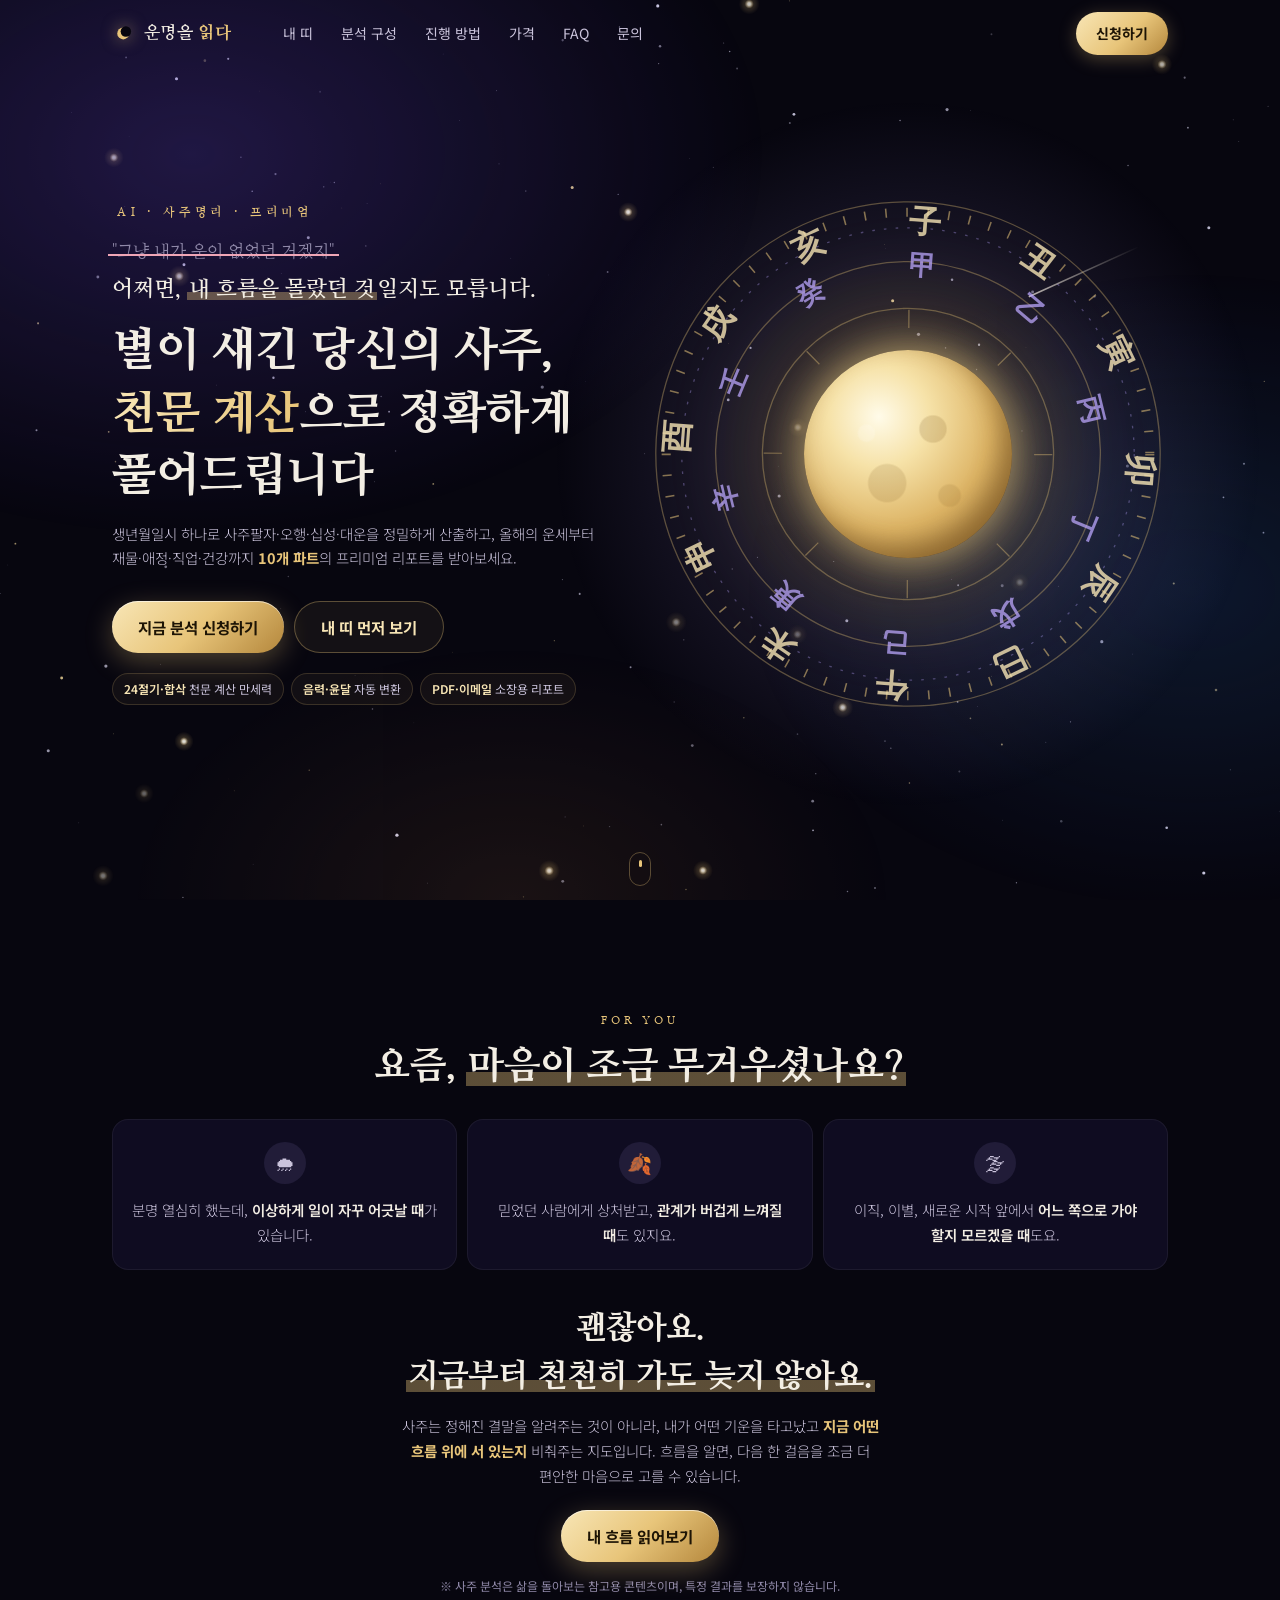
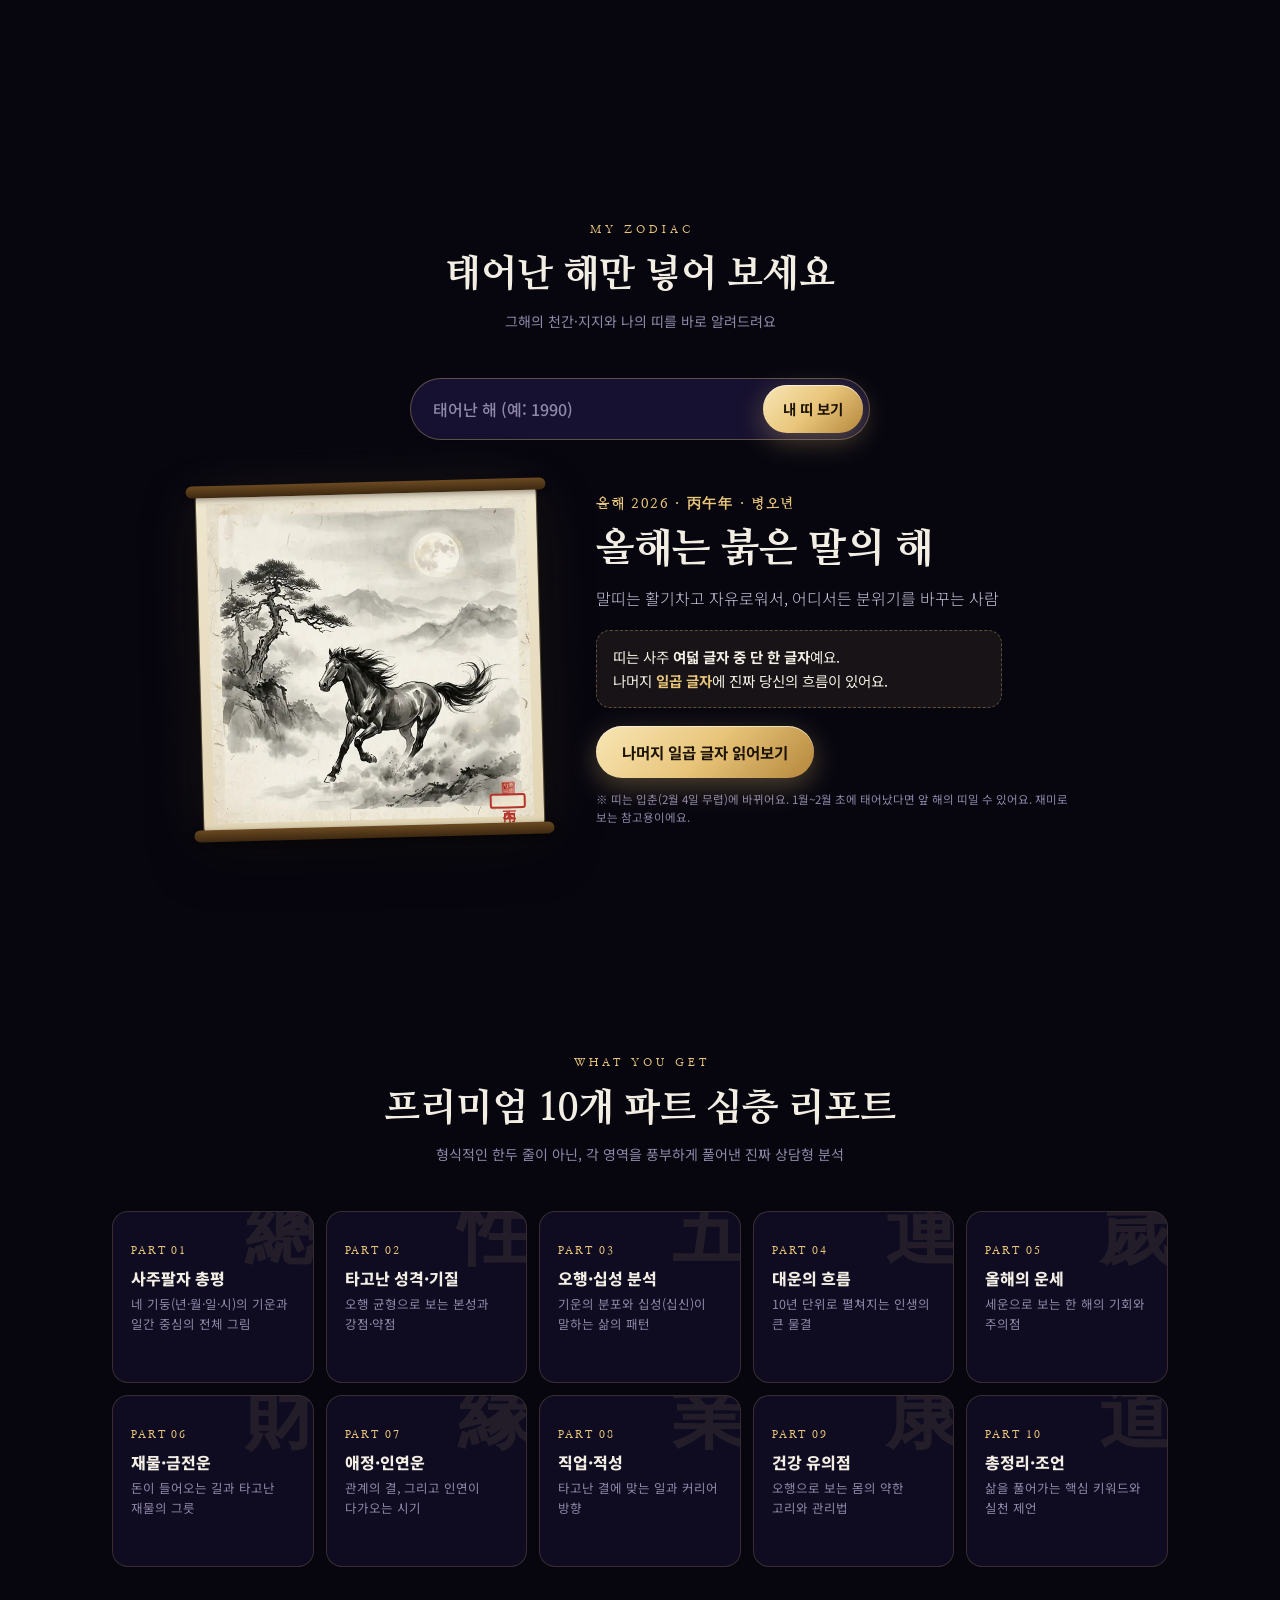
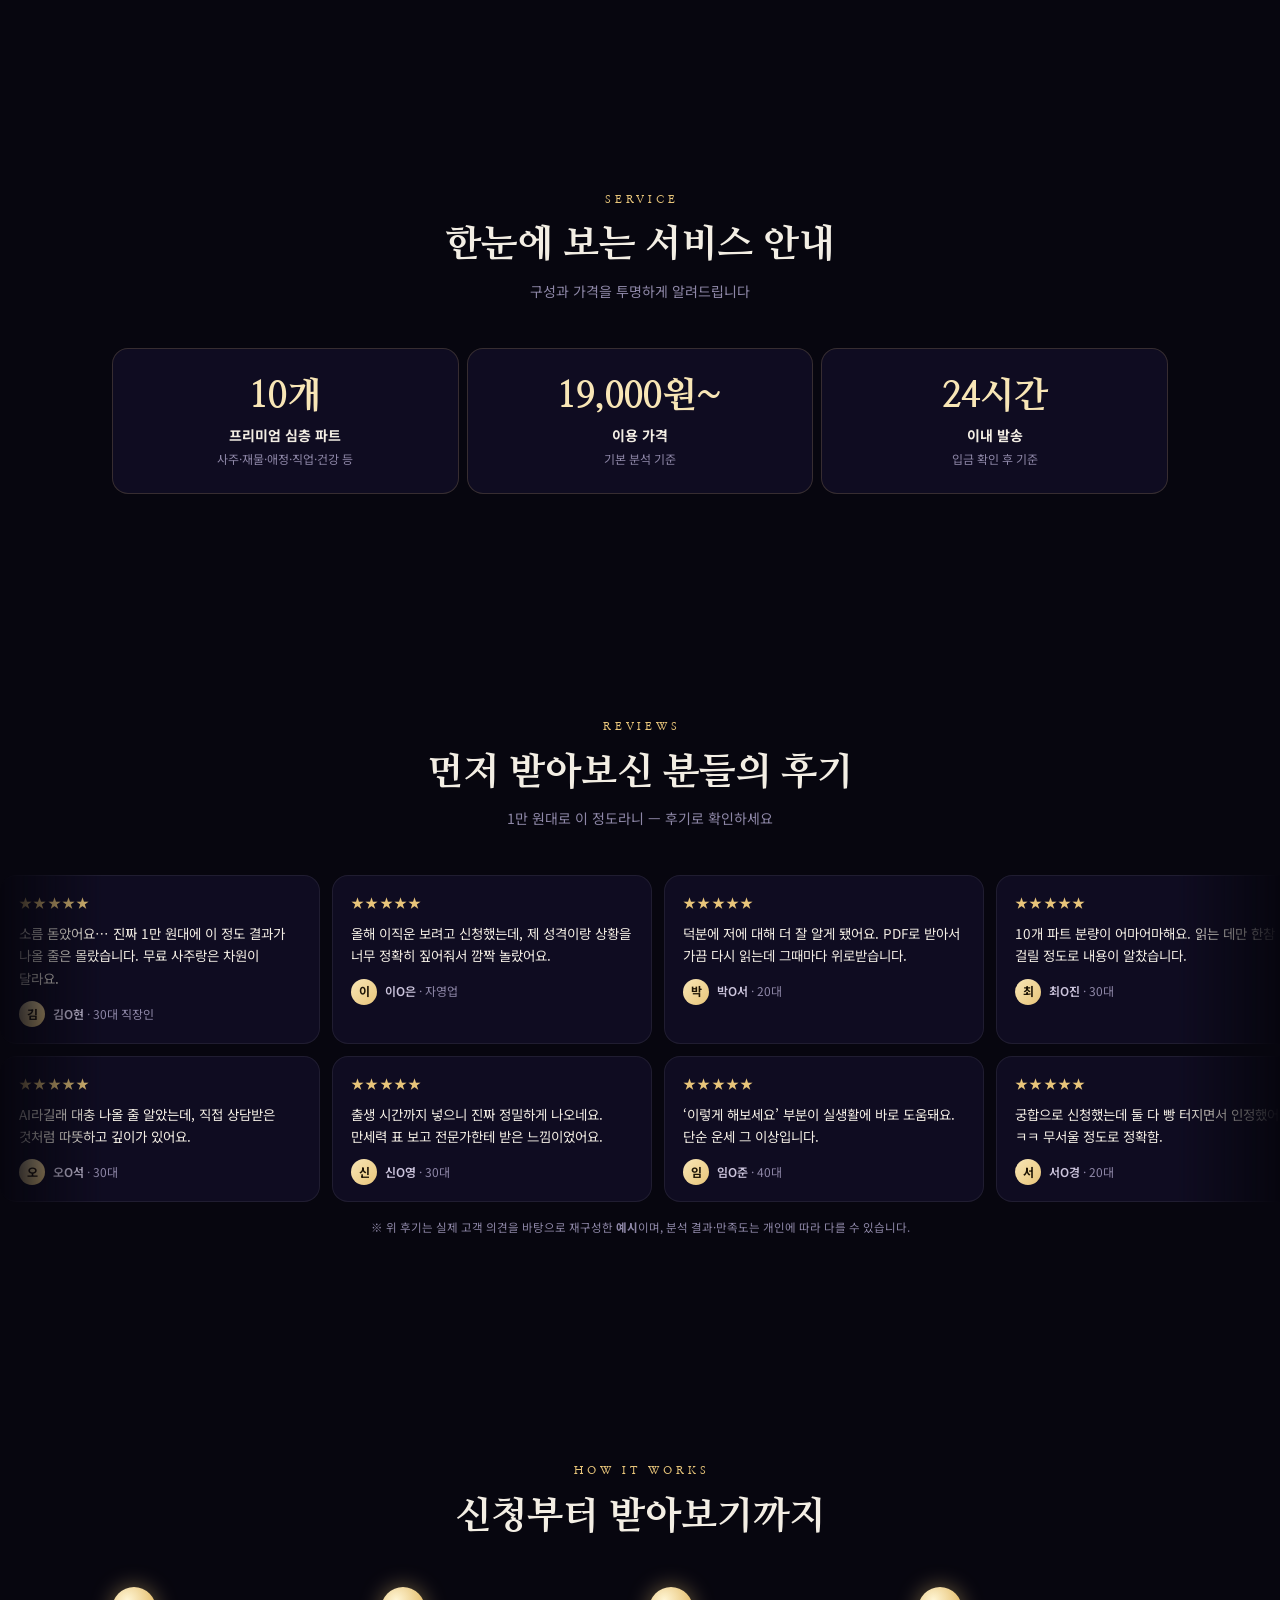
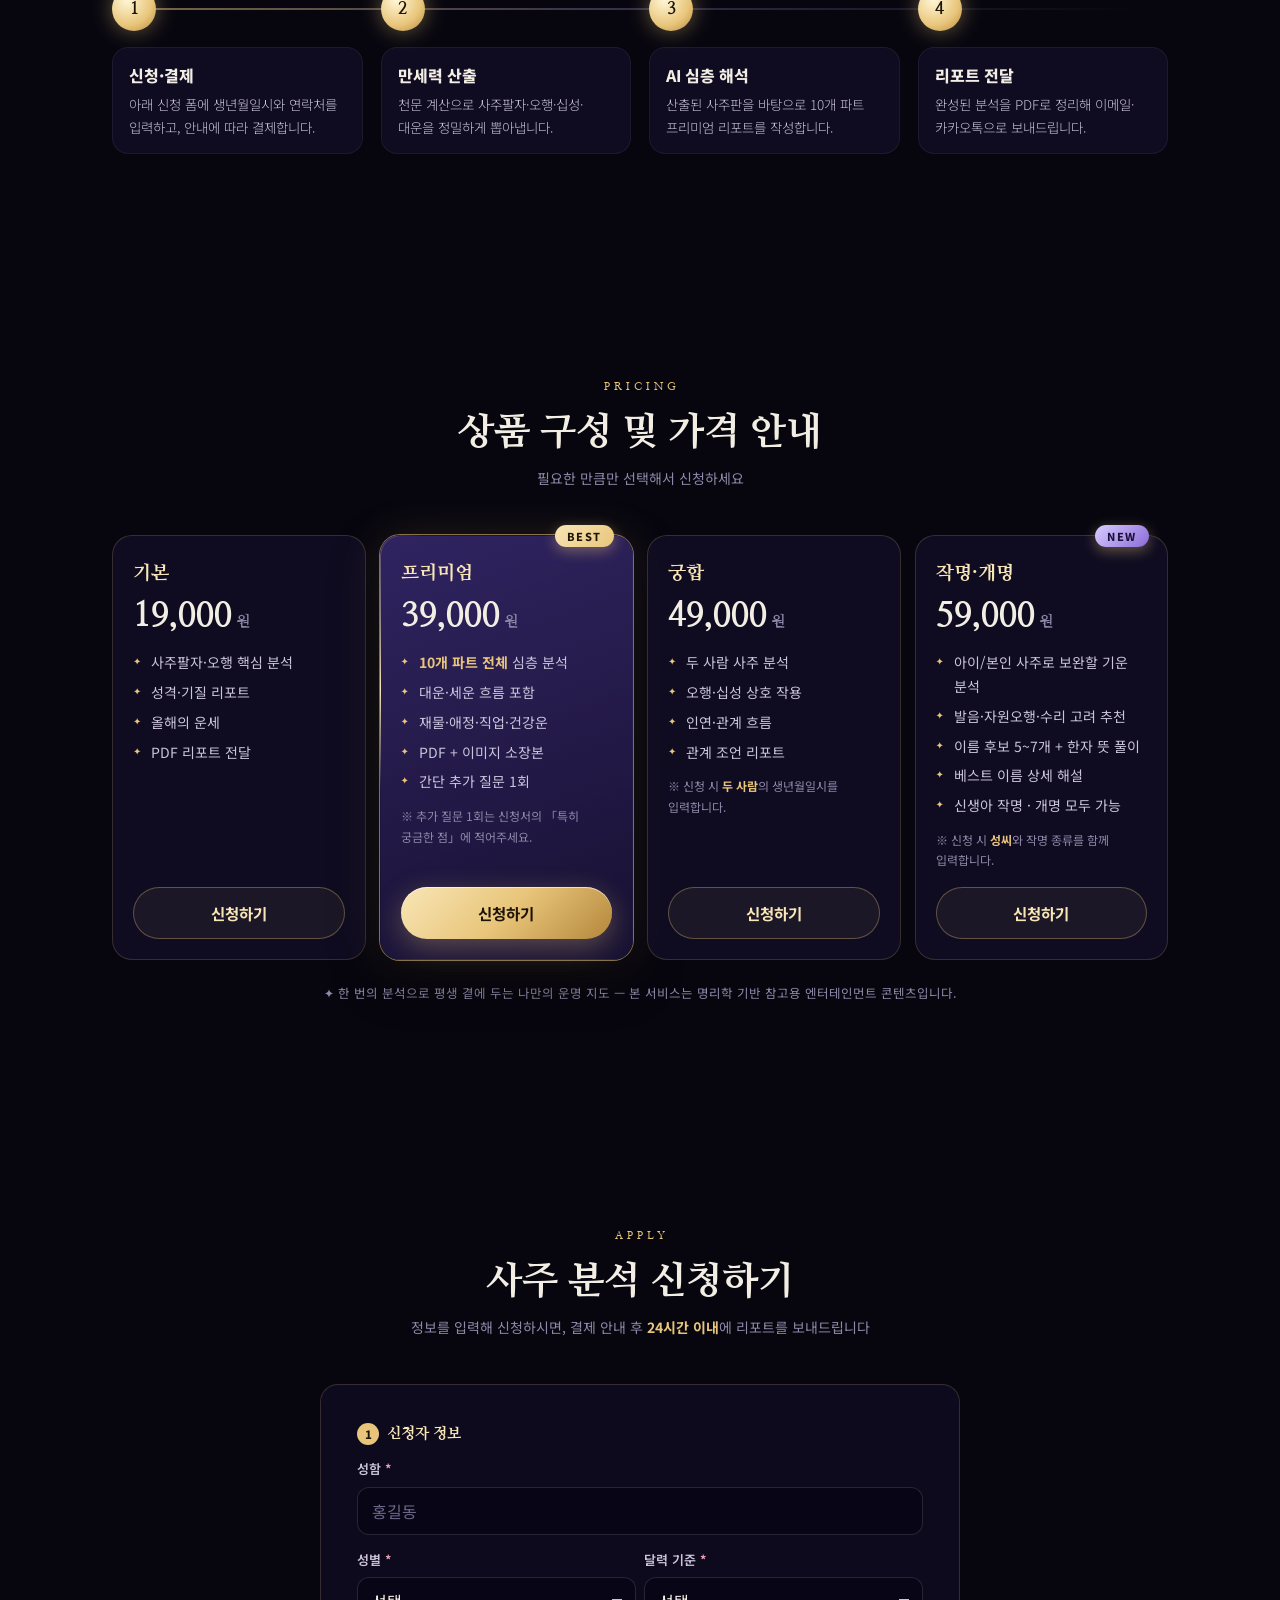
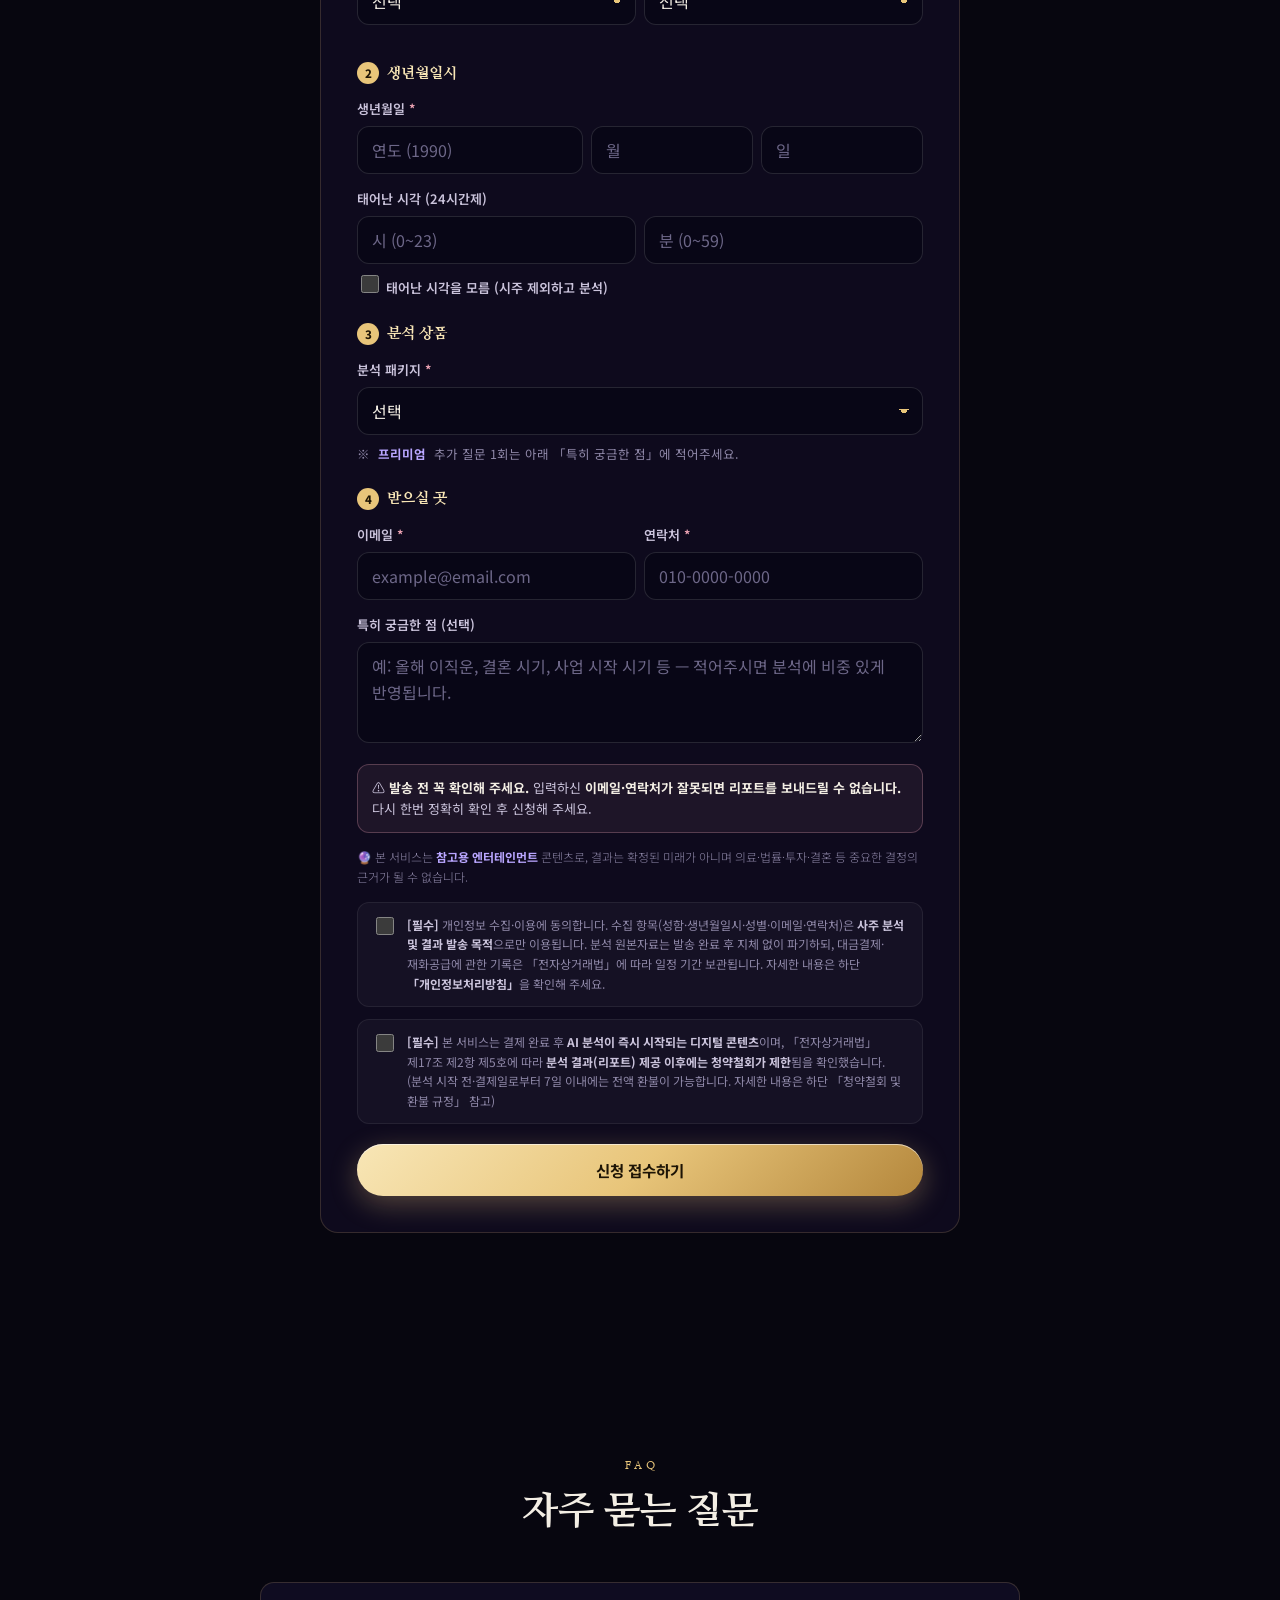
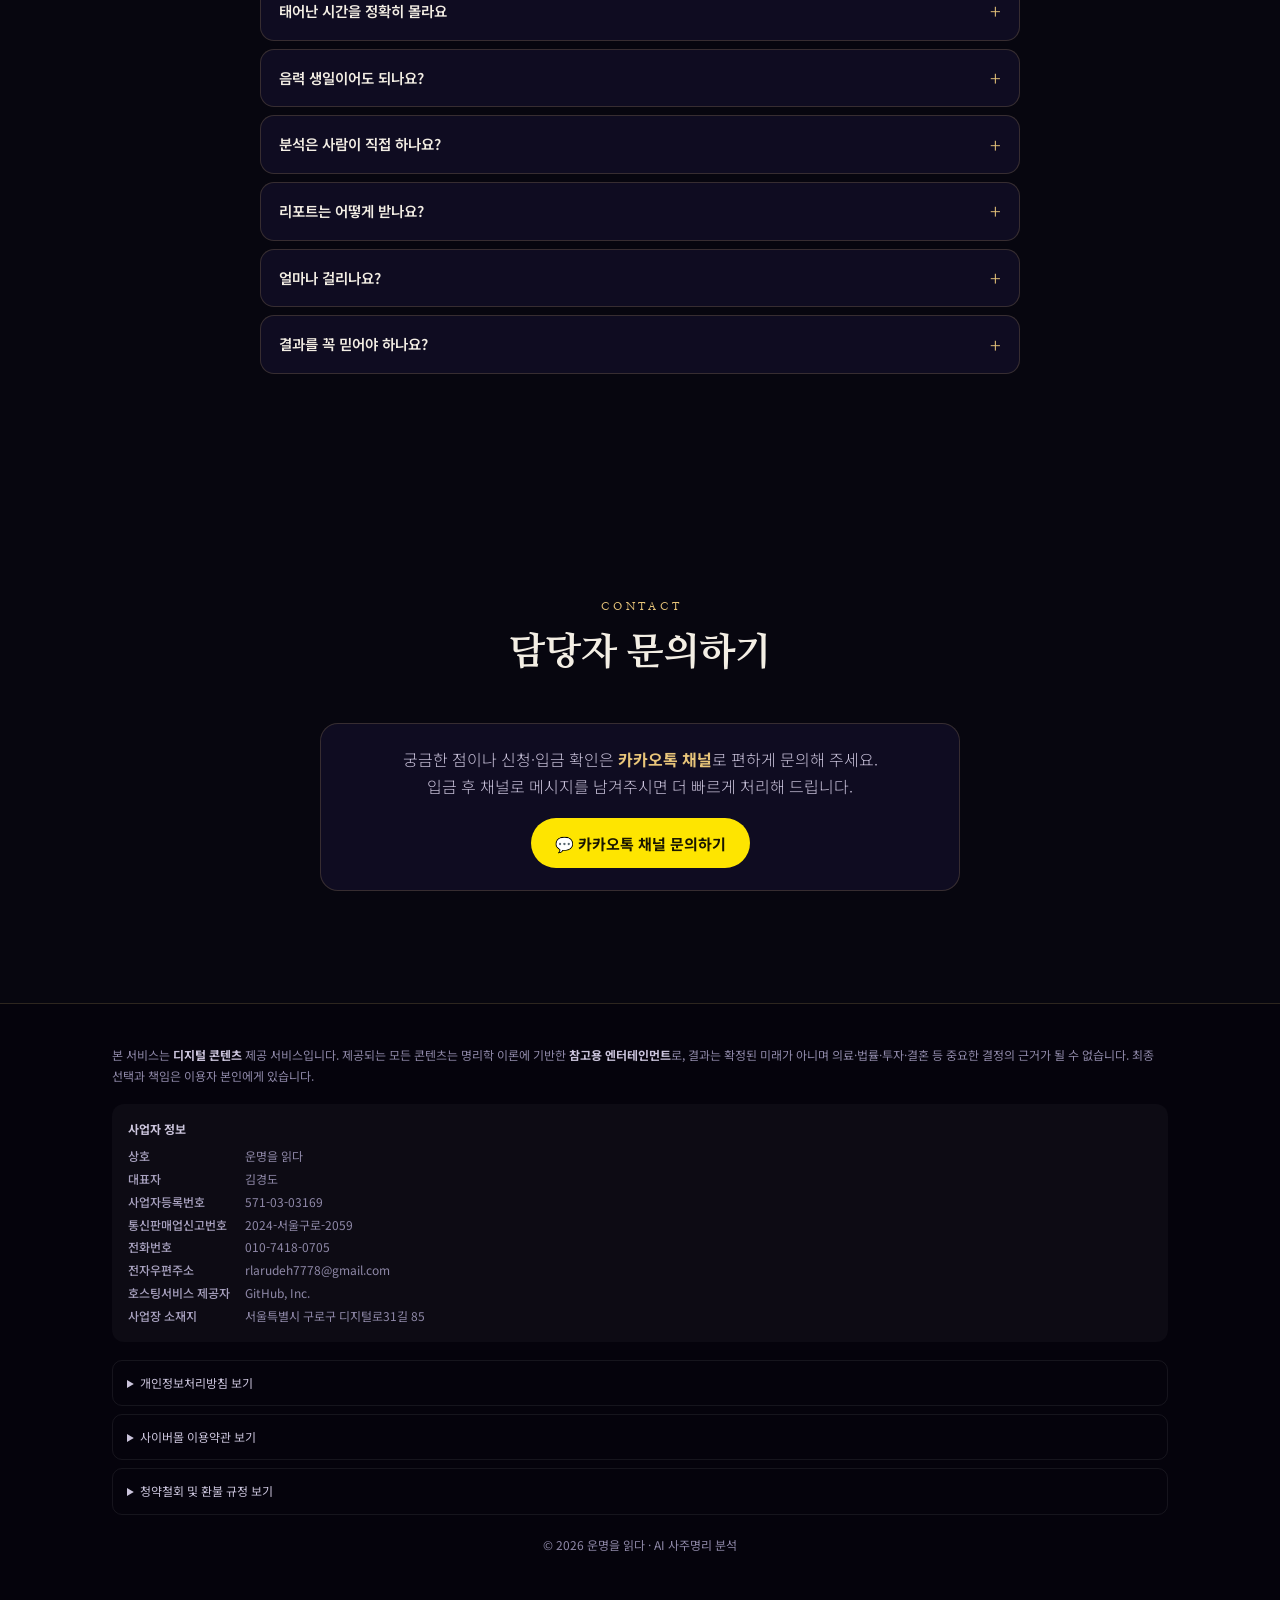
<file: index.html>
<!DOCTYPE html>
<html lang="ko">
<head>
<meta charset="UTF-8">
<meta name="viewport" content="width=device-width,initial-scale=1,viewport-fit=cover">
<title>운명을 읽다 · AI 사주명리 프리미엄 분석 | 사주팔자 리포트 19,000원부터</title>
<meta name="description" content="생년월일시 하나로 받아보는 나만의 프리미엄 사주 리포트. 천문 만세력 + AI 심층 해석으로 연애·재물·직업·건강운까지. 입금 확인 후 24시간 이내 발송, 19,000원부터.">
<link rel="canonical" href="https://ruf.co.kr/">
<meta name="theme-color" content="#07060f">
<meta name="color-scheme" content="dark">
<link rel="icon" href="/favicon.svg" type="image/svg+xml">
<link rel="apple-touch-icon" href="/apple-touch-icon.png">

<!-- 링크 미리보기(Open Graph / Twitter) -->
<meta property="og:type" content="website">
<meta property="og:locale" content="ko_KR">
<meta property="og:site_name" content="운명을 읽다">
<meta property="og:title" content="🌙 당신의 운명, 별이 알려드립니다">
<meta property="og:description" content="생년월일시 하나로 받아보는 프리미엄 사주 리포트 — 연애·재물·직업·건강운까지 · 19,000원부터">
<meta property="og:image" content="https://ruf.co.kr/og-image.png">
<meta property="og:image:width" content="1200">
<meta property="og:image:height" content="630">
<meta property="og:url" content="https://ruf.co.kr/">
<meta name="twitter:card" content="summary_large_image">
<meta name="twitter:title" content="🌙 당신의 운명, 별이 알려드립니다">
<meta name="twitter:description" content="생년월일시 하나로 받아보는 프리미엄 사주 리포트 — 19,000원부터">
<meta name="twitter:image" content="https://ruf.co.kr/og-image.png">

<link rel="preconnect" href="https://fonts.googleapis.com">
<link rel="preconnect" href="https://fonts.gstatic.com" crossorigin>
<link href="https://fonts.googleapis.com/css2?family=Nanum+Myeongjo:wght@400;700;800&family=Noto+Sans+KR:wght@300;400;500;700;900&display=swap" rel="stylesheet">
<script>
/* 처음 들어온 사람에게만 인트로(같은 창에서 다시 오면·주소에 #… 이 있으면·움직임 줄이기면 건너뜀) */
(function(h){h.className+=' js';try{if(!matchMedia('(prefers-reduced-motion: reduce)').matches&&!location.hash&&!sessionStorage.getItem('rufIntro'))h.className+=' is-intro';}catch(e){}})(document.documentElement);
</script>
<link rel="stylesheet" href="/assets/site.css?v=d9610079">
<script src="/assets/site.js?v=1f3062b8" defer></script>
<script type="application/ld+json">
{"@context":"https://schema.org","@graph":[
{"@type":"Organization","@id":"https://ruf.co.kr/#org","name":"운명을 읽다","url":"https://ruf.co.kr/","logo":"https://ruf.co.kr/icon-512.png","email":"rlarudeh7778@gmail.com","telephone":"+82-10-7418-0705","sameAs":["http://pf.kakao.com/_gdCGX"]},
{"@type":"Service","name":"AI 사주명리 프리미엄 분석","serviceType":"사주팔자 분석 리포트","provider":{"@id":"https://ruf.co.kr/#org"},"areaServed":"KR","url":"https://ruf.co.kr/",
 "description":"천문 계산 만세력으로 사주팔자·오행·십성·대운을 산출하고 AI 심층 해석으로 10개 파트 리포트를 PDF로 보내드립니다.",
 "offers":[
  {"@type":"Offer","name":"기본","price":"19000","priceCurrency":"KRW","url":"https://ruf.co.kr/#price"},
  {"@type":"Offer","name":"프리미엄 10파트","price":"39000","priceCurrency":"KRW","url":"https://ruf.co.kr/#price"},
  {"@type":"Offer","name":"궁합","price":"49000","priceCurrency":"KRW","url":"https://ruf.co.kr/#price"},
  {"@type":"Offer","name":"작명·개명","price":"59000","priceCurrency":"KRW","url":"https://ruf.co.kr/#price"}]},
{"@type":"FAQPage","mainEntity":[
  {"@type":"Question","name":"태어난 시간을 정확히 몰라요","acceptedAnswer":{"@type":"Answer","text":"시간 없이도 년·월·일 기둥 기반으로 분석은 가능합니다. 다만 시주(時柱)와 일부 해석의 정밀도가 낮아지니, 가능하면 출생 시각을 함께 알려주세요."}},
  {"@type":"Question","name":"음력 생일이어도 되나요?","acceptedAnswer":{"@type":"Answer","text":"네. 양력·음력(윤달 포함) 모두 신청 시 구분만 알려주시면 자동으로 변환해 정확히 계산합니다."}},
  {"@type":"Question","name":"분석은 사람이 직접 하나요?","acceptedAnswer":{"@type":"Answer","text":"천문 계산으로 사주판을 산출한 뒤 AI가 심층 해석을 작성하고, 운영자가 검토해 전달하는 방식입니다."}},
  {"@type":"Question","name":"리포트는 어떻게 받나요?","acceptedAnswer":{"@type":"Answer","text":"완성된 분석을 PDF로 정리해 이메일 또는 카카오톡으로 보내드립니다."}},
  {"@type":"Question","name":"얼마나 걸리나요?","acceptedAnswer":{"@type":"Answer","text":"결제가 확인되면 24시간 이내에 보내드립니다. 정확한 안내는 신청 후 연락 채널에서 다시 드립니다."}},
  {"@type":"Question","name":"결과를 꼭 믿어야 하나요?","acceptedAnswer":{"@type":"Answer","text":"본 서비스는 명리학 이론에 기반한 참고용 엔터테인먼트 콘텐츠입니다. 결과는 확정된 미래가 아니라 삶의 참고 자료이며, 의료·법률·투자·결혼 등 중요한 결정의 근거로 삼지 마세요."}}]}
]}
</script>
</head>
<body>
<canvas id="sky" aria-hidden="true"></canvas>
<div class="nebula" aria-hidden="true"><i></i><i></i><i></i></div>

<!-- 인트로: 별이 떠다니다 달 자리에서 빛이 번지며 메인이 드러남 (시간표는 site.js 의 INTRO 한 곳) -->
<div id="intro" aria-hidden="true">
  <div class="intro-veil"></div>
  <div class="intro-copy">
    <svg class="intro-mark" viewBox="0 0 64 64" aria-hidden="true"><circle cx="30" cy="33" r="16" fill="currentColor"/><circle cx="37" cy="28" r="14" fill="#07060f"/></svg>
    <p class="intro-k">運命 · 운명을 읽다</p>
    <p class="intro-t"><span>오늘 밤,</span> <span>당신의 별이</span> <span>말을 걸어옵니다</span></p>
  </div>
  <div class="bloom"><i class="bloom-core"></i><i class="bloom-ring"></i><i class="bloom-wave"></i></div>
  <button class="intro-skip" type="button">건너뛰기</button>
</div>

<div class="page">
<nav class="nav" id="nav"><div class="wrap nav-in">
  <a class="brand" href="#top" aria-label="운명을 읽다 처음으로">
    <svg class="brand-mark" viewBox="0 0 64 64" aria-hidden="true"><circle cx="30" cy="33" r="16" fill="currentColor"/><circle cx="37" cy="28" r="14" fill="#07060f"/></svg>
    <span>운명을 <b>읽다</b></span>
  </a>
  <div class="nlinks">
    <a href="#ddi">내 띠</a>
    <a href="#what">분석 구성</a>
    <a href="#how">진행 방법</a>
    <a href="#price">가격</a>
    <a href="#faq">FAQ</a>
    <a href="#contact">문의</a>
  </div>
  <a href="#apply" class="nav-cta">신청하기</a>
</div></nav>

<main id="top">
<header class="hero" id="hero">
  <div class="wrap hero-in">
    <div class="hero-art" aria-hidden="true">
      <div class="halo"></div>
      <svg class="ring ring-out" viewBox="0 0 400 400">
        <defs><path id="rp-out" d="M200,30 a170,170 0 1,1 -0.01,0"/></defs>
        <circle cx="200" cy="200" r="194" class="r-line"/>
        <circle cx="200" cy="200" r="186" class="r-tick"/>
        <circle cx="200" cy="200" r="148" class="r-line"/>
        <text class="r-han"><textPath href="#rp-out" textLength="1004" lengthAdjust="spacing">子丑寅卯辰巳午未申酉戌亥</textPath></text>
      </svg>
      <svg class="ring ring-in" viewBox="0 0 400 400">
        <defs><path id="rp-in" d="M200,62 a138,138 0 1,1 -0.01,0"/></defs>
        <circle cx="200" cy="200" r="174" class="r-dash"/>
        <text class="r-han r-han-s"><textPath href="#rp-in" textLength="801" lengthAdjust="spacing">甲乙丙丁戊己庚辛壬癸</textPath></text>
        <circle cx="200" cy="200" r="112" class="r-line"/>
        <circle cx="200" cy="200" r="104" class="r-spoke"/>
      </svg>
      <div class="moon"><i></i></div>
    </div>

    <div class="hero-copy">
      <p class="eyebrow">AI · 사주명리 · 프리미엄</p>
      <div class="hook">
        <p class="h-old">"그냥 내가 운이 없었던 거겠지"</p>
        <p class="h-new">어쩌면, <span class="mk">내 흐름을 몰랐던 것</span>일지도 모릅니다.</p>
      </div>
      <h1><span class="pc-only">별이 새긴 당신의 사주,<br><span class="gold-t">천문 계산</span>으로 정확하게 풀어드립니다</span><span class="m-only">별이 새긴 내 사주,<br><span class="gold-t">정확하게</span> 읽어드려요</span></h1>
      <p class="sub pc-only">생년월일시 하나로 사주팔자·오행·십성·대운을 정밀하게 산출하고, 올해의 운세부터 재물·애정·직업·건강까지 <b class="gold">10개 파트</b>의 프리미엄 리포트를 받아보세요.</p>
      <div class="cta-row">
        <a href="#apply" class="btn btn-gold">지금 분석 신청하기</a>
        <a href="#ddi" class="btn btn-ghost">내 띠 먼저 보기</a>
      </div>
      <div class="trust">
        <span class="chip"><span class="pc-only"><b>24절기·합삭</b> 천문 계산 만세력</span><span class="m-only"><b>천문</b> 만세력</span></span>
        <span class="chip"><span class="pc-only"><b>음력·윤달</b> 자동 변환</span><span class="m-only"><b>음력·윤달</b> OK</span></span>
        <span class="chip"><span class="pc-only"><b>PDF·이메일</b> 소장용 리포트</span><span class="m-only"><b>PDF</b> 소장</span></span>
      </div>
    </div>
  </div>
  <a class="scroll-cue" href="#comfort" aria-label="아래로"><i></i></a>
</header>

<section class="sec comfort" id="comfort"><div class="wrap">
  <div class="cf-head" data-rv><small><span class="pc-only">FOR YOU</span><span class="m-only ch">01 · 요즘 당신</span></small><h2>요즘, <span class="mk">마음이 조금 무거우셨나요?</span></h2></div>
  <div class="cf-list">
    <div class="cf-card" data-rv><span class="cf-ic">🌧</span><b class="cf-key m-only">자꾸<br>어긋나는 일</b><p class="pc-only">분명 열심히 했는데, <b>이상하게 일이 자꾸 어긋날 때</b>가 있습니다.</p></div>
    <div class="cf-card" data-rv><span class="cf-ic">🍂</span><b class="cf-key m-only">버거운<br>관계</b><p class="pc-only">믿었던 사람에게 상처받고, <b>관계가 버겁게 느껴질 때</b>도 있지요.</p></div>
    <div class="cf-card" data-rv><span class="cf-ic">🌫</span><b class="cf-key m-only">어디로 갈지<br>모를 때</b><p class="pc-only">이직, 이별, 새로운 시작 앞에서 <b>어느 쪽으로 가야 할지 모르겠을 때</b>도요.</p></div>
  </div>
  <div class="cf-close" data-rv>
    <p class="big">괜찮아요.<br><span class="mk">지금부터 천천히 가도 늦지 않아요.</span></p>
    <p class="cf-m m-only">사주는 정해진 결말이 아니라<br><b class="gold">지금 내 흐름</b>을 비추는 지도예요.</p>
    <p class="cf-p pc-only">사주는 정해진 결말을 알려주는 것이 아니라, 내가 어떤 기운을 타고났고 <b class="gold">지금 어떤 흐름 위에 서 있는지</b> 비춰주는 지도입니다. 흐름을 알면, 다음 한 걸음을 조금 더 편안한 마음으로 고를 수 있습니다.</p>
    <a href="#apply" class="btn btn-gold pc-only">내 흐름 읽어보기</a>
    <a href="#ddi" class="btn btn-gold m-only">먼저, 내 띠부터 보기</a>
    <p class="fine pc-only">※ 사주 분석은 삶을 돌아보는 참고용 콘텐츠이며, 특정 결과를 보장하지 않습니다.</p>
  </div>
</div></section>

<section class="sec ddi" id="ddi"><div class="wrap">
  <div class="stitle" data-rv>
    <p class="k"><span class="pc-only">MY ZODIAC</span><span class="m-only ch">02 · 내 띠</span></p>
    <h2>태어난 해만 넣어 보세요</h2>
    <p class="pc-only">그해의 천간·지지와 나의 띠를 바로 알려드려요</p>
  </div>
  <div class="ddi-box" data-rv>
    <form class="ddi-form" id="ddiForm" novalidate>
      <label for="ddiYear" class="sr">태어난 해</label>
      <input id="ddiYear" type="number" inputmode="numeric" min="1900" max="2100" placeholder="태어난 해 (예: 1990)" autocomplete="bday-year">
      <button class="btn btn-gold" type="submit">내 띠 보기</button>
    </form>
    <p class="ddi-err" id="ddiErr" role="alert"></p>
    <div class="ddi-card" id="ddiCard" aria-live="polite">
      <figure class="ddi-pic"><img id="ddiImg" alt="" width="560" height="560" decoding="async"><figcaption class="ddi-seal" id="ddiSeal"></figcaption></figure>
      <div class="ddi-info">
        <p class="ddi-gz" id="ddiGz"></p>
        <h3 class="ddi-name" id="ddiName"></h3>
        <p class="ddi-trait" id="ddiTrait"></p>
        <p class="ddi-hook"><span class="pc-only">띠는 사주 <b>여덟 글자 중 단 한 글자</b>예요.<br>나머지 <b class="gold">일곱 글자</b>에 진짜 당신의 흐름이 있어요.</span><span class="m-only">띠는 사주 <b>8글자 중 1글자</b>.<br>나머지 <b class="gold">7글자</b>가 진짜 나예요.</span></p>
        <a class="btn btn-gold" href="#apply" id="ddiGo">나머지 일곱 글자 읽어보기</a>
        <p class="ddi-note m-only">※ 입춘(2/4) 전 생일은 앞 해 띠 · 재미로 보는 참고용</p>
        <p class="ddi-note pc-only">※ 띠는 입춘(2월 4일 무렵)에 바뀌어요. 1월~2월 초에 태어났다면 앞 해의 띠일 수 있어요. 재미로 보는 참고용이에요.</p>
      </div>
    </div>
  </div>
</div></section>

<section class="sec what" id="what"><div class="wrap">
  <div class="stitle" data-rv>
    <p class="k"><span class="pc-only">WHAT YOU GET</span><span class="m-only ch">03 · 내 리포트</span></p>
    <h2><span class="pc-only">프리미엄 10개 파트 심층 리포트</span><span class="m-only">그 일곱 글자를<br><span class="gold-t">10가지 이야기</span>로 풀어요</span></h2>
    <p class="pc-only">형식적인 한두 줄이 아닌, 각 영역을 풍부하게 풀어낸 진짜 상담형 분석</p>
  </div>
  <div class="parts">
    <div class="part" data-rv><span class="p-han">總</span><b class="p-key m-only">총평</b><span class="p-no">PART 01</span><h3>사주팔자 총평</h3><p>네 기둥(년·월·일·시)의 기운과 일간 중심의 전체 그림</p></div>
    <div class="part" data-rv><span class="p-han">性</span><b class="p-key m-only">성격</b><span class="p-no">PART 02</span><h3>타고난 성격·기질</h3><p>오행 균형으로 보는 본성과 강점·약점</p></div>
    <div class="part" data-rv><span class="p-han">五</span><b class="p-key m-only">오행</b><span class="p-no">PART 03</span><h3>오행·십성 분석</h3><p>기운의 분포와 십성(십신)이 말하는 삶의 패턴</p></div>
    <div class="part" data-rv><span class="p-han">運</span><b class="p-key m-only">대운</b><span class="p-no">PART 04</span><h3>대운의 흐름</h3><p>10년 단위로 펼쳐지는 인생의 큰 물결</p></div>
    <div class="part" data-rv><span class="p-han">歲</span><b class="p-key m-only">올해</b><span class="p-no">PART 05</span><h3>올해의 운세</h3><p>세운으로 보는 한 해의 기회와 주의점</p></div>
    <div class="part" data-rv><span class="p-han">財</span><b class="p-key m-only">재물</b><span class="p-no">PART 06</span><h3>재물·금전운</h3><p>돈이 들어오는 길과 타고난 재물의 그릇</p></div>
    <div class="part" data-rv><span class="p-han">緣</span><b class="p-key m-only">인연</b><span class="p-no">PART 07</span><h3>애정·인연운</h3><p>관계의 결, 그리고 인연이 다가오는 시기</p></div>
    <div class="part" data-rv><span class="p-han">業</span><b class="p-key m-only">직업</b><span class="p-no">PART 08</span><h3>직업·적성</h3><p>타고난 결에 맞는 일과 커리어 방향</p></div>
    <div class="part" data-rv><span class="p-han">康</span><b class="p-key m-only">건강</b><span class="p-no">PART 09</span><h3>건강 유의점</h3><p>오행으로 보는 몸의 약한 고리와 관리법</p></div>
    <div class="part" data-rv><span class="p-han">道</span><b class="p-key m-only">조언</b><span class="p-no">PART 10</span><h3>총정리·조언</h3><p>삶을 풀어가는 핵심 키워드와 실천 제언</p></div>
  </div>
  <div class="part-say m-only" id="partSay" aria-live="polite"><b id="partSayT"></b><p id="partSayP"></p></div>
</div></section>

<section class="sec stats" id="stats"><div class="wrap">
  <div class="stitle pc-only" data-rv>
    <p class="k">SERVICE</p>
    <h2>한눈에 보는 서비스 안내</h2>
    <p>구성과 가격을 투명하게 알려드립니다</p>
  </div>
  <div class="stats-grid">
    <div class="stat" data-rv><div class="snum" data-target="10" data-suffix="개">10개</div><div class="slab">프리미엄 심층 파트</div><div class="ssub">사주·재물·애정·직업·건강 등</div></div>
    <div class="stat" data-rv><div class="snum" data-target="19000" data-suffix="원~">19,000원~</div><div class="slab">이용 가격</div><div class="ssub">기본 분석 기준</div></div>
    <div class="stat" data-rv><div class="snum" data-target="24" data-suffix="시간">24시간</div><div class="slab">이내 발송</div><div class="ssub">입금 확인 후 기준</div></div>
  </div>
</div></section>

<section class="sec reviews" id="reviews">
  <div class="wrap">
    <div class="stitle" data-rv>
      <p class="k"><span class="pc-only">REVIEWS</span><span class="m-only ch">04 · 후기</span></p>
      <h2><span class="pc-only">먼저 받아보신 분들의 후기</span><span class="m-only">1만 원대인데<br><span class="gold-t">이런 반응</span>이에요</span></h2>
      <p class="pc-only">1만 원대로 이 정도라니 — 후기로 확인하세요</p>
    </div>
  </div>
  <div class="rev-rows">
    <div class="rev-row r1">
      <div class="rev"><div class="stars">★★★★★</div><p class="rtext">소름 돋았어요… 진짜 1만 원대에 이 정도 결과가 나올 줄은 몰랐습니다. 무료 사주랑은 차원이 달라요.</p><div class="rmeta"><div class="rav">김</div><div class="rname"><b>김O현</b> · 30대 직장인</div></div></div>
      <div class="rev"><div class="stars">★★★★★</div><p class="rtext">올해 이직운 보려고 신청했는데, 제 성격이랑 상황을 너무 정확히 짚어줘서 깜짝 놀랐어요.</p><div class="rmeta"><div class="rav">이</div><div class="rname"><b>이O은</b> · 자영업</div></div></div>
      <div class="rev"><div class="stars">★★★★★</div><p class="rtext">덕분에 저에 대해 더 잘 알게 됐어요. PDF로 받아서 가끔 다시 읽는데 그때마다 위로받습니다.</p><div class="rmeta"><div class="rav">박</div><div class="rname"><b>박O서</b> · 20대</div></div></div>
      <div class="rev"><div class="stars">★★★★★</div><p class="rtext">10개 파트 분량이 어마어마해요. 읽는 데만 한참 걸릴 정도로 내용이 알찼습니다.</p><div class="rmeta"><div class="rav">최</div><div class="rname"><b>최O진</b> · 30대</div></div></div>
      <div class="rev"><div class="stars">★★★★★</div><p class="rtext">반신반의하며 결제했는데… 읽다가 눈물 났어요. 그동안 힘들었던 이유가 사주에 다 있더라고요.</p><div class="rmeta"><div class="rav">정</div><div class="rname"><b>정O아</b> · 40대</div></div></div>
      <div class="rev"><div class="stars">★★★★★</div><p class="rtext">어려운 한자도 쉽게 풀어줘서 술술 읽혀요. 만족스러워서 부모님 것도 바로 신청했습니다.</p><div class="rmeta"><div class="rav">한</div><div class="rname"><b>한O우</b> · 40대</div></div></div>
      <div class="rev"><div class="stars">★★★★★</div><p class="rtext">재물운 시기 알려준 게 신기하게 맞아떨어져서 소름. 친구들한테 전부 추천했어요.</p><div class="rmeta"><div class="rav">윤</div><div class="rname"><b>윤O림</b> · 30대</div></div></div>
      <div class="rev"><div class="stars">★★★★★</div><p class="rtext">결혼 시기랑 배우자 특징이 너무 디테일해서 놀랐어요. 돈이 하나도 안 아까운 리포트.</p><div class="rmeta"><div class="rav">강</div><div class="rname"><b>강O비</b> · 20대</div></div></div>
    </div>
    <div class="rev-row r2">
      <div class="rev"><div class="stars">★★★★★</div><p class="rtext">AI라길래 대충 나올 줄 알았는데, 직접 상담받은 것처럼 따뜻하고 깊이가 있어요.</p><div class="rmeta"><div class="rav">오</div><div class="rname"><b>오O석</b> · 30대</div></div></div>
      <div class="rev"><div class="stars">★★★★★</div><p class="rtext">출생 시간까지 넣으니 진짜 정밀하게 나오네요. 만세력 표 보고 전문가한테 받은 느낌이었어요.</p><div class="rmeta"><div class="rav">신</div><div class="rname"><b>신O영</b> · 30대</div></div></div>
      <div class="rev"><div class="stars">★★★★★</div><p class="rtext">‘이렇게 해보세요’ 부분이 실생활에 바로 도움돼요. 단순 운세 그 이상입니다.</p><div class="rmeta"><div class="rav">임</div><div class="rname"><b>임O준</b> · 40대</div></div></div>
      <div class="rev"><div class="stars">★★★★★</div><p class="rtext">궁합으로 신청했는데 둘 다 빵 터지면서 인정했어요 ㅋㅋ 무서울 정도로 정확함.</p><div class="rmeta"><div class="rav">서</div><div class="rname"><b>서O경</b> · 20대</div></div></div>
      <div class="rev"><div class="stars">★★★★★</div><p class="rtext">친구 선물용으로 사주 신청했더니 감동이라고 난리났어요. 센스 있는 선물로 강추!</p><div class="rmeta"><div class="rav">문</div><div class="rname"><b>문O희</b> · 30대</div></div></div>
      <div class="rev"><div class="stars">★★★★★</div><p class="rtext">건강 유의점에서 평소 약한 부분을 정확히 짚어줘서 깜짝 놀랐어요. 관리 시작했습니다.</p><div class="rmeta"><div class="rav">조</div><div class="rname"><b>조O민</b> · 50대</div></div></div>
      <div class="rev"><div class="stars">★★★★★</div><p class="rtext">아이 작명도 사주 보고 추천해줘서 너무 만족해요. 이름 후보 풀이까지 완벽했습니다.</p><div class="rmeta"><div class="rav">배</div><div class="rname"><b>배O맘</b> · 30대</div></div></div>
      <div class="rev"><div class="stars">★★★★★</div><p class="rtext">1만 원대가 미안할 정도의 퀄리티예요. 결과 받자마자 후기 남기러 달려왔습니다.</p><div class="rmeta"><div class="rav">노</div><div class="rname"><b>노O찬</b> · 20대</div></div></div>
    </div>
  </div>
  <div class="wrap"><p class="rev-disc">※ 위 후기는 실제 고객 의견을 바탕으로 재구성한 <b>예시</b>이며, 분석 결과·만족도는 개인에 따라 다를 수 있습니다.</p></div>
</section>


<section class="sec how" id="how"><div class="wrap">
  <div class="stitle" data-rv>
    <p class="k"><span class="pc-only">HOW IT WORKS</span><span class="m-only ch">05 · 받는 법</span></p>
    <h2><span class="pc-only">신청부터 받아보기까지</span><span class="m-only">받는 건,<br><span class="gold-t">4단계</span>면 끝</span></h2>
  </div>
  <ol class="steps">
    <li class="step" data-rv><span class="s-no">1</span><div><h3>신청·결제</h3><p>아래 신청 폼에 생년월일시와 연락처를 입력하고, 안내에 따라 결제합니다.</p></div></li>
    <li class="step" data-rv><span class="s-no">2</span><div><h3>만세력 산출</h3><p>천문 계산으로 사주팔자·오행·십성·대운을 정밀하게 뽑아냅니다.</p></div></li>
    <li class="step" data-rv><span class="s-no">3</span><div><h3>AI 심층 해석</h3><p>산출된 사주판을 바탕으로 10개 파트 프리미엄 리포트를 작성합니다.</p></div></li>
    <li class="step" data-rv><span class="s-no">4</span><div><h3>리포트 전달</h3><p>완성된 분석을 PDF로 정리해 이메일·카카오톡으로 보내드립니다.</p></div></li>
  </ol>
</div></section>

<section class="sec price" id="price"><div class="wrap">
  <div class="stitle" data-rv>
    <p class="k"><span class="pc-only">PRICING</span><span class="m-only ch">06 · 가격</span></p>
    <h2><span class="pc-only">상품 구성 및 가격 안내</span><span class="m-only">나에게 맞는 걸로<br><span class="gold-t">골라요</span></span></h2>
    <p class="pc-only">필요한 만큼만 선택해서 신청하세요</p>
  </div>
  <div class="plans">
    <div class="plan" data-rv>
      <h3>기본</h3>
      <div class="pr">19,000<small> 원</small></div>
      <p class="p-one m-only">핵심 분석 + 올해 운세</p>
      <ul>
        <li>사주팔자·오행 핵심 분석</li>
        <li>성격·기질 리포트</li>
        <li>올해의 운세</li>
        <li>PDF 리포트 전달</li>
      </ul>
      <a href="#apply" class="btn btn-ghost" onclick="pickPkg('기본')">신청하기</a>
    </div>
    <div class="plan feat" data-rv>
      <span class="tag">BEST</span>
      <h3>프리미엄</h3>
      <div class="pr">39,000<small> 원</small></div>
      <p class="p-chips m-only"><span>10개 파트 전체</span><span>대운·세운</span><span>재물·애정·직업·건강</span><span>추가 질문 1회</span></p>
      <ul>
        <li><b class="gold">10개 파트 전체</b> 심층 분석</li>
        <li>대운·세운 흐름 포함</li>
        <li>재물·애정·직업·건강운</li>
        <li>PDF + 이미지 소장본</li>
        <li>간단 추가 질문 1회</li>
      </ul>
      <p class="pnote">※ 추가 질문 1회는 신청서의 「특히 궁금한 점」에 적어주세요.</p>
      <a href="#apply" class="btn btn-gold" onclick="pickPkg('프리미엄')">신청하기</a>
    </div>
    <div class="plan" data-rv>
      <h3>궁합</h3>
      <div class="pr">49,000<small> 원</small></div>
      <p class="p-one m-only">두 사람의 인연 흐름</p>
      <ul>
        <li>두 사람 사주 분석</li>
        <li>오행·십성 상호 작용</li>
        <li>인연·관계 흐름</li>
        <li>관계 조언 리포트</li>
      </ul>
      <p class="pnote">※ 신청 시 <b class="gold">두 사람</b>의 생년월일시를 입력합니다.</p>
      <a href="#apply" class="btn btn-ghost" onclick="pickPkg('궁합')">신청하기</a>
    </div>
    <div class="plan" data-rv>
      <span class="tag tag-new">NEW</span>
      <h3>작명·개명</h3>
      <div class="pr">59,000<small> 원</small></div>
      <p class="p-one m-only">이름 후보 5~7개 + 한자 풀이</p>
      <ul>
        <li>아이/본인 사주로 보완할 기운 분석</li>
        <li>발음·자원오행·수리 고려 추천</li>
        <li>이름 후보 5~7개 + 한자 뜻 풀이</li>
        <li>베스트 이름 상세 해설</li>
        <li>신생아 작명 · 개명 모두 가능</li>
      </ul>
      <p class="pnote">※ 신청 시 <b class="gold">성씨</b>와 작명 종류를 함께 입력합니다.</p>
      <a href="#apply" class="btn btn-ghost" onclick="pickPkg('작명')">신청하기</a>
    </div>
  </div>
  <p class="note center pc-only">✦ 한 번의 분석으로 평생 곁에 두는 나만의 운명 지도 — 본 서비스는 명리학 기반 참고용 엔터테인먼트 콘텐츠입니다.</p>
</div></section>

<section class="sec apply" id="apply"><div class="wrap">
  <div class="stitle" data-rv>
    <p class="k"><span class="pc-only">APPLY</span><span class="m-only ch">07 · 신청</span></p>
    <h2><span class="pc-only">사주 분석 신청하기</span><span class="m-only">이제, 내 흐름을<br><span class="gold-t">읽어볼 차례</span>예요</span></h2>
    <p class="m-only">입금 확인 후 <b class="gold">24시간</b> 안에 보내드려요</p>
    <p class="pc-only">정보를 입력해 신청하시면, 결제 안내 후 <b class="gold">24시간 이내</b>에 리포트를 보내드립니다</p>
  </div>

  <div class="card formwrap" id="formCard">
    <form id="sajuForm" autocomplete="on">
      <input type="checkbox" name="botcheck" class="hp" tabindex="-1" aria-hidden="true">

      <p class="fgroup"><span>1</span>신청자 정보</p>
      <div class="form-field">
        <label id="nameLabel" for="nameInput">성함 <i>*</i></label>
        <input name="성함" id="nameInput" required placeholder="홍길동">
        <div class="inline-chk hint-gold" id="nameHint" style="display:none">✦ 아직 이름이 정해지지 않은 <b>신생아 작명</b>은 이 칸을 <b>비우고</b> 제출해 주세요.</div>
      </div>

      <div class="form-row2">
        <div class="form-field">
          <label>성별 <i>*</i></label>
          <select name="성별" required>
            <option value="">선택</option>
            <option>남성</option><option>여성</option>
          </select>
        </div>
        <div class="form-field">
          <label>달력 기준 <i>*</i></label>
          <select name="달력" required>
            <option value="">선택</option>
            <option>양력</option><option>음력(평달)</option><option>음력(윤달)</option>
          </select>
        </div>
      </div>

      <p class="fgroup"><span>2</span>생년월일시</p>
      <div class="form-field">
        <label>생년월일 <i>*</i></label>
        <div class="form-row">
          <input name="출생연도" type="number" inputmode="numeric" required placeholder="연도 (1990)">
          <input name="출생월" type="number" inputmode="numeric" required min="1" max="12" placeholder="월">
          <input name="출생일" type="number" inputmode="numeric" required min="1" max="31" placeholder="일">
        </div>
      </div>

      <div class="form-field">
        <label>태어난 시각 (24시간제)</label>
        <div class="form-row2">
          <input name="출생시" id="bH" type="number" inputmode="numeric" min="0" max="23" placeholder="시 (0~23)">
          <input name="출생분" id="bMin" type="number" inputmode="numeric" min="0" max="59" placeholder="분 (0~59)">
        </div>
        <label class="inline-chk"><input type="checkbox" id="noTime" name="시각모름" value="예"> 태어난 시각을 모름 (시주 제외하고 분석)</label>
      </div>

      <p class="fgroup"><span>3</span>분석 상품</p>
      <div class="form-field">
        <label for="pkgSel">분석 패키지 <i>*</i></label>
        <select name="패키지" id="pkgSel" required onchange="onPkgChange()">
          <option value="">선택</option>
          <option value="기본">기본 (19,000원)</option>
          <option value="프리미엄">프리미엄 10파트 (39,000원)</option>
          <option value="궁합">궁합 (49,000원)</option>
          <option value="작명">작명·개명 (59,000원)</option>
        </select>
        <div class="inline-chk hint-mist">※ <b class="lav">프리미엄</b> 추가 질문 1회는 아래 「특히 궁금한 점」에 적어주세요.</div>
        <div class="pricebox" id="priceBox" style="display:none">선택하신 상품 <b id="priceName"></b> · 결제 금액 <b class="amt" id="priceAmt"></b></div>
      </div>

      <!-- 상대방 (궁합 전용) -->
      <div id="partner" style="display:none">
        <div class="notice">💞 <b>궁합</b>은 두 사람의 정보가 필요합니다. 아래에 <b>상대방 정보</b>도 입력해 주세요.</div>
        <div class="form-field">
          <label>상대방 성함 <i>*</i></label>
          <input name="상대방_성함" placeholder="상대방 이름">
        </div>
        <div class="form-row2">
          <div class="form-field">
            <label>상대방 성별 <i>*</i></label>
            <select name="상대방_성별">
              <option value="">선택</option>
              <option>남성</option><option>여성</option>
            </select>
          </div>
          <div class="form-field">
            <label>상대방 달력 기준 <i>*</i></label>
            <select name="상대방_달력">
              <option value="">선택</option>
              <option>양력</option><option>음력(평달)</option><option>음력(윤달)</option>
            </select>
          </div>
        </div>
        <div class="form-field">
          <label>상대방 생년월일 <i>*</i></label>
          <div class="form-row">
            <input name="상대방_출생연도" type="number" inputmode="numeric" placeholder="연도 (1992)">
            <input name="상대방_출생월" type="number" inputmode="numeric" min="1" max="12" placeholder="월">
            <input name="상대방_출생일" type="number" inputmode="numeric" min="1" max="31" placeholder="일">
          </div>
        </div>
        <div class="form-field">
          <label>상대방 태어난 시각 (24시간제)</label>
          <div class="form-row2">
            <input name="상대방_출생시" id="bH2" type="number" inputmode="numeric" min="0" max="23" placeholder="시 (0~23)">
            <input name="상대방_출생분" id="bMin2" type="number" inputmode="numeric" min="0" max="59" placeholder="분 (0~59)">
          </div>
          <label class="inline-chk"><input type="checkbox" id="noTime2" name="상대방_시각모름" value="예"> 상대방 시각을 모름 (시주 제외)</label>
        </div>
      </div>

      <!-- 작명·개명 전용 -->
      <div id="namingbox" style="display:none">
        <div class="notice">✒️ <b>작명·개명</b>은 위 <b>생년월일·시각·성별</b>을 <b>이름의 주인공(아이 또는 본인)</b> 기준으로 입력해 주세요. 사주를 보고 이름에 보완할 기운을 찾습니다. (신생아는 성함을 비워두셔도 됩니다.)</div>
        <div class="form-row2">
          <div class="form-field">
            <label>작명 종류 <i>*</i></label>
            <select name="작명종류" id="nameType" onchange="onNameType()">
              <option value="작명">신생아 작명</option>
              <option value="개명">개명 (이름 변경)</option>
            </select>
          </div>
          <div class="form-field">
            <label>성씨(姓) <i>*</i></label>
            <input name="성씨" id="surname" placeholder="예: 김 (金) / 이 / 박">
          </div>
        </div>
        <div class="form-field" id="curNameBox" style="display:none">
          <label>현재 이름 <i>*</i></label>
          <input name="현재이름" placeholder="바꾸고 싶은 현재 이름 (예: 김철수)">
        </div>
        <div class="form-row2">
          <div class="form-field">
            <label>이름 글자 수</label>
            <select name="이름글자수">
              <option value="2">두 글자 (권장)</option>
              <option value="1">외자 (한 글자)</option>
              <option value="3">세 글자</option>
            </select>
          </div>
          <div class="form-field">
            <label>표기 선호</label>
            <select name="표기선호">
              <option value="한자">한자 이름 (권장)</option>
              <option value="한글">순우리말 (한글)</option>
            </select>
          </div>
        </div>
        <div class="form-field">
          <label>돌림자(항렬) · 원하는 느낌 (선택)</label>
          <textarea name="작명요청" rows="2" placeholder="예: 가운데 '준'자 돌림 / '자'로 끝나는 이름 제외 / 부르기 쉽고 밝은 느낌 등"></textarea>
        </div>
      </div>

      <p class="fgroup"><span>4</span>받으실 곳</p>
      <div class="form-row2">
        <div class="form-field">
          <label>이메일 <i>*</i></label>
          <input name="이메일" type="email" required placeholder="example@email.com" autocomplete="email">
        </div>
        <div class="form-field">
          <label>연락처 <i>*</i></label>
          <input name="연락처" type="tel" required placeholder="010-0000-0000" autocomplete="tel">
        </div>
      </div>

      <div class="form-field">
        <label>특히 궁금한 점 (선택)</label>
        <textarea name="궁금한점" rows="3" placeholder="예: 올해 이직운, 결혼 시기, 사업 시작 시기 등 — 적어주시면 분석에 비중 있게 반영됩니다."></textarea>
      </div>

      <div class="notice m-only">⚠️ <b>이메일·연락처</b>를 한 번 더 확인해 주세요. 틀리면 보내드릴 수 없어요.</div>
      <div class="notice pc-only">⚠️ <b>발송 전 꼭 확인해 주세요.</b> 입력하신 <b>이메일·연락처가 잘못되면 리포트를 보내드릴 수 없습니다.</b> 다시 한번 정확히 확인 후 신청해 주세요.</div>
      <p class="ent m-only">🔮 <b class="lav">참고용 엔터테인먼트</b> 콘텐츠예요.</p>
      <p class="ent pc-only">🔮 본 서비스는 <b class="lav">참고용 엔터테인먼트</b> 콘텐츠로, 결과는 확정된 미래가 아니며 의료·법률·투자·결혼 등 중요한 결정의 근거가 될 수 없습니다.</p>

      <label class="agree">
        <input type="checkbox" id="agree" required>
        <span><b class="gold">[필수]</b> <span class="ag-t m-only">개인정보 수집·이용 동의</span><span class="ag-full">개인정보 수집·이용에 동의합니다. 수집 항목(성함·생년월일시·성별·이메일·연락처)은 <b>사주 분석 및 결과 발송 목적</b>으로만 이용됩니다. 분석 원본자료는 발송 완료 후 지체 없이 파기하되, 대금결제·재화공급에 관한 기록은 「전자상거래법」에 따라 일정 기간 보관됩니다. 자세한 내용은 하단 <b>「개인정보처리방침」</b>을 확인해 주세요.</span></span>
        <button type="button" class="ag-more m-only" aria-expanded="false">내용</button>
      </label>

      <label class="agree">
        <input type="checkbox" id="agreeWithdraw" required>
        <span><b class="gold">[필수]</b> <span class="ag-t m-only">결제 후 청약철회 제한 확인</span><span class="ag-full">본 서비스는 결제 완료 후 <b>AI 분석이 즉시 시작되는 디지털 콘텐츠</b>이며, 「전자상거래법」 제17조 제2항 제5호에 따라 <b>분석 결과(리포트) 제공 이후에는 청약철회가 제한</b>됨을 확인했습니다. (분석 시작 전·결제일로부터 7일 이내에는 전액 환불이 가능합니다. 자세한 내용은 하단 「청약철회 및 환불 규정」 참고)</span></span>
        <button type="button" class="ag-more m-only" aria-expanded="false">내용</button>
      </label>

      <label class="agree" id="agreePartnerBox" style="display:none">
        <input type="checkbox" id="agreePartner">
        <span><b class="gold">[필수]</b> <span class="ag-t m-only">제3자(상대방·자녀) 정보 입력 동의 확인</span><span class="ag-full"><b>본인이 아닌 제3자(상대방·자녀 등)의 개인정보</b>를 입력함에 있어, 해당 정보주체 본인(또는 법정대리인)의 <b>동의를 받았음을 확인</b>합니다. 입력된 제3자 정보는 이 분석 목적 외로 이용되지 않습니다.</span></span>
        <button type="button" class="ag-more m-only" aria-expanded="false">내용</button>
      </label>

      <button type="submit" class="btn btn-gold btn-block">신청 접수하기</button>
    </form>
  </div>

  <div class="card formwrap success" id="successCard" style="display:none">
    <div class="succ-moon">🌙</div>
    <h2 class="succ-h">신청이 접수되었습니다</h2>
    <p class="succ-p">입력하신 이메일 <b class="gold" id="successEmail"></b> 로 리포트를 보내드립니다.</p>
    <div class="notice left">⚠️ 이메일·연락처가 <b>잘못 입력된 경우 발송이 불가</b>합니다. 오기입하셨다면 안내된 연락처로 바로 알려주세요.</div>
    <div class="band">
      <h3 class="band-h">입금 확인 후 24시간 이내 발송</h3>
      <p>현재는 <b class="gold">계좌이체</b>로만 결제를 받고 있습니다. 아래 계좌로 입금해 주시면, 확인 후 <b class="gold">24시간 이내</b>에 적어주신 이메일로 리포트를 보내드립니다.<br><span class="small-mut">💳 카드 결제가 필요하신 분은 카카오톡 채널로 문의해 주세요.</span></p>
      <div class="paysum" id="paySum">
        <div class="ps-row"><span>선택하신 상품</span><b id="paySumName">-</b></div>
        <div class="ps-row ps-total"><span>입금하실 금액</span><b class="amt" id="paySumAmt">-</b></div>
      </div>
      <button type="button" class="acct" id="acctBtn" onclick="copyAccount()" aria-label="계좌번호 복사">
        <span class="acct-bank">국민은행 816901-04-308126</span>
        <span class="acct-owner">예금주 : 김경도</span>
        <span class="acct-copy" id="acctCopy">📋 한 번 클릭하면 복사됩니다</span>
      </button>
      <p class="band-p">입금 후 <b class="gold">카카오톡 채널</b>로 확인 메시지 하나 남겨주시면 좀 더 빠르게 받아보실 수 있어요.</p>
      <a href="http://pf.kakao.com/_gdCGX" target="_blank" rel="noopener" class="kakao-btn">💬 카카오톡 채널로 문의·확인</a>
      <div class="prepay">
        🔒 <b>입금 전 확인</b> · 제공되는 분석은 <b class="lav">참고용 엔터테인먼트</b> 콘텐츠로, 결과는 확정된 미래가 아니며 의료·법률·투자·결혼 등 중요한 결정의 근거가 될 수 없습니다. 청약철회·환불에 관한 사항은 페이지 하단의 <b>「청약철회 및 환불 규정」</b>을 확인해 주세요.
      </div>
    </div>
  </div>
</div></section>

<section class="sec faq-sec" id="faq"><div class="wrap">
  <div class="stitle" data-rv>
    <p class="k"><span class="pc-only">FAQ</span><span class="m-only ch">궁금한 점</span></p>
    <h2>자주 묻는 질문</h2>
  </div>
  <div class="faq">
    <details data-rv><summary>태어난 시간을 정확히 몰라요</summary><p>시간 없이도 년·월·일 기둥 기반으로 분석은 가능합니다. 다만 시주(時柱)와 일부 해석의 정밀도가 낮아지니, 가능하면 출생 시각을 함께 알려주세요.</p></details>
    <details data-rv><summary>음력 생일이어도 되나요?</summary><p>네. 양력·음력(윤달 포함) 모두 신청 시 구분만 알려주시면 자동으로 변환해 정확히 계산합니다.</p></details>
    <details data-rv><summary>분석은 사람이 직접 하나요?</summary><p>천문 계산으로 사주판을 산출한 뒤 AI가 심층 해석을 작성하고, 운영자가 검토해 전달하는 방식입니다.</p></details>
    <details data-rv><summary>리포트는 어떻게 받나요?</summary><p>완성된 분석을 PDF로 정리해 이메일 또는 카카오톡으로 보내드립니다.</p></details>
    <details data-rv><summary>얼마나 걸리나요?</summary><p>결제가 확인되면 24시간 이내에 보내드립니다. 정확한 안내는 신청 후 연락 채널에서 다시 드립니다.</p></details>
    <details data-rv><summary>결과를 꼭 믿어야 하나요?</summary><p>본 서비스는 명리학 이론에 기반한 <b>참고용 엔터테인먼트 콘텐츠</b>입니다. 결과는 확정된 미래가 아니라 삶의 참고 자료이며, 의료·법률·투자·결혼 등 중요한 결정의 근거로 삼지 마세요. 운명은 정해진 것이 아니라 노력으로 만들어 갑니다. 😊</p></details>
  </div>
</div></section>

<section class="sec contact" id="contact"><div class="wrap">
  <div class="stitle" data-rv>
    <p class="k"><span class="pc-only">CONTACT</span><span class="m-only ch">문의</span></p>
    <h2>담당자 문의하기</h2>
  </div>
  <div class="card contact-card" data-rv>
    <p class="m-only">궁금한 건 <b class="gold">카톡</b>으로 편하게 물어보세요.</p>
    <p class="pc-only">궁금한 점이나 신청·입금 확인은 <b class="gold">카카오톡 채널</b>로 편하게 문의해 주세요.<br>입금 후 채널로 메시지를 남겨주시면 더 빠르게 처리해 드립니다.</p>
    <a href="http://pf.kakao.com/_gdCGX" target="_blank" rel="noopener" class="kakao-btn">💬 카카오톡 채널 문의하기</a>
  </div>
</div></section>
</main>

<footer class="foot"><div class="wrap">
  <p class="dis">본 서비스는 <b>디지털 콘텐츠</b> 제공 서비스입니다. 제공되는 모든 콘텐츠는 명리학 이론에 기반한 <b>참고용 엔터테인먼트</b>로, 결과는 확정된 미래가 아니며
    의료·법률·투자·결혼 등 중요한 결정의 근거가 될 수 없습니다. 최종 선택과 책임은 이용자 본인에게 있습니다.</p>
  <div class="biz">
    <span class="bt">사업자 정보</span>
    <b>상호</b> 운명을 읽다<br>
    <b>대표자</b> 김경도<br>
    <b>사업자등록번호</b> 571-03-03169<br>
    <b>통신판매업신고번호</b> 2024-서울구로-2059<br>
    <b>전화번호</b> 010-7418-0705<br>
    <b>전자우편주소</b> rlarudeh7778@gmail.com<br>
    <b>호스팅서비스 제공자</b> GitHub, Inc.<br>
    <b>사업장 소재지</b> 서울특별시 구로구 디지털로31길 85
  </div>
  <details class="refund-toggle">
    <summary>개인정보처리방침 보기</summary>
    <div class="rf-body">
      <p><b>개인정보처리방침</b></p>
      <p>운명을 읽다(이하 "회사")는 「개인정보 보호법」 등 관련 법령을 준수하며, 이용자의 개인정보를 아래와 같이 처리합니다.</p>
      <p><b>1. 수집하는 개인정보 항목 및 수집방법</b><br>
      회사는 서비스 신청 시 다음 정보를 신청자가 직접 입력하는 방식으로 수집합니다.<br>
      · 필수항목 : 성명(작명 대상은 생략 가능), 성별, 생년월일, 출생시각(선택), 이메일, 연락처<br>
      · 궁합·작명/개명 상품의 경우 추가로 : 상대방 또는 이름의 주인공(자녀 등)의 성명(작명 대상은 생략 가능)·성별·생년월일·출생시각 — 신청자가 대리 입력<br>
      · 자동 수집 항목 : 없음(별도의 접속기록·쿠키 수집 프로그램을 운영하지 않습니다)</p>
      <p><b>2. 개인정보의 수집 및 이용목적</b><br>
      입력된 정보는 사주 분석(만세력 산출·AI 해석) 및 완성된 리포트를 이메일·카카오톡 등으로 발송하기 위한 목적으로만 이용되며, 그 외의 목적으로 이용하지 않습니다.</p>
      <p><b>3. 개인정보의 보유 및 이용기간</b><br>
      분석에 사용된 생년월일·출생시각 등 원본 자료는 리포트 발송이 완료되면 지체 없이 파기합니다. 다만 「전자상거래 등에서의 소비자보호에 관한 법률」에 따라 아래 정보는 해당 기간 동안 보관 후 파기합니다.<br>
      · 계약 또는 청약철회, 대금결제, 재화 등의 공급에 관한 기록 : 5년<br>
      · 소비자의 불만 또는 분쟁처리에 관한 기록 : 3년</p>
      <p><b>4. 개인정보의 제3자 제공</b><br>
      회사는 이용자의 개인정보를 원칙적으로 외부에 제공하지 않습니다. 궁합·작명/개명 상품 신청 시 신청자가 입력하는 상대방·자녀 등 제3자의 정보는 신청자가 해당 정보주체 본인(또는 법정대리인)의 동의를 받아 입력하는 것을 전제로 하며, 회사는 이를 분석 목적으로만 이용하고 별도로 저장·활용하지 않습니다.</p>
      <p><b>5. 개인정보처리의 위탁</b><br>
      회사는 신청서 접수 및 담당자 이메일 전달을 위해 양식 전송 서비스인 <b>Web3Forms</b>를 이용하고 있으며, 이 과정에서 입력 정보가 해당 서비스(해외 소재 서버 이용 가능)를 경유하여 전달될 수 있습니다.</p>
      <p><b>6. 정보주체의 권리·의무 및 행사방법</b><br>
      이용자는 언제든지 자신의 개인정보에 대한 열람·정정·삭제·처리정지를 요청할 수 있습니다. 아래 개인정보 보호책임자에게 이메일 또는 전화로 요청해 주시면 지체 없이 조치합니다.</p>
      <p><b>7. 개인정보의 파기절차 및 방법</b><br>
      보유기간이 경과하거나 처리목적이 달성된 개인정보는 전자적 파일 형태의 경우 복구 불가능한 방법으로 영구 삭제합니다.</p>
      <p><b>8. 개인정보의 안전성 확보조치</b><br>
      회사는 개인정보에 대한 접근을 담당자로 제한하고, 비밀번호 등 접근 통제 조치를 통해 개인정보가 분실·도난·유출·변조되지 않도록 관리합니다.</p>
      <p><b>9. 개인정보 보호책임자</b><br>
      성명 : 김경도(대표)<br>
      연락처 : rlarudeh7778@gmail.com · 010-7418-0705<br>
      이용자는 서비스 이용 중 발생한 개인정보 관련 문의·불만처리·피해구제 등을 위 보호책임자에게 문의할 수 있습니다.</p>
      <p><b>10. 권익침해 구제방법</b><br>
      기타 개인정보 침해에 대한 신고나 상담이 필요하신 경우 아래 기관에 문의하실 수 있습니다.<br>
      · 개인정보분쟁조정위원회 (국번없이 1833-6972)<br>
      · 개인정보침해신고센터 (국번없이 118)<br>
      · 한국소비자원 (국번없이 1372)</p>
      <p><b>11. 고지의 의무</b><br>
      이 방침은 법령·정책 변경에 따라 내용의 추가·삭제 및 수정이 있을 시 개정 최소 7일 전부터 사이버몰을 통해 공지합니다.</p>
      <p>시행일 : 2026년 8월 12일</p>
    </div>
  </details>
  <details class="refund-toggle">
    <summary>사이버몰 이용약관 보기</summary>
    <div class="rf-body">
      <p><b>사이버몰 이용약관</b></p>
      <p><b>제1조 (목적)</b> 이 약관은 운명을 읽다(이하 "회사")가 운영하는 사이버몰(www.ruf.co.kr)에서 제공하는 디지털 콘텐츠 서비스(이하 "서비스")의 이용과 관련하여 회사와 이용자의 권리·의무 및 책임사항을 규정함을 목적으로 합니다.</p>
      <p><b>제2조 (정의)</b> "사이버몰"이란 회사가 재화·용역(디지털 콘텐츠 포함)을 이용자에게 제공하기 위하여 설정한 가상의 영업장을 말하며, "이용자"란 사이버몰에 접속하여 이 약관에 따라 서비스를 이용하는 자를 말합니다.</p>
      <p><b>제3조 (약관의 명시와 개정)</b> 회사는 이 약관의 내용과 상호, 대표자 성명, 영업소 소재지, 사업자등록번호, 통신판매업 신고번호, 연락처 등을 이용자가 쉽게 알 수 있도록 사이버몰 하단에 게시합니다. 회사는 관련 법령을 위배하지 않는 범위에서 이 약관을 개정할 수 있으며, 개정 시 적용일자와 개정사유를 명시하여 적용일 7일 전부터 공지합니다.</p>
      <p><b>제4조 (서비스의 내용)</b> 회사는 이용자가 제공한 생년월일시 등 정보를 바탕으로 명리학 이론과 AI 분석을 결합한 운세 분석 리포트(디지털 콘텐츠)를 제작하여 이메일 등으로 제공합니다. 서비스는 <b>참고용 엔터테인먼트 콘텐츠</b>이며, 그 결과는 확정된 사실이나 미래를 보장하지 않습니다.</p>
      <p><b>제5조 (이용계약의 성립)</b> 이용계약은 이용자가 약관에 동의하고 신청서를 제출한 후 대금 결제(입금)가 확인된 때에 성립합니다.</p>
      <p><b>제6조 (대금 결제)</b> 서비스 대금은 사이버몰에 표시된 가격에 따르며, 계좌이체 등 회사가 정한 방법으로 결제할 수 있습니다.</p>
      <p><b>제7조 (콘텐츠의 제공)</b> 회사는 특별한 사정이 없는 한 입금 확인 후 24시간 이내에 콘텐츠를 제공합니다. 이용자가 이메일·연락처를 잘못 기재하여 제공이 지연되거나 불가한 경우 회사는 책임을 지지 않으며, 정정 요청 시 재발송합니다.</p>
      <p><b>제8조 (청약철회 및 환불)</b> 청약철회 및 환불에 관한 사항은 사이버몰 하단에 게시된 「청약철회 및 환불 규정」에 따릅니다.</p>
      <p><b>제9조 (회사의 의무)</b> 회사는 관련 법령과 이 약관에 따라 지속적이고 안정적으로 서비스를 제공하기 위하여 노력합니다.</p>
      <p><b>제10조 (이용자의 의무)</b> 이용자는 신청 시 정확한 정보를 기재하여야 하며, 타인의 정보를 무단으로 사용할 수 없습니다. 제공받은 콘텐츠를 회사의 동의 없이 복제·배포·판매할 수 없습니다.</p>
      <p><b>제11조 (개인정보보호)</b> 회사는 서비스 제공에 필요한 최소한의 개인정보만 수집하며, 자세한 수집 항목·목적·보유기간·이용자 권리 등은 사이버몰 하단에 게시된 「개인정보처리방침」에 따릅니다.</p>
      <p><b>제12조 (면책)</b> 회사가 제공하는 콘텐츠는 참고용이며, 이용자가 이를 근거로 한 의사결정의 결과에 대하여 회사는 책임을 지지 않습니다. 천재지변·통신장애 등 불가항력으로 인한 서비스 지연·중단의 경우에도 같습니다.</p>
      <p><b>제13조 (분쟁해결)</b> 서비스 이용과 관련하여 분쟁이 발생한 경우 회사와 이용자는 성실히 협의하며, 협의가 이루어지지 않는 경우 한국소비자원(국번없이 1372) 등에 분쟁조정을 신청하거나 관련 법령에 따른 관할 법원에 소를 제기할 수 있습니다.</p>
      <p><b>부칙</b> 이 약관은 2026년 8월 11일부터 적용됩니다.</p>
    </div>
  </details>
  <details class="refund-toggle">
    <summary>청약철회 및 환불 규정 보기</summary>
    <div class="rf-body">
      <p><b>청약철회 및 환불 규정</b></p>
      <p>결제일로부터 <b>7일 이내</b>, AI 분석이 시작되기 전까지 <b>전액 환불</b> 가능합니다.</p>
      <p>본 서비스는 결제 완료 즉시 AI 분석이 시작되는 디지털 콘텐츠로, 「전자상거래법」 제17조 제2항 제5호에 따라 분석 결과(보고서) 제공 이후에는 청약철회가 제한됩니다.
      결제 오류·중복 결제 등 분석이 시작되지 않은 경우는 요청 시 전액 환불됩니다.</p>
      <p>제공된 내용이 사전 안내와 현저히 다른 경우, 공급일로부터 <b>3개월 이내</b> 철회 요청이 가능합니다.
      환불은 접수일로부터 <b>3영업일 이내</b> 결제수단과 동일하게 환급되며, 지연 시 지연배상금이 지급됩니다.</p>
      <p>청약철회는 이메일·전화 또는 카카오톡 채널을 통해 신청하실 수 있습니다.</p>
      <p>문의 및 분쟁조정 : 이메일 <b>rlarudeh7778@gmail.com</b> · 전화 <b>010-7418-0705</b> · 한국소비자원 <b>1372</b></p>
    </div>
  </details>
  <p class="copy">© <span id="yr">2026</span> 운명을 읽다 · AI 사주명리 분석</p>
</div></footer>

<!-- 휴대폰 아래 고정 신청 바: 첫 화면을 지나면 보이고, 신청서가 보이면 숨음 -->
<div class="mbar" id="mbar">
  <a class="mbar-kakao" href="http://pf.kakao.com/_gdCGX" target="_blank" rel="noopener" aria-label="카카오톡 채널 문의">💬</a>
  <a class="mbar-go" href="#apply"><small>19,000원부터 · 24시간 이내 발송</small><b>지금 사주 분석 신청하기</b></a>
</div>
</div>
<!-- MR Script Ver 2.0 -->
<script async="true" src="//log1.toup.net/mirae_log_chat_common.js?adkey=tlshj" charset="UTF-8"></script>
<!-- MR Script END Ver 2.0 -->
</body>
</html>
</file>
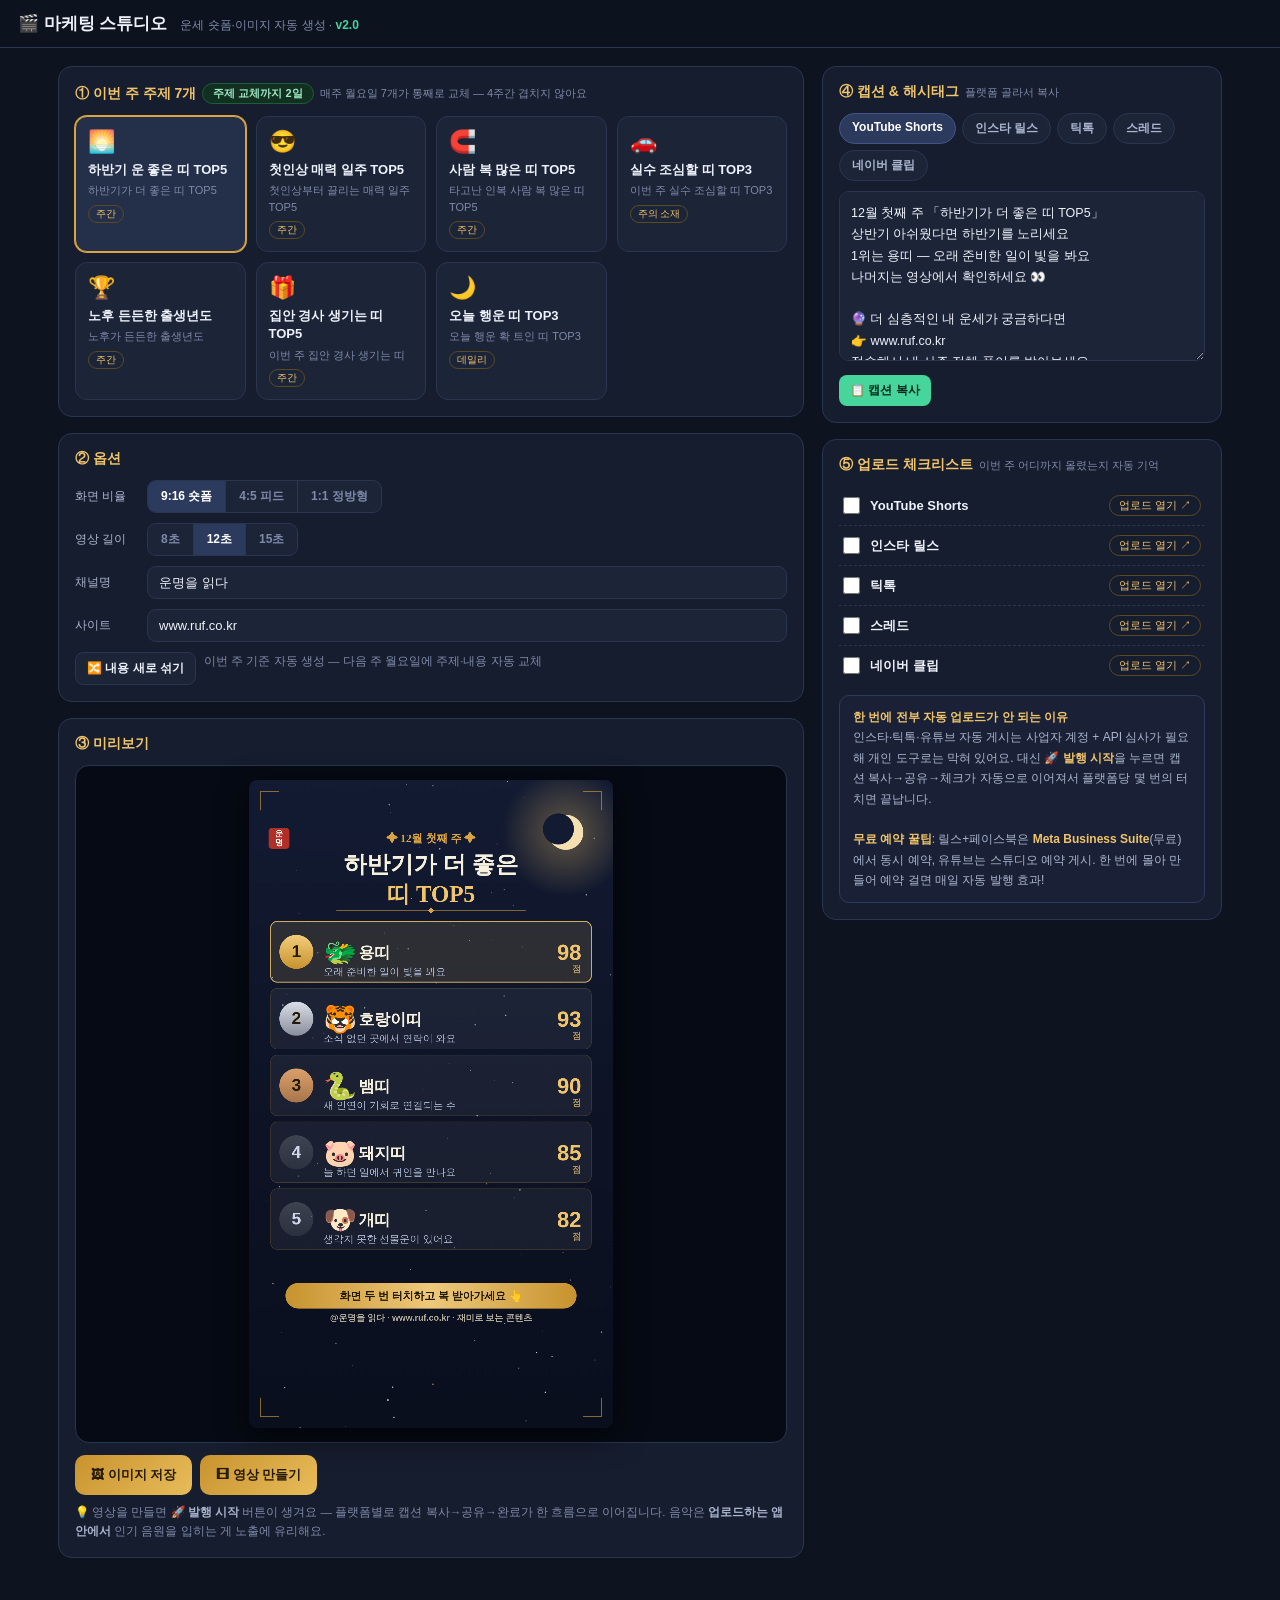
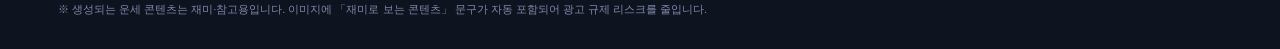
<file: marketing.html>
<!doctype html>
<html lang="ko">
<head>
<meta charset="utf-8">
<meta name="viewport" content="width=device-width,initial-scale=1">
<meta name="robots" content="noindex,nofollow">
<title>마케팅 스튜디오 · 운명을 읽다</title>
<link rel="icon" href="[data-uri]">
<style>
:root{--bg:#0e1320;--card:#161d2e;--card2:#1c2438;--line:#2a3550;--t1:#eef2fa;--t2:#aab6cf;--t3:#7e8aa8;--gold:#d9a441;--gold2:#f0c46a;--green:#46d59a;--red:#e06060;--navy:#2c3a5e}
*{margin:0;padding:0;box-sizing:border-box}
body{background:var(--bg);color:var(--t1);font-family:'Pretendard','Apple SD Gothic Neo','Noto Sans KR',sans-serif;min-height:100vh}
header{position:sticky;top:0;z-index:20;background:rgba(14,19,32,.92);backdrop-filter:blur(8px);border-bottom:1px solid var(--line);padding:12px 18px;display:flex;align-items:center;gap:10px;flex-wrap:wrap}
.logo{font-size:17px;font-weight:800}.logo span{font-size:12px;color:var(--t3);font-weight:500;margin-left:8px}
.wrap{max-width:1200px;margin:0 auto;padding:18px;display:grid;grid-template-columns:minmax(0,1fr) 400px;gap:18px}
@media(max-width:960px){.wrap{grid-template-columns:1fr}}
.card{background:var(--card);border:1px solid var(--line);border-radius:14px;padding:16px;margin-bottom:16px}
.card h2{font-size:14px;color:var(--gold2);margin-bottom:12px;display:flex;align-items:center;gap:6px;flex-wrap:wrap}
.card h2 small{color:var(--t3);font-weight:400;font-size:11px}
.wkbadge{font-size:11px;color:#9fe8c8;background:#12301f;border:1px solid #1f5c3c;border-radius:20px;padding:2px 10px;font-weight:600}
.tgrid{display:grid;grid-template-columns:repeat(auto-fill,minmax(160px,1fr));gap:10px}
.tpl{background:var(--card2);border:1.5px solid var(--line);border-radius:12px;padding:12px;cursor:pointer;transition:.15s}
.tpl:hover{border-color:var(--gold)}
.tpl.on{border-color:var(--gold);background:#242f4a;box-shadow:0 0 0 1px var(--gold)}
.tpl .te{font-size:22px}.tpl .tt{font-size:13px;font-weight:700;margin:6px 0 3px;line-height:1.4}.tpl .td{font-size:11px;color:var(--t3);line-height:1.5}
.tpl .tag{display:inline-block;font-size:10px;color:var(--gold2);border:1px solid #5a4a22;border-radius:20px;padding:1px 7px;margin-top:6px}
.row{display:flex;gap:8px;flex-wrap:wrap;align-items:center;margin-bottom:10px}
.row label{font-size:12px;color:var(--t2);min-width:64px}
.seg{display:flex;background:var(--card2);border:1px solid var(--line);border-radius:9px;overflow:hidden}
.seg b{padding:7px 13px;font-size:12px;font-weight:600;color:var(--t3);cursor:pointer;border-right:1px solid var(--line)}
.seg b:last-child{border-right:0}.seg b.on{background:var(--navy);color:#fff}
input[type=text]{background:var(--card2);border:1px solid var(--line);border-radius:9px;color:var(--t1);padding:8px 11px;font-size:13px;flex:1;min-width:140px}
input[type=text]:focus{outline:none;border-color:var(--gold)}
.btn{border:none;border-radius:10px;padding:11px 16px;font-size:13px;font-weight:700;cursor:pointer;display:inline-flex;align-items:center;gap:6px;transition:.15s}
.btn:disabled{opacity:.45;cursor:not-allowed}
.btn.gold{background:linear-gradient(135deg,#c8932f,#e8bc5a);color:#241a06}
.btn.green{background:var(--green);color:#06281c}
.btn.ghost{background:var(--card2);color:var(--t1);border:1px solid var(--line)}
.btn.sm{padding:7px 11px;font-size:12px;border-radius:8px}
.btns{display:flex;gap:8px;flex-wrap:wrap}
#prevBox{background:#060a14;border:1px solid var(--line);border-radius:14px;padding:14px;display:flex;justify-content:center}
#prev{max-width:100%;max-height:72vh;border-radius:8px;box-shadow:0 8px 30px rgba(0,0,0,.6)}
.prog{height:8px;background:var(--card2);border-radius:6px;overflow:hidden;margin:10px 0;display:none}
.prog i{display:block;height:100%;width:0;background:linear-gradient(90deg,#c8932f,#f0c46a);transition:width .2s}
.hint{font-size:11.5px;color:var(--t3);line-height:1.65;margin-top:8px}
.hint b{color:var(--t2)}
.ptabs{display:flex;gap:6px;flex-wrap:wrap;margin-bottom:10px}
.ptab{font-size:12px;padding:6px 12px;border-radius:20px;border:1px solid var(--line);background:var(--card2);color:var(--t2);cursor:pointer;font-weight:600}
.ptab.on{background:var(--navy);color:#fff;border-color:#44548a}
textarea{width:100%;min-height:170px;background:var(--card2);border:1px solid var(--line);border-radius:10px;color:var(--t1);padding:11px;font-size:12.5px;line-height:1.7;resize:vertical;font-family:inherit}
.chk{display:flex;align-items:center;gap:10px;padding:9px 4px;border-bottom:1px dashed var(--line);font-size:13px}
.chk:last-child{border-bottom:0}
.chk input{width:17px;height:17px;accent-color:var(--green)}
.chk .pn{flex:1;font-weight:600}.chk a{font-size:11px;color:var(--gold2);text-decoration:none;border:1px solid #5a4a22;border-radius:16px;padding:2px 9px}
.chk.done .pn{color:var(--t3);text-decoration:line-through}
.note{background:#1a2136;border:1px solid #2c3a5e;border-radius:10px;padding:11px 13px;font-size:12px;line-height:1.7;color:var(--t2);margin-top:10px}
.note b{color:var(--gold2)}
.toast{position:fixed;left:50%;bottom:26px;transform:translateX(-50%);background:#223;border:1px solid var(--line);color:#fff;padding:11px 18px;border-radius:12px;font-size:13px;z-index:99;display:none;box-shadow:0 6px 24px rgba(0,0,0,.5)}
/* 발행 마법사 */
#pub{position:fixed;inset:0;background:rgba(6,10,20,.82);backdrop-filter:blur(4px);z-index:50;display:none;align-items:center;justify-content:center;padding:20px}
.pubCard{background:var(--card);border:1px solid #3a4a72;border-radius:18px;padding:24px;max-width:420px;width:100%;box-shadow:0 20px 60px rgba(0,0,0,.6)}
.pubCard .step{font-size:12px;color:var(--t3);margin-bottom:6px}
.pubCard .pfn{font-size:20px;font-weight:800;margin-bottom:4px}
.pubCard .copied{font-size:12px;color:var(--green);margin-bottom:14px}
.pubCard .btn{width:100%;justify-content:center;margin-bottom:8px}
.pubCard .mini{display:flex;gap:8px}
.pubCard .mini .btn{flex:1}
footer{max-width:1200px;margin:0 auto;padding:8px 18px 30px;font-size:11px;color:var(--t3);line-height:1.7}
</style>
</head>
<body>
<header>
  <div class="logo">🎬 마케팅 스튜디오 <span>운세 숏폼·이미지 자동 생성 · <b style="color:var(--green)">v2.0</b></span></div>
</header>

<div class="wrap">
<div>
  <div class="card">
    <h2>① 이번 주 주제 7개 <span class="wkbadge" id="wkInfo"></span> <small>매주 월요일 7개가 통째로 교체 — 4주간 겹치지 않아요</small></h2>
    <div class="tgrid" id="tplGrid"></div>
  </div>

  <div class="card">
    <h2>② 옵션</h2>
    <div class="row"><label>화면 비율</label>
      <div class="seg" id="segRatio"><b data-v="916" class="on">9:16 숏폼</b><b data-v="45">4:5 피드</b><b data-v="11">1:1 정방형</b></div>
    </div>
    <div class="row"><label>영상 길이</label>
      <div class="seg" id="segDur"><b data-v="8">8초</b><b data-v="12" class="on">12초</b><b data-v="15">15초</b></div>
    </div>
    <div class="row"><label>채널명</label><input type="text" id="iBrand" placeholder="워터마크로 들어갈 채널명" value="운명을 읽다"></div>
    <div class="row"><label>사이트</label><input type="text" id="iSite" placeholder="캡션·영상에 들어갈 주소" value="www.ruf.co.kr"></div>
    <div class="btns">
      <button class="btn ghost sm" onclick="reshuffle()">🔀 내용 새로 섞기</button>
      <span class="hint" id="seedInfo" style="margin:0"></span>
    </div>
  </div>

  <div class="card">
    <h2>③ 미리보기</h2>
    <div id="prevBox"><canvas id="prev"></canvas></div>
    <div class="prog" id="prog"><i id="progBar"></i></div>
    <div class="btns" style="margin-top:12px">
      <button class="btn gold" onclick="savePng()">🖼 이미지 저장</button>
      <button class="btn gold" id="btnVid" onclick="makeVideo()">🎞 영상 만들기</button>
      <button class="btn green" id="btnVidSave" onclick="saveVideo()" style="display:none">⬇ 영상 저장</button>
      <button class="btn green" id="btnPub" onclick="startPublish()" style="display:none">🚀 발행 시작</button>
    </div>
    <div class="hint" id="vidInfo"></div>
    <div class="hint">💡 영상을 만들면 <b>🚀 발행 시작</b> 버튼이 생겨요 — 플랫폼별로 캡션 복사→공유→완료가 한 흐름으로 이어집니다. 음악은 <b>업로드하는 앱 안에서</b> 인기 음원을 입히는 게 노출에 유리해요.</div>
  </div>
</div>

<div>
  <div class="card">
    <h2>④ 캡션 &amp; 해시태그 <small>플랫폼 골라서 복사</small></h2>
    <div class="ptabs" id="ptabs"></div>
    <textarea id="caption" readonly></textarea>
    <div class="btns" style="margin-top:10px">
      <button class="btn green sm" onclick="copyCaption()">📋 캡션 복사</button>
    </div>
  </div>

  <div class="card">
    <h2>⑤ 업로드 체크리스트 <small>이번 주 어디까지 올렸는지 자동 기억</small></h2>
    <div id="chkList"></div>
    <div class="note">
      <b>한 번에 전부 자동 업로드가 안 되는 이유</b><br>
      인스타·틱톡·유튜브 자동 게시는 사업자 계정 + API 심사가 필요해 개인 도구로는 막혀 있어요. 대신 <b>🚀 발행 시작</b>을 누르면 캡션 복사→공유→체크가 자동으로 이어져서 플랫폼당 몇 번의 터치면 끝납니다.<br><br>
      <b>무료 예약 꿀팁</b>: 릴스+페이스북은 <b>Meta Business Suite</b>(무료)에서 동시 예약, 유튜브는 스튜디오 예약 게시. 한 번에 몰아 만들어 예약 걸면 매일 자동 발행 효과!
    </div>
  </div>
</div>
</div>

<footer>※ 생성되는 운세 콘텐츠는 재미·참고용입니다. 이미지에 「재미로 보는 콘텐츠」 문구가 자동 포함되어 광고 규제 리스크를 줄입니다.</footer>
<div class="toast" id="toast"></div>

<div id="pub"><div class="pubCard">
  <div class="step" id="pubStep"></div>
  <div class="pfn" id="pubName"></div>
  <div class="copied" id="pubCopied"></div>
  <button class="btn gold" id="pubShare" onclick="pubShare()">📤 영상+캡션 공유하기 (모바일)</button>
  <button class="btn ghost" id="pubOpen" onclick="pubOpen()">↗ 업로드 페이지 열기 (PC)</button>
  <button class="btn ghost" onclick="pubCopy()">📋 캡션 다시 복사</button>
  <button class="btn green" onclick="pubNext(true)">✅ 올렸어요 — 다음 플랫폼</button>
  <div class="mini">
    <button class="btn ghost sm" onclick="pubNext(false)">건너뛰기</button>
    <button class="btn ghost sm" onclick="pubClose()">닫기</button>
  </div>
</div></div>

<script>
'use strict';
/* ================== 유틸 ================== */
const $=id=>document.getElementById(id);
function toast(m){const t=$('toast');t.textContent=m;t.style.display='block';clearTimeout(t._t);t._t=setTimeout(()=>t.style.display='none',2400);}
function xmur3(str){let h=1779033703^str.length;for(let i=0;i<str.length;i++){h=Math.imul(h^str.charCodeAt(i),3432918353);h=h<<13|h>>>19;}return()=>{h=Math.imul(h^(h>>>16),2246822507);h=Math.imul(h^(h>>>13),3266489909);return(h^=h>>>16)>>>0;};}
function mulberry32(a){return()=>{a|=0;a=a+0x6D2B79F5|0;let t=Math.imul(a^a>>>15,1|a);t=t+Math.imul(t^t>>>7,61|t)^t;return((t^t>>>14)>>>0)/4294967296;};}
function rng(seedStr){return mulberry32(xmur3(seedStr)());}
function shuffled(arr,r){const a=arr.slice();for(let i=a.length-1;i>0;i--){const j=Math.floor(r()*(i+1));[a[i],a[j]]=[a[j],a[i]];}return a;}
function pad(n){return n<10?'0'+n:''+n;}

/* ================== 기초 데이터 ================== */
const ZODIAC=[['쥐','🐭'],['소','🐮'],['호랑이','🐯'],['토끼','🐰'],['용','🐲'],['뱀','🐍'],['말','🐴'],['양','🐑'],['원숭이','🐵'],['닭','🐔'],['개','🐶'],['돼지','🐷']];
const GAN=['갑','을','병','정','무','기','경','신','임','계'],GAN_H=['甲','乙','丙','丁','戊','己','庚','辛','壬','癸'];
const JI=['자','축','인','묘','진','사','오','미','신','유','술','해'],JI_H=['子','丑','寅','卯','辰','巳','午','未','申','酉','戌','亥'];
const SAMHAP=[[0,4,8],[1,5,9],[2,6,10],[3,7,11]]; /* 삼합 그룹 */
function yearAnimal(y){return ZODIAC[((y-4)%12+12)%12];}

const CM={
money:['막혔던 돈길이 뚫리는 흐름','뜻밖의 환급·보너스 소식','귀인이 재물 기회를 물어다 줘요','투자보다 저축이 크게 유리한 주','묵은 돈 문제가 정리되는 시기','부업 아이디어가 수익으로 연결','기다리던 입금 소식이 닿아요','씀씀이만 조이면 목돈이 보여요','계약·거래에서 유리한 고지','작게 시작한 일이 크게 불어나요','주변 추천이 돈복으로 이어져요','손해 봤던 자리를 회복하는 운'],
luck:['미뤄둔 도전에 청신호','오래 준비한 일이 빛을 봐요','새 인연이 기회로 연결되는 주','윗사람 덕을 크게 보는 흐름','이동·변화가 행운을 부릅니다','막힌 관계가 스르르 풀려요','직감이 유난히 잘 맞는 시기','작은 친절이 큰 복으로 돌아와요','건강·활력이 차오르는 주','소식 없던 곳에서 연락이 와요','늘 하던 일에서 귀인을 만나요','생각지 못한 선물운이 있어요'],
love:['설레는 인연이 스치는 주','고백·재회에 유리한 흐름','솔직함이 매력이 되는 시기','주변 소개가 진짜 인연으로','오래된 관계가 깊어져요','첫인상 운이 최고조','밀당보다 직진이 통해요','다툼도 화해로 바뀌는 운','자연스러운 만남에 복이 있어요','옛 인연의 소식이 닿을 수 있어요','관계의 답답함이 풀리는 주','내 매력이 유난히 빛나는 때'],
warn:['충동구매 조심 — 지갑이 얇아져요','말 한마디가 오해를 부를 수 있어요','서두르면 놓치는 게 생기는 주','계약서는 두 번 읽어보세요','빌려주는 돈은 신중하게','SNS 말실수 조심하세요','피곤할 땐 운전 특히 조심','중요한 결정은 하루 미루세요'],
health:['수면 리듬부터 챙기세요','과로 신호를 무시하지 마세요','허리·목 관리에 신경 쓸 때','찬 음식·과음은 줄이는 게 좋아요','스트레칭이 큰 병을 막아줘요','미뤄둔 검진 다녀오기 좋은 때'],
exam:['집중력이 최고조에 달해요','벼락치기도 통하는 주','면접관 눈에 드는 시기','서류운이 특히 강해요','실수만 줄이면 합격권','경쟁자보다 반 발 앞서요'],
career:['승진 소식이 가까워졌어요','이직 제안이 들어올 수 있어요','상사가 내 편이 되는 주','미뤄둔 연봉 얘기 꺼내볼 때','새 프로젝트가 기회가 돼요','평판이 조용히 올라가는 중'],
ilju:['귀인이 돈길을 열어주는 일주','묵은 투자금이 회수되는 흐름','아이디어가 바로 수익이 되는 주','계약·협상에서 크게 유리해요','기다리던 결과가 돈으로 돌아와요','재물 창고가 채워지기 시작하는 때','손대는 일마다 흐름이 좋아요','주변 도움으로 재물문이 열려요','작은 기회를 크게 키우는 일주','명예와 재물이 함께 따라와요']
};
const TRAITS=['통장 쪼개기를 이미 하고 있다','한 번 산 물건을 오래 쓴다','메모하는 습관이 있다','밥값은 먼저 내는 편이다','물건 값을 꼭 비교하고 산다','아침형 인간에 가깝다','사람 이름·얼굴을 잘 기억한다','부탁을 잘 거절 못 한다'];
const ENGAGE=['화면 두 번 터치하고 복 받아가세요 👆','저장해두고 이번 주 내내 확인하세요 📌','댓글에 내 띠 남기면 복이 두 배 💬','가족·친구 띠도 꼭 확인해보세요 👀','내 띠가 없다면 다음 주를 기대하세요 🔮'];

/* ================== 주제 풀 (28개 = 7개 × 4주 순환) ================== */
const POOL=[
 /* ── A주 ── */
 {e:'💰',name:'돈복 터지는 띠 TOP5',t:['이번 주','돈복 터지는 띠 TOP5'],kind:'rank',src:'zodiac',n:5,pool:'money',hook:'이번 주 지갑이 두둑해지는 띠 공개!'},
 {e:'🔥',name:'재물운 폭발 일주 TOP5',t:['이번 주','재물운 폭발 일주 TOP5'],kind:'rank',src:'ilju',n:5,pool:'ilju',foot:'내 일주는 만세력 앱에서 확인',hook:'내 일주가 있다면 이번 주를 놓치지 마세요'},
 {e:'⚠️',name:'조심해야 할 띠 TOP3',t:['이번 주','조심해야 할 띠 TOP3'],kind:'rank',src:'zodiac',n:3,pool:'warn',warn:true,hook:'내 띠가 있다면 이번 주는 신중하게!'},
 {e:'💵',name:'돈복 부르는 출생년도',t:['우리 집에 있으면','돈복 부르는 출생년도'],kind:'chips',groups:[{label:'💰 돈복 출생년도',type:'years',n:8}],foot:'한 명만 있어도 온 집에 재물 기운',hook:'우리 가족 출생년도가 있는지 확인해보세요'},
 {e:'💞',name:'인연운 폭발 띠 TOP5',t:['이번 주','인연운 폭발 띠 TOP5'],kind:'rank',src:'zodiac',n:5,pool:'love',hook:'설레는 소식이 찾아오는 띠는?'},
 {e:'🤝',name:'귀인 만나는 띠 TOP5',t:['이번 주','귀인 만나는 띠 TOP5'],kind:'rank',src:'zodiac',n:5,pool:'luck',hook:'인생 귀인이 나타나는 주간!'},
 {e:'🍀',name:'복운 남다른 출생일',t:['타고나길','복운 남다른 출생일'],kind:'chips',groups:[{label:'🍀 행운의 출생일',type:'days',n:10},{label:'🗓 행운의 출생년도',type:'years',n:6}],foot:'하나만 겹쳐도 좋은 기운이 함께해요',hook:'내 출생일이 있는지 끝까지 보세요'},
 /* ── B주 ── */
 {e:'👑',name:'돈 그릇 큰 일주 TOP5',t:['사장님 기질','돈 그릇 큰 일주 TOP5'],kind:'rank',src:'ilju',n:5,pool:'ilju',foot:'내 일주는 만세력 앱에서 확인',hook:'타고난 사업가 일주, 나도 있을까?'},
 {e:'📈',name:'이직·승진운 띠 TOP5',t:['이번 주','이직·승진운 트인 띠'],kind:'rank',src:'zodiac',n:5,pool:'career',hook:'커리어 기회가 열리는 띠 공개!'},
 {e:'💍',name:'결혼운 트이는 출생년도',t:['올해','결혼운 확 트이는 출생년도'],kind:'chips',groups:[{label:'💍 결혼운 출생년도',type:'years',n:8}],foot:'솔로라면 올해를 주목하세요',hook:'내 출생년도가 있다면 올해가 기회!'},
 {e:'🧧',name:'지출 조심할 띠 TOP3',t:['이번 주','지출 조심할 띠 TOP3'],kind:'rank',src:'zodiac',n:3,pool:'warn',warn:true,hook:'이 띠는 이번 주 지갑 단속 필수!'},
 {e:'💘',name:'궁합 최강 띠 조합 TOP5',t:['천생연분','궁합 최강 띠 조합 TOP5'],kind:'rank',src:'pair',n:5,pool:'love',hook:'우리 커플 조합이 있는지 확인해보세요'},
 {e:'📚',name:'시험·합격운 띠 TOP5',t:['이번 주','시험·합격운 강한 띠'],kind:'rank',src:'zodiac',n:5,pool:'exam',hook:'수험생·취준생이라면 꼭 확인!'},
 {e:'🏡',name:'말년 부자 출생년도',t:['말년에','부자 되는 출생년도'],kind:'chips',groups:[{label:'🏡 말년 부자 출생년도',type:'years',n:8}],foot:'늦게 피는 꽃이 더 오래갑니다',hook:'대기만성형 출생년도 공개!'},
 /* ── C주 ── */
 {e:'⚡',name:'인생 역전 띠 TOP5',t:['하반기','인생 역전하는 띠 TOP5'],kind:'rank',src:'zodiac',n:5,pool:'luck',hook:'흐름이 뒤집히는 띠, 나일까?'},
 {e:'💎',name:'손대면 돈 되는 일주 TOP5',t:['손대는 것마다','돈 되는 일주 TOP5'],kind:'rank',src:'ilju',n:5,pool:'ilju',foot:'내 일주는 만세력 앱에서 확인',hook:'미다스의 손 일주 공개!'},
 {e:'🩺',name:'건강 챙길 띠 TOP3',t:['이번 주','건강 챙겨야 할 띠 TOP3'],kind:'rank',src:'zodiac',n:3,pool:'health',warn:true,hook:'내 띠가 있다면 무리하지 마세요'},
 {e:'👶',name:'자식 복 많은 출생일',t:['타고나길','자식 복 많은 출생일'],kind:'chips',groups:[{label:'👶 자식 복 출생일',type:'days',n:10}],foot:'부모 자식은 하늘이 맺어준 인연',hook:'내 출생일이 있는지 확인해보세요'},
 {e:'🔄',name:'재회 가능성 높은 띠 TOP5',t:['이번 주','옛 인연 재회하는 띠'],kind:'rank',src:'zodiac',n:5,pool:'love',hook:'그 사람 소식이 올 수도 있어요'},
 {e:'📝',name:'계약·거래 대박 띠 TOP5',t:['이번 주','계약·거래운 대박 띠'],kind:'rank',src:'zodiac',n:5,pool:'money',hook:'부동산·계약 앞두고 있다면 확인!'},
 {e:'🪙',name:'목돈 들어오는 사주 특징',t:['갑자기 목돈 들어오는','사주 특징 5가지'],kind:'rank',src:'trait',n:5,pool:'money',hook:'3개 이상 해당되면 재물 그릇 큰 사주'},
 /* ── D주 ── */
 {e:'🌅',name:'하반기 운 좋은 띠 TOP5',t:['하반기가 더 좋은','띠 TOP5'],kind:'rank',src:'zodiac',n:5,pool:'luck',hook:'상반기 아쉬웠다면 하반기를 노리세요'},
 {e:'😎',name:'첫인상 매력 일주 TOP5',t:['첫인상부터 끌리는','매력 일주 TOP5'],kind:'rank',src:'ilju',n:5,pool:'love',foot:'내 일주는 만세력 앱에서 확인',hook:'소개팅 전에 확인하면 좋은 일주'},
 {e:'🧲',name:'사람 복 많은 띠 TOP5',t:['타고난 인복','사람 복 많은 띠 TOP5'],kind:'rank',src:'zodiac',n:5,pool:'luck',hook:'주변에 이 띠가 있다면 잘해주세요'},
 {e:'🚗',name:'실수 조심할 띠 TOP3',t:['이번 주','실수 조심할 띠 TOP3'],kind:'rank',src:'zodiac',n:3,pool:'warn',warn:true,hook:'중요한 일 앞두고 있다면 필독'},
 {e:'🏆',name:'노후 든든한 출생년도',t:['노후가','든든한 출생년도'],kind:'chips',groups:[{label:'🏆 노후 복 출생년도',type:'years',n:8}],foot:'지금의 성실함이 복으로 돌아옵니다',hook:'부모님 출생년도도 확인해보세요'},
 {e:'🎁',name:'집안 경사 생기는 띠 TOP5',t:['이번 주','집안 경사 생기는 띠'],kind:'rank',src:'zodiac',n:5,pool:'luck',hook:'좋은 소식이 찾아오는 집은?'},
 {e:'🌙',name:'오늘 행운 띠 TOP3',t:['오늘','행운 확 트인 띠 TOP3'],kind:'rank',src:'zodiac',n:3,pool:'luck',daily:true,hook:'오늘 하루 이 띠는 자신있게!'}
];

/* 이번 주 7개: 매주 월요일 교체, 4주 순환(연속 4주간 안 겹침) */
function mondayOf(d){const m=new Date(d);m.setHours(0,0,0,0);m.setDate(m.getDate()-((m.getDay()+6)%7));return m;}
function weekIdx(){const ref=new Date(2026,0,5);/* 2026-01-05(월) 기준 */return Math.round((mondayOf(new Date())-ref)/(7*864e5));}
function weekTopics(){const gi=((weekIdx()%4)+4)%4;return POOL.slice(gi*7,gi*7+7);}
function daysToNextMonday(){const now=new Date(),nm=mondayOf(now);nm.setDate(nm.getDate()+7);return Math.ceil((nm-now)/864e5);}

let TOPICS=weekTopics(), curIdx=0, ratio='916', dur=12, shuffleN=0;

/* ================== 콘텐츠 생성 ================== */
function weekLabel(d){const w=Math.ceil(d.getDate()/7);return (d.getMonth()+1)+'월 '+['첫째','둘째','셋째','넷째','다섯째'][w-1]+' 주';}
function seedKey(){const d=new Date(),tp=TOPICS[curIdx];
  const base=tp.daily? d.getFullYear()+'-'+(d.getMonth()+1)+'-'+d.getDate() : d.getFullYear()+'-w'+weekIdx();
  return base+'|'+tp.name+'|'+shuffleN;}
function buildContent(){
  const tp=TOPICS[curIdx], d=new Date(), r=rng(seedKey());
  const label=tp.daily?(d.getMonth()+1)+'월 '+d.getDate()+'일 오늘':weekLabel(d);
  const engage=ENGAGE[Math.floor(r()*ENGAGE.length)];
  const score=(i,n)=>Math.max(80,99-Math.round(i*(16/Math.max(1,n-1))+r()*2));
  const base={label,title:tp.t,engage,foot:tp.foot,warn:!!tp.warn,hook:tp.hook};
  if(tp.kind==='chips'){
    base.kind='chips';
    base.groups=tp.groups.map(g=>{
      if(g.type==='years'){const ys=shuffled(Array.from({length:56},(_,i)=>1958+i),r).slice(0,g.n).sort((a,b)=>a-b);
        return {label:g.label,chips:ys.map(y=>{const a=yearAnimal(y);return String(y).slice(2)+'년생 '+a[0]+' '+a[1];})};}
      const days=shuffled(Array.from({length:31},(_,i)=>i+1),r).slice(0,g.n).sort((a,b)=>a-b);
      return {label:g.label,chips:days.map(x=>x+'일')};
    });
    return base;
  }
  base.kind='rank';
  const cm=shuffled(CM[tp.pool],r);
  if(tp.src==='ilju'){
    const idx=shuffled(Array.from({length:60},(_,i)=>i),r).slice(0,tp.n);
    base.rows=idx.map((k,i)=>({rank:i+1,emoji:'',hj:GAN_H[k%10]+JI_H[k%12],name:GAN[k%10]+JI[k%12]+'일주',sub:cm[i%cm.length],score:score(i,tp.n)}));
  }else if(tp.src==='pair'){
    const pairs=[];SAMHAP.forEach(g=>{pairs.push([g[0],g[1]],[g[1],g[2]],[g[0],g[2]]);});
    const pk=shuffled(pairs,r).slice(0,tp.n);
    base.rows=pk.map((p,i)=>({rank:i+1,emoji:ZODIAC[p[0]][1],name:ZODIAC[p[0]][0]+'띠 ♥ '+ZODIAC[p[1]][0]+'띠',emoji2:ZODIAC[p[1]][1],sub:cm[i%cm.length],score:score(i,tp.n)}));
  }else if(tp.src==='trait'){
    const tr=shuffled(TRAITS,r).slice(0,tp.n);
    base.rows=tr.map((t,i)=>({rank:i+1,emoji:'',name:t,small:true,sub:cm[i%cm.length],score:score(i,tp.n)}));
  }else{
    const z=shuffled(ZODIAC.map(x=>x),r).slice(0,tp.n);
    base.rows=z.map((x,i)=>({rank:i+1,emoji:x[1],name:x[0]+'띠',sub:cm[i%cm.length],score:score(i,tp.n)}));
  }
  return base;
}

/* ================== 캔버스 렌더러 (코스믹 네이비) ================== */
const SIZES={916:[1080,1920],45:[1080,1350],11:[1080,1080]};
const SAFE={916:{top:150,bot:310},45:{top:90,bot:150},11:{top:80,bot:130}}; /* 플랫폼 UI에 가리지 않는 안전영역 */
function rr(c,x,y,w,h,r){c.beginPath();c.moveTo(x+r,y);c.arcTo(x+w,y,x+w,y+h,r);c.arcTo(x+w,y+h,x,y+h,r);c.arcTo(x,y+h,x,y,r);c.arcTo(x,y,x+w,y,r);c.closePath();}
function drawBg(c,W,H,p){
  const g=c.createLinearGradient(0,0,0,H);
  g.addColorStop(0,'#131b33');g.addColorStop(.5,'#0e1426');g.addColorStop(1,'#0a0f1e');
  c.fillStyle=g;c.fillRect(0,0,W,H);
  /* 별 (시드 고정) — 영상에선 은은하게 깜빡임 */
  const r=rng('stars|'+seedKey());
  for(let i=0;i<110;i++){
    const x=r()*W,y=r()*H,s=r()*2+0.6,base=r()*0.5+0.25;
    const tw=p===undefined?0:0.18*Math.sin(p*24+i*1.7);
    c.globalAlpha=Math.max(0.08,Math.min(1,base+tw));
    c.fillStyle=i%7===0?'#f0c46a':'#dfe8ff';
    c.beginPath();c.arc(x,y,s,0,7);c.fill();
  }
  c.globalAlpha=1;
  /* 달 + 광채 (우상단) */
  const mx=W-140,my=155;
  const glow=c.createRadialGradient(mx,my,10,mx,my,190);
  glow.addColorStop(0,'rgba(240,196,106,.34)');glow.addColorStop(1,'rgba(240,196,106,0)');
  c.fillStyle=glow;c.beginPath();c.arc(mx,my,190,0,7);c.fill();
  c.fillStyle='#f4e0b0';c.beginPath();c.arc(mx,my,52,0,7);c.fill();
  c.fillStyle='#131b33';c.beginPath();c.arc(mx-22,my-10,46,0,7);c.fill();
  /* 얇은 골드 코너 장식 (액자 대신 — 답답하지 않게) */
  c.strokeStyle='rgba(217,164,65,.6)';c.lineWidth=3;
  const L=56,o=34;
  [[o,o,1,1],[W-o,o,-1,1],[o,H-o,1,-1],[W-o,H-o,-1,-1]].forEach(([x,y,dx,dy])=>{
    c.beginPath();c.moveTo(x,y+L*dy);c.lineTo(x,y);c.lineTo(x+L*dx,y);c.stroke();
  });
}
function drawSeal(c,x,y,txt){
  c.save();rr(c,x,y,62,62,10);c.fillStyle='#b03028';c.fill();
  c.fillStyle='#fff';c.font='700 24px serif';c.textAlign='center';c.textBaseline='middle';
  const t=txt.slice(0,2);c.fillText(t[0]||'福',x+31,y+(t.length>1?19:31));if(t.length>1)c.fillText(t[1],x+31,y+45);
  c.restore();c.textBaseline='alphabetic';
}
/* p: 0~1 공개 진행도 (이미지=1) / ctaMode: 엔드카드 */
function renderScene(c,W,H,ct,p,ctaMode){
  c.textAlign='left';c.textBaseline='alphabetic';
  drawBg(c,W,H,ctaMode?undefined:p);
  const brand=$('iBrand').value.trim()||'운명을 읽다';
  const site=($('iSite').value.trim()||'www.ruf.co.kr').replace(/^https?:\/\//,'');
  const sf=SAFE[ratio];
  if(ctaMode!==undefined){
    c.textAlign='center';
    c.font=(W*0.09)+'px serif';c.fillText('🔮',W/2,H/2-W*0.17);
    c.fillStyle='#f5efdd';c.font='800 '+(W*0.058)+'px serif';
    c.fillText('내 사주, 제대로 보고 싶다면',W/2,H/2-W*0.045);
    const ug=c.createLinearGradient(W/2-300,0,W/2+300,0);
    ug.addColorStop(0,'#e8bc5a');ug.addColorStop(.5,'#f7dfa4');ug.addColorStop(1,'#e8bc5a');
    c.fillStyle=ug;c.font='800 '+(W*0.078)+'px sans-serif';
    c.fillText(site,W/2,H/2+W*0.06);
    c.fillStyle='#aab6cf';c.font='600 '+(W*0.03)+'px sans-serif';
    c.fillText('지금 검색창에 입력해보세요',W/2,H/2+W*0.125);
    c.fillStyle='rgba(240,230,200,.6)';c.font='500 25px sans-serif';
    c.fillText('@'+brand+' · 재미로 보는 콘텐츠입니다',W/2,H-sf.bot-24);
    return;
  }
  /* 헤더 */
  const ST=sf.top;
  c.textAlign='center';
  c.fillStyle='#d9a441';c.font='700 '+(W*0.031)+'px serif';c.fillText('✦ '+ct.label+' ✦',W/2,ST+34);
  let tfs=W*0.064;
  c.font='800 '+tfs+'px serif';
  const tw=Math.max(c.measureText(ct.title[0]).width,c.measureText(ct.title[1]).width);
  if(tw>W-300) tfs*=(W-300)/tw;
  c.font='800 '+tfs+'px serif';
  c.fillStyle='#f5efdd';c.fillText(ct.title[0],W/2,ST+34+W*0.082);
  c.fillStyle=ct.warn?'#ff8f7d':'#f0c46a';c.fillText(ct.title[1],W/2,ST+34+W*0.082*2);
  const tit2=ST+34+W*0.082*2;
  c.strokeStyle='rgba(217,164,65,.55)';c.lineWidth=2;
  c.beginPath();c.moveTo(W*0.24,tit2+26);c.lineTo(W*0.76,tit2+26);c.stroke();
  c.fillStyle='#d9a441';c.font='20px serif';c.fillText('◆',W/2,tit2+33);
  drawSeal(c,58,ST-8,brand.replace(/\s/g,''));
  /* 본문 영역: 하단 안전영역 위까지만 사용 */
  const topY=tit2+58;
  const pillH=76, wmH=44;
  const botLimit=H-sf.bot;            /* 이 아래는 플랫폼 UI가 가릴 수 있음 */
  const pillY=botLimit-wmH-pillH;     /* 참여 문구 필 */
  const availH=pillY-topY-(ct.foot?54:16);
  if(ct.kind==='rank') renderRank(c,W,ct,p,topY,availH);
  else renderChips(c,W,ct,p,topY,availH);
  if(ct.foot){c.globalAlpha=Math.min(1,Math.max(0,p*1.3-0.55));c.textAlign='center';c.fillStyle='#d9a441';c.font='600 27px sans-serif';
    c.fillText('※ '+ct.foot,W/2,pillY-20);c.globalAlpha=1;}
  /* 참여 문구 + 워터마크 (안전영역 안) */
  c.textAlign='center';
  const pg=c.createLinearGradient(W*0.1,0,W*0.9,0);
  pg.addColorStop(0,'#c8932f');pg.addColorStop(.5,'#eec97a');pg.addColorStop(1,'#c8932f');
  rr(c,W*0.1,pillY,W*0.8,pillH,pillH/2);c.fillStyle=pg;c.fill();
  c.fillStyle='#241a06';c.font='700 '+(W*0.03)+'px sans-serif';c.fillText(ct.engage,W/2,pillY+pillH*0.64);
  c.fillStyle='rgba(240,230,200,.72)';c.font='600 26px sans-serif';
  c.fillText('@'+brand+' · '+site+' · 재미로 보는 콘텐츠',W/2,botLimit-8);
}
function renderRank(c,W,ct,p,topY,availH){
  const n=ct.rows.length;
  const gap=n>8?12:18;
  const rh=Math.min(n<=3?230:180,(availH-(n-1)*gap)/n);
  const M=64;
  ct.rows.forEach((row,i)=>{
    const reveal=Math.min(1,Math.max(0,p*n*1.15-i)); if(reveal<=0)return;
    const y=topY+i*(rh+gap);
    const slide=(1-easeOut(reveal))*60;
    c.save();c.globalAlpha=reveal;c.translate(slide,0);
    rr(c,M,y,W-2*M,rh,20);
    c.fillStyle=i===0?'rgba(240,196,106,.13)':'rgba(255,255,255,.055)';c.fill();
    c.strokeStyle=i===0?'rgba(240,196,106,.85)':'rgba(217,164,65,.28)';c.lineWidth=i===0?3:1.5;c.stroke();
    /* 랭크 배지 */
    const bs=rh*0.56,bx=M+26,by=y+rh/2;
    const bg=c.createLinearGradient(bx,by-bs/2,bx,by+bs/2);
    if(i===0){bg.addColorStop(0,'#f2cd7c');bg.addColorStop(1,'#c8932f');}
    else if(i===1){bg.addColorStop(0,'#d9dee8');bg.addColorStop(1,'#8a8f9c');}
    else if(i===2){bg.addColorStop(0,'#d9a06a');bg.addColorStop(1,'#a9764b');}
    else {bg.addColorStop(0,'rgba(255,255,255,.16)');bg.addColorStop(1,'rgba(255,255,255,.08)');}
    c.beginPath();c.arc(bx+bs/2,by,bs/2,0,7);c.fillStyle=bg;c.fill();
    c.fillStyle=i<3?'#241a06':'#cfd8ec';c.font='800 '+bs*0.5+'px sans-serif';c.textAlign='center';c.textBaseline='middle';
    c.fillText(row.rank,bx+bs/2,by+2);
    /* 이름 */
    c.textAlign='left';c.textBaseline='alphabetic';
    const nx=bx+bs+30;
    const scW=170;
    if(row.hj){
      c.fillStyle='#f0c46a';c.font='800 '+rh*0.4+'px serif';c.fillText(row.hj,nx,by+rh*0.15);
      c.fillStyle='#f5efdd';c.font='700 '+rh*0.24+'px sans-serif';c.fillText(row.name,nx+rh*0.92,by+rh*0.12);
    }else if(row.small){
      c.fillStyle='#f5efdd';c.font='700 '+rh*0.21+'px sans-serif';
      c.fillText(ellip(c,row.name,W-2*64-(nx-64)-scW),nx,by-rh*0.02);
    }else{
      c.font=rh*0.44+'px serif';c.fillText(row.emoji,nx,by+rh*0.16);
      const nx2=nx+rh*0.58;
      c.fillStyle='#f5efdd';c.font='800 '+rh*0.26+'px sans-serif';
      c.fillText(row.name,nx2,by+rh*0.1);
      if(row.emoji2){const w=c.measureText(row.name).width;c.font=rh*0.36+'px serif';c.fillText(row.emoji2,nx2+w+12,by+rh*0.12);}
    }
    /* 코멘트 */
    c.fillStyle='#aab6cf';c.font='500 '+Math.min(30,rh*0.19)+'px sans-serif';
    const cw=W-2*M-(nx-M)-scW;
    c.fillText(ellip(c,row.sub,cw),nx,by+rh*0.21+Math.min(30,rh*0.19)*1.05);
    /* 점수 */
    const sc=Math.round(row.score*Math.min(1,reveal*1.3));
    c.textAlign='right';
    c.fillStyle=ct.warn?'#ff9a8a':'#f0c46a';c.font='800 '+rh*0.36+'px sans-serif';
    c.fillText(sc,W-M-30,by+rh*0.13);
    c.font='600 '+rh*0.15+'px sans-serif';c.fillStyle=ct.warn?'rgba(255,154,138,.7)':'rgba(240,196,106,.7)';
    c.fillText(ct.warn?'주의':'점',W-M-30,by+rh*0.33);
    c.textAlign='left';
    c.restore();
  });
}
function renderChips(c,W,ct,p,topY,availH){
  const M=64;
  /* 사용 높이를 먼저 계산해 세로 중앙 정렬 (여백 균형) */
  const cols=2;
  let usedH=0;
  const ghs=ct.groups.map(g=>{
    const rows=Math.ceil(g.chips.length/cols);
    const gh=Math.min(120,Math.max(78,(availH/ct.groups.length-W*0.072-20)/rows-16));
    usedH+=W*0.072+rows*(gh+16)+24;
    return gh;
  });
  let y=topY+6+Math.max(0,(availH-usedH)/2);
  const total=ct.groups.reduce((s,g)=>s+g.chips.length,0);let done=0;
  ct.groups.forEach((g,gi)=>{
    c.globalAlpha=Math.min(1,p*3);
    c.textAlign='center';c.fillStyle='#f5efdd';c.font='800 '+(W*0.04)+'px sans-serif';
    c.fillText(g.label,W/2,y+W*0.043);y+=W*0.072;
    const gw=(W-2*M-18)/cols;
    const rows=Math.ceil(g.chips.length/cols);
    const gh=ghs[gi];
    g.chips.forEach((ch,i)=>{
      const reveal=Math.min(1,Math.max(0,p*total*1.15-done));done++;
      if(reveal<=0)return;
      const cx=M+(i%cols)*(gw+18),cy=y+Math.floor(i/cols)*(gh+16);
      c.save();c.globalAlpha=reveal;
      rr(c,cx,cy,gw,gh,gh/2);
      c.fillStyle='rgba(255,255,255,.06)';c.fill();
      c.strokeStyle='rgba(217,164,65,.35)';c.lineWidth=1.5;c.stroke();
      c.fillStyle='#f5efdd';c.font='700 '+gh*0.38+'px sans-serif';c.textAlign='center';c.textBaseline='middle';
      c.fillText(ch,cx+gw/2,cy+gh/2+2);
      c.restore();c.textBaseline='alphabetic';
    });
    y+=rows*(gh+16)+24;
  });
}
function easeOut(t){return 1-Math.pow(1-t,3);}
function ellip(c,s,w){if(c.measureText(s).width<=w)return s;while(s.length&&c.measureText(s+'…').width>w)s=s.slice(0,-1);return s+'…';}

/* ================== 미리보기 ================== */
let content=null;
function refresh(){
  TOPICS=weekTopics();
  content=buildContent();
  const [W,H]=SIZES[ratio];
  const cv=$('prev');cv.width=W;cv.height=H;
  renderScene(cv.getContext('2d'),W,H,content,1);
  const tp=TOPICS[curIdx];
  $('seedInfo').textContent=(tp.daily?'오늘 기준 자동 생성':'이번 주 기준 자동 생성')+(shuffleN?' · 섞기 '+shuffleN+'회':'')+' — 다음 주 월요일에 주제·내용 자동 교체';
  $('wkInfo').textContent='주제 교체까지 '+daysToNextMonday()+'일';
  buildCaption();renderChecklist();saveSettings();
  vidBlob=null;$('btnVidSave').style.display='none';$('btnPub').style.display='none';$('vidInfo').textContent='';
}
function reshuffle(){shuffleN++;refresh();toast('내용을 새로 섞었습니다 🔀');}

/* ================== PNG ================== */
function savePng(){$('prev').toBlob(b=>{dl(b,fname('png'));toast('이미지가 저장되었습니다 🖼');},'image/png');}
function fname(ext){const tp=TOPICS[curIdx];const d=new Date();
  return '운세숏폼_'+tp.name.replace(/[\s·]/g,'')+'_'+d.getFullYear()+pad(d.getMonth()+1)+pad(d.getDate())+'.'+ext;}
function dl(blob,name){const u=URL.createObjectURL(blob);const a=document.createElement('a');a.href=u;a.download=name;document.body.appendChild(a);a.click();a.remove();setTimeout(()=>URL.revokeObjectURL(u),4000);}

/* ================== 영상 ================== */
let vidBlob=null,vidExt='webm';
function pickMime(skipMp4){
  const cands=[['video/mp4;codecs=avc1','mp4'],['video/mp4','mp4'],['video/webm;codecs=vp9','webm'],['video/webm','webm']];
  for(const [m,e] of cands){if(skipMp4&&e==='mp4')continue;if(window.MediaRecorder&&MediaRecorder.isTypeSupported(m))return[m,e];}
  return[null,null];
}
async function makeVideo(skipMp4){
  const [mime,ext]=pickMime(skipMp4===true);
  if(!mime){toast('이 브라우저는 영상 녹화를 지원하지 않아요 — 크롬을 사용해주세요');return;}
  vidExt=ext;
  const [W,H]=SIZES[ratio];
  const cv=document.createElement('canvas');cv.width=W;cv.height=H;
  const c=cv.getContext('2d');
  const stream=cv.captureStream(30);
  const rec=new MediaRecorder(stream,{mimeType:mime,videoBitsPerSecond:8_000_000});
  const chunks=[];rec.ondataavailable=e=>{if(e.data.size)chunks.push(e.data);};
  const doneP=new Promise(res=>rec.onstop=res);
  const D=(window.__testDur||dur)*1000, CTA=2400, MAIN=D-CTA;
  $('btnVid').disabled=true;$('prog').style.display='block';
  rec.start(200);
  const t0=performance.now();
  await new Promise(res=>{
    (function frame(){
      const t=performance.now()-t0;
      if(t>=D){res();return;}
      if(t<MAIN){const p=Math.min(1,(t/MAIN)*1.06);renderScene(c,W,H,content,p);}
      else renderScene(c,W,H,content,1,'cta');
      $('progBar').style.width=(t/D*100)+'%';
      requestAnimationFrame(frame);
    })();
  });
  rec.stop();await doneP;
  vidBlob=new Blob(chunks,{type:mime.split(';')[0]});
  $('btnVid').disabled=false;$('prog').style.display='none';$('progBar').style.width='0';
  if(vidBlob.size===0&&ext==='mp4'&&skipMp4!==true){return makeVideo(true);} /* mp4 지원 표기와 달리 빈 파일이면 webm 재시도 */
  $('btnVidSave').style.display='inline-flex';
  $('btnPub').style.display='inline-flex';
  $('vidInfo').innerHTML='✅ '+dur+'초 영상 완성 ('+(vidBlob.size/1048576).toFixed(1)+'MB · '+vidExt.toUpperCase()+') — 저장하거나 🚀 발행을 시작하세요'+(vidExt==='webm'?'<br>※ 이 브라우저는 WEBM으로 저장돼요. 유튜브는 그대로 OK, 인스타·틱톡은 <b>모바일 크롬에서 만들면 MP4</b>로 나옵니다.':'');
  toast('영상이 완성되었습니다 🎞');
}
function saveVideo(){if(!vidBlob){toast('먼저 영상을 만들어주세요');return;}dl(vidBlob,fname(vidExt));}

/* ================== 공유 ================== */
async function shareFiles(){
  const cap=$('caption').value;
  try{
    if(vidBlob){const f=new File([vidBlob],fname(vidExt),{type:vidBlob.type});
      if(navigator.canShare&&navigator.canShare({files:[f]})){await navigator.share({files:[f],text:cap});return true;}}
    const b=await new Promise(r=>$('prev').toBlob(r,'image/png'));
    const f=new File([b],fname('png'),{type:'image/png'});
    if(navigator.canShare&&navigator.canShare({files:[f]})){await navigator.share({files:[f],text:cap});return true;}
    if(navigator.share){await navigator.share({text:cap});return true;}
  }catch(e){return true;/* 사용자 취소 */}
  return false;
}

/* ================== 캡션 ================== */
const PLATFORMS=[
 {id:'yt',name:'YouTube Shorts',up:'https://studio.youtube.com',tags:['#Shorts','#운세','#사주','#띠별운세','#이번주운세','#재물운','#쇼츠']},
 {id:'ig',name:'인스타 릴스',up:'https://www.instagram.com',tags:['#운세','#사주','#띠별운세','#재물운','#이번주운세','#릴스','#사주팔자','#운세스타그램']},
 {id:'tt',name:'틱톡',up:'https://www.tiktok.com/upload',tags:['#운세','#사주','#띠별운세','#재물운','#fyp','#추천']},
 {id:'th',name:'스레드',up:'https://www.threads.net',tags:['#운세','#띠별운세']},
 {id:'nc',name:'네이버 클립',up:'https://m.naver.com',tags:['#운세','#사주','#띠별운세','#재물운','#클립']}
];
let curPf='yt';
function buildCaption(){
  const pf=PLATFORMS.find(p=>p.id===curPf);
  const brand=$('iBrand').value.trim()||'운명을 읽다';
  const site=($('iSite').value.trim()||'www.ruf.co.kr').replace(/^https?:\/\//,'');
  let hook=content.label+' 「'+content.title[0]+' '+content.title[1]+'」\n'+content.hook;
  if(content.kind==='rank'&&!content.warn){
    hook+='\n1위는 '+content.rows[0].name+' — '+content.rows[0].sub+'\n나머지는 영상에서 확인하세요 👀';
  }else if(content.kind==='rank'){
    hook+='\n내 띠가 있는지 영상으로 확인하세요 👀';
  }else{
    hook+='\n끝까지 보고 내 것이 있는지 확인해보세요 👀';
  }
  const cta='\n\n🔮 더 심층적인 내 운세가 궁금하다면\n👉 '+site+'\n접속해서 내 사주 전체 풀이를 받아보세요';
  const disc='\n\n※ 재미로 보는 콘텐츠입니다 · @'+brand;
  const tags='\n\n'+pf.tags.join(' ');
  $('caption').value=hook+cta+disc+tags;
}
function copyCaption(){
  navigator.clipboard.writeText($('caption').value).then(()=>toast('캡션이 복사되었습니다 📋'),()=>{$('caption').select();document.execCommand('copy');toast('캡션이 복사되었습니다 📋');});
}

/* ================== 발행 마법사 ================== */
let pubIdx=0;
function startPublish(){pubIdx=0;$('pub').style.display='flex';pubRender(true);}
function pubRender(copy){
  const pf=PLATFORMS[pubIdx];
  curPf=pf.id;
  document.querySelectorAll('.ptab').forEach((el,i)=>el.classList.toggle('on',PLATFORMS[i].id===curPf));
  buildCaption();
  $('pubStep').textContent='발행 '+(pubIdx+1)+' / '+PLATFORMS.length;
  $('pubName').textContent=pf.name;
  if(copy)navigator.clipboard.writeText($('caption').value).then(()=>{$('pubCopied').textContent='📋 '+pf.name+' 캡션이 자동 복사되었습니다 — 붙여넣기만 하세요';},()=>{$('pubCopied').textContent='아래 「캡션 다시 복사」를 눌러주세요';});
}
async function pubShare(){await shareFiles();}
function pubOpen(){window.open(PLATFORMS[pubIdx].up,'_blank');}
function pubCopy(){navigator.clipboard.writeText($('caption').value).then(()=>{$('pubCopied').textContent='📋 복사 완료 — 붙여넣기만 하세요';});}
function pubNext(done){
  if(done)tickPf(PLATFORMS[pubIdx].id,true);
  pubIdx++;
  if(pubIdx>=PLATFORMS.length){pubClose();toast('🎉 이번 주 발행 완료! 수고하셨어요');return;}
  pubRender(true);
}
function pubClose(){$('pub').style.display='none';}

/* ================== 체크리스트 ================== */
function ckKey(){return 'mkt_w'+weekIdx()+'_'+TOPICS[curIdx].name;}
function renderChecklist(){
  const saved=JSON.parse(localStorage.getItem(ckKey())||'{}');
  $('chkList').innerHTML=PLATFORMS.map(p=>'<div class="chk'+(saved[p.id]?' done':'')+'"><input type="checkbox" '+(saved[p.id]?'checked':'')+' onchange="tickPf(\''+p.id+'\',this.checked)"><span class="pn">'+p.name+'</span><a href="'+p.up+'" target="_blank" rel="noopener">업로드 열기 ↗</a></div>').join('');
}
function tickPf(id,on){
  const saved=JSON.parse(localStorage.getItem(ckKey())||'{}');saved[id]=on;
  localStorage.setItem(ckKey(),JSON.stringify(saved));renderChecklist();
}

/* ================== 설정 저장 ================== */
function saveSettings(){try{localStorage.setItem('mkt_set',JSON.stringify({b:$('iBrand').value,s:$('iSite').value}));}catch(e){}}
function loadSettings(){try{const s=JSON.parse(localStorage.getItem('mkt_set')||'{}');if(s.b)$('iBrand').value=s.b;if(s.s)$('iSite').value=s.s;}catch(e){}}

/* ================== UI ================== */
function renderTpls(){
  $('tplGrid').innerHTML=TOPICS.map((t,i)=>'<div class="tpl'+(i===curIdx?' on':'')+'" onclick="pickTpl('+i+')"><div class="te">'+t.e+'</div><div class="tt">'+t.name+'</div><div class="td">'+t.t[0]+' '+t.t[1]+'</div><span class="tag">'+(t.daily?'데일리':(t.warn?'주의 소재':'주간'))+'</span></div>').join('');
}
function initUI(){
  loadSettings();
  renderTpls();
  $('ptabs').innerHTML=PLATFORMS.map(p=>'<span class="ptab'+(p.id===curPf?' on':'')+'" onclick="pickPf(\''+p.id+'\')">'+p.name+'</span>').join('');
  document.querySelectorAll('#segRatio b').forEach(b=>b.onclick=()=>{document.querySelectorAll('#segRatio b').forEach(x=>x.classList.remove('on'));b.classList.add('on');ratio=b.dataset.v;refresh();});
  document.querySelectorAll('#segDur b').forEach(b=>b.onclick=()=>{document.querySelectorAll('#segDur b').forEach(x=>x.classList.remove('on'));b.classList.add('on');dur=+b.dataset.v;});
  $('iBrand').oninput=()=>refresh();
  $('iSite').oninput=()=>refresh();
}
function pickTpl(i){curIdx=i;shuffleN=0;renderTpls();refresh();}
function pickPf(id){curPf=id;document.querySelectorAll('.ptab').forEach((el,i)=>el.classList.toggle('on',PLATFORMS[i].id===id));buildCaption();}
initUI();refresh();
</script>
</body>
</html>
</file>
<file: assets/site.css>
/* 운명을 읽다 — 밤하늘 · 금빛 · 수묵 (휴대폰 먼저, 넓은 화면은 맨 아래 @media) */
:root {
  --bg: #07060f; --bg-2: #0d0a1e; --bg-3: #151032;
  --ink: #f3eee4; --mist: #cbc4dc; --mut: #8f88a8;
  --gold: #e8c57a; --gold-hi: #f8e6b6; --gold-lo: #b4873c;
  --lav: #b9a6ff; --rose: #f0a6b6;
  --line: rgba(232, 197, 122, .18); --line-2: rgba(232, 197, 122, .34);
  --card: rgba(22, 17, 46, .62); --card-2: rgba(30, 23, 62, .72);
  --serif: "Nanum Myeongjo", "Noto Serif KR", serif;
  --sans: "Noto Sans KR", system-ui, -apple-system, "Apple SD Gothic Neo", sans-serif;
  --nav: 60px; --r: 18px; --ease: cubic-bezier(.22, .7, .2, 1);
  color-scheme: dark;
}
*, *::before, *::after { box-sizing: border-box; }
html { -webkit-text-size-adjust: 100%; scroll-behavior: smooth; }
body { margin: 0; background: var(--bg); color: var(--ink); font-family: var(--sans); font-weight: 400; font-size: 15.5px; line-height: 1.7;
  word-break: keep-all; overflow-x: hidden; -webkit-font-smoothing: antialiased; }
img, svg { display: block; max-width: 100%; }
a { color: inherit; text-decoration: none; }
b { font-weight: 700; }
h1, h2, h3 { margin: 0; font-weight: 800; }
p { margin: 0; }
.sr { position: absolute; width: 1px; height: 1px; overflow: hidden; clip: rect(0 0 0 0); white-space: nowrap; }
.wrap { width: 100%; max-width: 1120px; margin: 0 auto; padding: 0 20px; }
.gold { color: var(--gold); }
.lav { color: var(--lav); }
.center { text-align: center; }
section[id], header[id] { scroll-margin-top: calc(var(--nav) + 8px); }

/* ── 배경: 별(캔버스) + 성운 ─────────────────────────── */
#sky { position: fixed; inset: 0; width: 100%; height: 100lvh; z-index: 0; pointer-events: none; }
.nebula { position: fixed; inset: 0; z-index: 0; pointer-events: none; overflow: hidden; }
.nebula i { position: absolute; border-radius: 50%; opacity: .55; will-change: transform; }
.nebula i:nth-child(1) { width: 90vmax; height: 60vmax; left: -30vmax; top: -18vmax; background: radial-gradient(closest-side, rgba(92, 64, 190, .55), transparent); animation: drift1 38s ease-in-out infinite alternate; }
.nebula i:nth-child(2) { width: 70vmax; height: 50vmax; right: -28vmax; top: 30vh; background: radial-gradient(closest-side, rgba(40, 92, 160, .38), transparent); animation: drift2 46s ease-in-out infinite alternate; }
.nebula i:nth-child(3) { width: 60vmax; height: 40vmax; left: 10vw; bottom: -20vmax; background: radial-gradient(closest-side, rgba(170, 110, 60, .22), transparent); animation: drift1 52s ease-in-out infinite alternate-reverse; }
@keyframes drift1 { to { transform: translate3d(8vw, 6vh, 0) scale(1.12); } }
@keyframes drift2 { to { transform: translate3d(-10vw, -8vh, 0) scale(1.08); } }
.page { position: relative; z-index: 1; }

/* ── 인트로 ─────────────────────────────────────────── */
#intro { display: none; }
html.is-intro #intro { display: block; position: fixed; inset: 0; z-index: 100; touch-action: none; --bx: 50vw; --by: 34svh; --ws: 30; --rs: 22;
  animation: introFailsafe .6s 8s forwards; }
@keyframes introFailsafe { to { opacity: 0; visibility: hidden; } }
.intro-veil { position: absolute; inset: 0; background: radial-gradient(120% 90% at var(--bx) var(--by), rgba(40, 26, 92, .15), rgba(7, 6, 15, .55) 75%); }
.intro-copy { position: absolute; left: var(--bx); top: calc(var(--by) + 96px); width: min(92vw, 560px); transform: translateX(-50%); text-align: center; }
.intro-mark { width: 30px; height: 30px; margin: 0 auto 14px; color: var(--gold); opacity: 0; }
.intro-k { font-family: var(--serif); font-weight: 700; color: var(--gold); letter-spacing: .5em; font-size: 12.5px; opacity: 0; padding-left: .5em; }
.intro-t { margin-top: 14px; font-family: var(--serif); font-weight: 700; font-size: clamp(21px, 5.6vw, 30px); line-height: 1.55; color: var(--ink); }
.intro-t span { display: inline-block; opacity: 0; transform: translateY(12px); filter: blur(6px); }
.ph-copy .intro-mark { animation: fadeIn 1.1s var(--ease) forwards; }
.ph-copy .intro-k { animation: kIn 1.4s var(--ease) .15s forwards; }
.ph-copy .intro-t span { animation: wordIn 1s var(--ease) forwards; }
.ph-copy .intro-t span:nth-child(1) { animation-delay: .35s; }
.ph-copy .intro-t span:nth-child(2) { animation-delay: .6s; }
.ph-copy .intro-t span:nth-child(3) { animation-delay: .85s; }
.ph-core .intro-copy { animation: copyOut .8s ease forwards; }
@keyframes copyOut { to { opacity: 0; transform: translate(-50%, -10px); filter: blur(6px); } }
@keyframes fadeIn { to { opacity: 1; } }
@keyframes kIn { from { opacity: 0; letter-spacing: 1em; } to { opacity: .95; letter-spacing: .5em; } }
@keyframes wordIn { to { opacity: 1; transform: none; filter: blur(0); } }
.bloom i { position: absolute; left: var(--bx); top: var(--by); border-radius: 50%; transform: translate(-50%, -50%) scale(0); opacity: 0; will-change: transform, opacity; }
/* 빛은 모두 상자 안에서 투명해지는 그라데이션(그림자를 쓰면 확대할 때 네모 경계가 보일 수 있음) */
.bloom-core { width: 280px; height: 280px;
  background: radial-gradient(circle closest-side, #fff 0 4%, #fff4cf 7%, rgba(246, 214, 140, .72) 14%, rgba(246, 214, 140, .26) 30%, rgba(185, 166, 255, .12) 52%, rgba(185, 166, 255, 0) 100%); }
.bloom-ring { width: 120px; height: 120px;
  background: radial-gradient(circle closest-side, rgba(255, 238, 196, 0) 80%, rgba(255, 240, 200, .95) 91%, rgba(255, 222, 150, .35) 96%, rgba(255, 222, 150, 0) 100%); }
.bloom-wave { width: 120px; height: 120px;
  background: radial-gradient(circle, #fffdf7 0%, #fff3d2 30%, rgba(248, 226, 170, .92) 46%, rgba(226, 190, 128, .45) 60%, rgba(0, 0, 0, 0) 71%); }
.ph-core .bloom-core { animation: coreIn .75s cubic-bezier(.2, .8, .2, 1) forwards; }
.ph-wave .bloom-ring { animation: ringOut 1.15s cubic-bezier(.15, .7, .3, 1) forwards; }
.ph-wave .bloom-wave { animation: waveOut .95s cubic-bezier(.55, 0, .8, .35) forwards; }
@keyframes coreIn { 0% { opacity: 0; transform: translate(-50%, -50%) scale(0); } 55% { opacity: 1; transform: translate(-50%, -50%) scale(1.15); } 100% { opacity: 1; transform: translate(-50%, -50%) scale(.85); } }
@keyframes ringOut { 0% { opacity: 0; transform: translate(-50%, -50%) scale(.15); } 18% { opacity: 1; } 100% { opacity: 0; transform: translate(-50%, -50%) scale(var(--rs)); } }
@keyframes waveOut { 0% { opacity: 0; transform: translate(-50%, -50%) scale(.2); } 12% { opacity: 1; } 100% { opacity: 1; transform: translate(-50%, -50%) scale(var(--ws)); } }
html.is-intro.ph-out #intro { animation: introOut 1s ease forwards; }
@keyframes introOut { to { opacity: 0; visibility: hidden; } }
.intro-skip { position: absolute; right: 16px; bottom: calc(18px + env(safe-area-inset-bottom)); padding: 8px 14px; border-radius: 99px;
  border: 1px solid rgba(255, 255, 255, .18); background: rgba(255, 255, 255, .06); color: var(--mist); font: 500 12.5px var(--sans); cursor: pointer; }
.ph-wave .intro-skip { opacity: 0; transition: opacity .3s; }
/* 인트로 동안 본문은 숨겼다가, 빛이 다 번지면 「노출 과다 → 제 밝기」로 드러남 */
html.is-intro .page { opacity: 0; animation: pageFailsafe .01s 8s forwards; }
html.is-intro.intro-reveal .page { opacity: 1; animation: none; }
@keyframes pageFailsafe { to { opacity: 1; } }
html.intro-reveal .hero-in { animation: expose 1.6s var(--ease) both; }
@keyframes expose { from { filter: brightness(2.2) blur(5px); transform: scale(1.05); } to { filter: none; transform: none; } }

/* ── 머리(고정) ──────────────────────────────────────── */
.nav { position: fixed; top: 0; left: 0; right: 0; z-index: 40; height: var(--nav); transition: background .35s, border-color .35s; border-bottom: 1px solid transparent; }
.nav.solid { background: rgba(9, 7, 20, .82); border-bottom-color: var(--line); -webkit-backdrop-filter: blur(12px); backdrop-filter: blur(12px); }
.nav-in { height: 100%; display: flex; align-items: center; gap: 12px; }
.brand { display: flex; align-items: center; gap: 8px; font-family: var(--serif); font-weight: 700; font-size: 17px; letter-spacing: .02em; }
.brand b { color: var(--gold); font-weight: 800; }
.brand-mark { width: 24px; height: 24px; color: var(--gold); filter: drop-shadow(0 0 8px rgba(232, 197, 122, .5)); }
.nlinks { display: none; }
.nav-cta { margin-left: auto; padding: 8px 16px; border-radius: 99px; font-weight: 700; font-size: 13.5px; color: #1d1405;
  background: linear-gradient(135deg, var(--gold-hi), var(--gold) 55%, var(--gold-lo)); box-shadow: 0 4px 18px rgba(232, 197, 122, .3); }

/* ── 버튼 ───────────────────────────────────────────── */
.btn { position: relative; display: inline-flex; align-items: center; justify-content: center; gap: 8px; min-height: 52px; padding: 0 26px;
  border-radius: 99px; font: 700 15.5px var(--sans); cursor: pointer; border: 0; overflow: hidden; transition: transform .2s var(--ease), box-shadow .3s; }
.btn:active { transform: scale(.97); }
.btn-gold { color: #1d1405; background: linear-gradient(135deg, var(--gold-hi) 0%, var(--gold) 50%, var(--gold-lo) 100%);
  box-shadow: 0 8px 28px rgba(232, 197, 122, .32), inset 0 1px 0 rgba(255, 255, 255, .6); }
.btn-gold::after { content: ""; position: absolute; top: 0; bottom: 0; left: 0; width: 40%; transform: translateX(-150%) skewX(-20deg);
  background: linear-gradient(90deg, transparent, rgba(255, 255, 255, .7), transparent); animation: sheen 4.2s ease-in-out infinite; }
@keyframes sheen { 0%, 62% { transform: translateX(-150%) skewX(-20deg); } 100% { transform: translateX(330%) skewX(-20deg); } }
.btn-ghost { color: var(--gold-hi); background: rgba(232, 197, 122, .06); border: 1px solid var(--line-2); }
.btn-block { width: 100%; margin-top: 8px; }
.btn[disabled] { opacity: .6; cursor: progress; }

/* ── 첫 화면 ─────────────────────────────────────────── */
.hero { position: relative; padding: calc(var(--nav) + 6px) 0 56px; text-align: center; overflow: hidden; }
.hero-art { position: relative; width: min(74vw, 290px); aspect-ratio: 1; margin: 0 auto -6px; }
.halo { position: absolute; inset: -18%; border-radius: 50%; background: radial-gradient(closest-side, rgba(246, 214, 140, .22), rgba(185, 166, 255, .1) 55%, transparent); animation: breathe 7s ease-in-out infinite; }
.ring { position: absolute; inset: 0; width: 100%; height: 100%; overflow: visible; will-change: transform; }
.ring-out { animation: spin 160s linear infinite; }
.ring-in { animation: spin 110s linear infinite reverse; }
@keyframes spin { to { transform: rotate(360deg); } }
.r-line { fill: none; stroke: var(--gold); stroke-opacity: .35; stroke-width: 1; }
.r-tick { fill: none; stroke: var(--gold); stroke-opacity: .55; stroke-width: 7; stroke-dasharray: 1.2 15; }
.r-dash { fill: none; stroke: var(--lav); stroke-opacity: .35; stroke-width: 1; stroke-dasharray: 2 7; }
.r-spoke { fill: none; stroke: var(--gold); stroke-opacity: .4; stroke-width: 14; stroke-dasharray: 1 80.68; }
.r-han { font-family: var(--serif); font-weight: 700; font-size: 25px; fill: var(--gold-hi); fill-opacity: .8; }
.r-han-s { font-size: 21px; fill: var(--lav); fill-opacity: .75; }
.moon { position: absolute; left: 50%; top: 50%; width: 40%; aspect-ratio: 1; border-radius: 50%; transform: translate(-50%, -50%);
  background: radial-gradient(circle at 36% 32%, #fffbe9 0%, #f6e2a8 26%, #ddb465 58%, #93692b 100%);
  box-shadow: 0 0 34px 6px rgba(246, 214, 140, .5), 0 0 110px 34px rgba(232, 190, 110, .2), inset -10px -12px 24px rgba(90, 58, 18, .45);
  animation: moonGlow 6s ease-in-out infinite; }
.moon i { position: absolute; inset: 0; border-radius: 50%; opacity: .32;
  background: radial-gradient(circle at 62% 38%, rgba(120, 84, 30, .55) 0 7%, transparent 8%), radial-gradient(circle at 40% 64%, rgba(120, 84, 30, .45) 0 10%, transparent 11%),
    radial-gradient(circle at 70% 70%, rgba(120, 84, 30, .4) 0 5%, transparent 6%), radial-gradient(circle at 30% 40%, rgba(255, 255, 255, .5) 0 4%, transparent 5%); }
@keyframes moonGlow { 50% { box-shadow: 0 0 46px 10px rgba(246, 214, 140, .62), 0 0 140px 46px rgba(232, 190, 110, .26), inset -10px -12px 24px rgba(90, 58, 18, .45); } }
@keyframes breathe { 50% { transform: scale(1.06); opacity: .8; } }
.eyebrow { font-family: var(--serif); font-weight: 700; color: var(--gold); letter-spacing: .42em; font-size: 11.5px; padding-left: .42em; }
.hook { margin: 16px 0 14px; font-family: var(--serif); }
.h-old { position: relative; display: inline-block; color: var(--mut); font-size: 15px; }
.h-old::after { content: ""; position: absolute; left: -2%; right: -2%; top: 54%; height: 2px; background: var(--rose); transform: scaleX(0); transform-origin: left; animation: strike .7s var(--ease) calc(var(--hd, 0s) + 1s) forwards; }
html.is-intro:not(.intro-reveal) .h-old::after { animation: none; }
@keyframes strike { to { transform: scaleX(1); } }
.h-new { margin-top: 6px; font-size: 18px; font-weight: 700; color: var(--ink); line-height: 1.5; }
.mk { background: linear-gradient(transparent 62%, rgba(232, 197, 122, .38) 0); padding: 0 2px; }
h1 { font-family: var(--serif); font-size: clamp(25px, 7vw, 46px); line-height: 1.36; letter-spacing: -.01em; text-wrap: balance; }
.gold-t { background: linear-gradient(100deg, var(--gold-hi), var(--gold) 45%, #fff2c8 55%, var(--gold) 70%); -webkit-background-clip: text; background-clip: text; color: transparent;
  background-size: 220% 100%; animation: goldMove 6s ease-in-out infinite; }
@keyframes goldMove { 50% { background-position: 100% 0; } }
.sub { margin: 14px auto 0; max-width: 34em; color: var(--mist); font-size: 14.5px; font-weight: 300; }
.cta-row { display: grid; gap: 10px; margin: 24px auto 0; max-width: 360px; }
.trust { display: flex; flex-wrap: wrap; justify-content: center; gap: 7px; margin-top: 20px; }
.chip { padding: 5px 11px; border-radius: 99px; border: 1px solid var(--line); background: rgba(232, 197, 122, .05); color: var(--mist); font-size: 12px; }
.chip b { color: var(--gold-hi); font-weight: 600; }
.scroll-cue { position: absolute; left: 50%; bottom: 14px; width: 22px; height: 34px; margin-left: -11px; border: 1px solid var(--line-2); border-radius: 12px; }
.scroll-cue i { position: absolute; left: 50%; top: 7px; width: 3px; height: 7px; margin-left: -1.5px; border-radius: 2px; background: var(--gold); animation: cue 1.8s ease-in-out infinite; }
@keyframes cue { 0% { opacity: 0; transform: translateY(0); } 30% { opacity: 1; } 100% { opacity: 0; transform: translateY(12px); } }
/* 첫 화면 차례로 나타나기(인트로가 없을 때) */
html.js .hero-copy > * { animation: rise .9s var(--ease) both; animation-delay: calc(var(--hd, 0s) + var(--n, 0) * .1s); }
.hero-copy > :nth-child(2) { --n: 1; } .hero-copy > :nth-child(3) { --n: 2; } .hero-copy > :nth-child(4) { --n: 3; } .hero-copy > :nth-child(5) { --n: 4; } .hero-copy > :nth-child(6) { --n: 5; }
html.intro-reveal .hero-copy { --hd: .45s; }
html.is-intro:not(.intro-reveal) .hero-copy > * { animation: none; opacity: 0; }
@keyframes rise { from { opacity: 0; transform: translateY(16px); } to { opacity: 1; transform: none; } }

/* ── 구간 공통 ──────────────────────────────────────── */
.sec { position: relative; padding: 76px 0; }
.stitle { text-align: center; margin-bottom: 30px; }
.k { font-family: var(--serif); font-weight: 700; color: var(--gold); letter-spacing: .36em; font-size: 11px; padding-left: .36em; }
.stitle h2, .cf-head h2 { margin-top: 10px; font-family: var(--serif); font-size: clamp(23px, 6.2vw, 38px); line-height: 1.38; text-wrap: balance; }
.stitle > p:last-child:not(.k) { margin-top: 8px; color: var(--mut); font-size: 14px; }
.card { border-radius: var(--r); background: var(--card); border: 1px solid var(--line); padding: 22px 20px; }
.fine { margin-top: 14px; color: var(--mut); font-size: 12px; }
.note { margin-top: 22px; color: var(--mut); font-size: 12.5px; line-height: 1.7; }
/* 화면에 들어오면 나타나기 — JS 가 있을 때만 숨김 */
html.js [data-rv] { opacity: 0; transform: translateY(18px); transition: opacity .8s var(--ease), transform .8s var(--ease); transition-delay: var(--d, 0s); }
html.js [data-rv].in { opacity: 1; transform: none; }

/* ── 위로 ───────────────────────────────────────────── */
.comfort { text-align: center; }
.cf-head small { display: block; font-family: var(--serif); font-weight: 700; color: var(--gold); letter-spacing: .36em; font-size: 11px; }
.cf-list { display: grid; gap: 10px; margin: 26px 0 34px; text-align: left; }
.cf-card { display: flex; align-items: center; gap: 14px; padding: 16px 18px; border-radius: 16px; background: var(--card); border: 1px solid rgba(255, 255, 255, .06); color: var(--mist); font-size: 14.5px; font-weight: 300; }
.cf-card b { color: var(--ink); font-weight: 600; }
.cf-ic { flex: none; width: 42px; height: 42px; display: grid; place-items: center; border-radius: 50%; background: rgba(185, 166, 255, .1); font-size: 20px; }
.cf-close .big { font-family: var(--serif); font-weight: 800; font-size: clamp(21px, 5.6vw, 32px); line-height: 1.5; }
.cf-p { max-width: 34em; margin: 14px auto 22px; color: var(--mist); font-weight: 300; font-size: 14.5px; }

/* ── 내 띠 ───────────────────────────────────────────── */
.ddi-box { max-width: 880px; margin: 0 auto; }
.ddi-form { display: grid; grid-template-columns: 1fr auto; gap: 8px; max-width: 460px; margin: 0 auto; padding: 6px; border-radius: 99px; background: var(--card-2); border: 1px solid var(--line-2); }
.ddi-form input { min-width: 0; border: 0; background: transparent; color: var(--ink); font: 500 16px var(--sans); padding: 0 16px; outline: none; }
.ddi-form input::placeholder { color: var(--mut); }
.ddi-form .btn { min-height: 46px; padding: 0 20px; font-size: 14.5px; }
.ddi-err { min-height: 1.4em; margin-top: 8px; text-align: center; color: var(--rose); font-size: 13px; }
.ddi-card { display: grid; gap: 20px; margin-top: 6px; align-items: center; scroll-margin-top: calc(var(--nav) + 12px); }
.ddi-pic { position: relative; margin: 0 auto; width: min(76vw, 300px); padding: 10px; border-radius: 6px;
  background: linear-gradient(#efe6cf, #e2d5b5); box-shadow: 0 20px 50px rgba(0, 0, 0, .55), 0 0 0 1px rgba(232, 197, 122, .4), 0 0 60px rgba(232, 197, 122, .12); transform: rotate(-1.5deg); }
.ddi-pic::before, .ddi-pic::after { content: ""; position: absolute; left: -10px; right: -10px; height: 12px; border-radius: 6px; background: linear-gradient(#6b4a22, #3d2810); box-shadow: 0 2px 6px rgba(0, 0, 0, .4); }
.ddi-pic::before { top: -8px; } .ddi-pic::after { bottom: -8px; }
.ddi-pic img { width: 100%; height: auto; aspect-ratio: 1; object-fit: cover; border-radius: 2px; background: #e9dfc6; }
.ddi-seal { position: absolute; right: 18px; bottom: 18px; padding: 4px 5px; writing-mode: vertical-rl; border: 2px solid #b5322a; border-radius: 3px; color: #b5322a;
  font-family: var(--serif); font-weight: 800; font-size: 13px; letter-spacing: .1em; background: rgba(239, 230, 207, .75); }
.ddi-card.flip .ddi-pic { animation: unroll .9s var(--ease) both; }
.ddi-card.flip .ddi-info > * { animation: rise .7s var(--ease) both; }
.ddi-card.flip .ddi-info > :nth-child(2) { animation-delay: .08s; } .ddi-card.flip .ddi-info > :nth-child(3) { animation-delay: .16s; }
.ddi-card.flip .ddi-info > :nth-child(n+4) { animation-delay: .24s; }
@keyframes unroll { from { clip-path: inset(0 0 100% 0); filter: brightness(1.6); } to { clip-path: inset(-20px -20px -20px -20px); filter: none; } }
.ddi-info { text-align: center; }
.ddi-gz { font-family: var(--serif); font-weight: 700; color: var(--gold); letter-spacing: .12em; font-size: 14px; }
.ddi-name { margin-top: 6px; font-family: var(--serif); font-size: clamp(28px, 8vw, 40px); line-height: 1.3; }
.ddi-trait { margin: 10px auto 0; max-width: 26em; color: var(--mist); font-weight: 300; }
.ddi-hook { margin: 18px auto 18px; padding: 14px 16px; max-width: 28em; border-radius: 14px; background: rgba(232, 197, 122, .07); border: 1px dashed var(--line-2); font-size: 14.5px; line-height: 1.65; }
.ddi-note { margin-top: 12px; color: var(--mut); font-size: 11.5px; line-height: 1.6; }

/* ── 숫자 ───────────────────────────────────────────── */
.stats-grid { display: grid; grid-template-columns: repeat(3, 1fr); gap: 8px; }
.stat { padding: 18px 6px; border-radius: 16px; background: var(--card); border: 1px solid var(--line); text-align: center; }
.snum { font-family: var(--serif); font-weight: 800; font-size: clamp(19px, 5.6vw, 36px); color: var(--gold-hi); line-height: 1.2; white-space: nowrap; font-variant-numeric: tabular-nums; }
.slab { margin-top: 6px; font-weight: 700; font-size: 12.5px; }
.ssub { margin-top: 2px; color: var(--mut); font-size: 10.5px; line-height: 1.45; }

/* ── 후기(두 줄이 반대로 흐름) ─────────────────────── */
.rev-rows { display: grid; gap: 12px; overflow: hidden; -webkit-mask-image: linear-gradient(90deg, transparent, #000 8%, #000 92%, transparent); mask-image: linear-gradient(90deg, transparent, #000 8%, #000 92%, transparent); }
.rev-row { display: flex; gap: 12px; width: max-content; animation: marquee var(--dur, 70s) linear infinite; }
.rev-row.r2 { animation-direction: reverse; }
.rev-rows:hover .rev-row { animation-play-state: paused; }
@keyframes marquee { to { transform: translateX(-50%); } }
.rev { flex: none; width: 270px; padding: 16px 18px; border-radius: 16px; background: var(--card); border: 1px solid rgba(255, 255, 255, .07); }
.stars { color: var(--gold); letter-spacing: .1em; font-size: 13px; }
.rtext { margin-top: 8px; font-size: 13.5px; color: var(--ink); line-height: 1.65; }
.rmeta { display: flex; align-items: center; gap: 8px; margin-top: 12px; }
.rav { width: 26px; height: 26px; border-radius: 50%; display: grid; place-items: center; font-size: 12px; font-weight: 700; color: #1d1405; background: linear-gradient(135deg, var(--gold-hi), var(--gold)); }
.rname { font-size: 12px; color: var(--mut); }
.rname b { color: var(--mist); font-weight: 600; }
.rev-disc { margin-top: 16px; text-align: center; color: var(--mut); font-size: 11.5px; }

/* ── 10개 파트 ───────────────────────────────────────── */
.parts { display: grid; grid-template-columns: 1fr 1fr; gap: 10px; }
.part { position: relative; overflow: hidden; padding: 16px 14px 16px; border-radius: 16px; background: var(--card); border: 1px solid var(--line); }
.p-han { position: absolute; right: -6px; top: -14px; font-family: var(--serif); font-weight: 800; font-size: 74px; line-height: 1; color: var(--gold); opacity: .09; }
.p-no { font-family: var(--serif); font-weight: 700; color: var(--gold); font-size: 10.5px; letter-spacing: .18em; }
.part h3 { margin-top: 6px; font-size: 15px; line-height: 1.4; }
.part p { margin-top: 5px; color: var(--mut); font-size: 12px; line-height: 1.55; }
.part.in .p-han { animation: hanGlow 2.4s ease-out; }
@keyframes hanGlow { 0% { opacity: .0; transform: scale(.8); } 40% { opacity: .3; } 100% { opacity: .09; transform: none; } }

/* ── 진행 ───────────────────────────────────────────── */
.steps { position: relative; list-style: none; margin: 0 auto; padding: 0; max-width: 560px; display: grid; gap: 14px; }
.steps::before { content: ""; position: absolute; left: 21px; top: 22px; bottom: 22px; width: 2px; background: linear-gradient(var(--gold), rgba(185, 166, 255, .5), transparent); opacity: .5; }
.step { position: relative; display: flex; gap: 16px; align-items: flex-start; }
.s-no { flex: none; position: relative; z-index: 1; width: 44px; height: 44px; display: grid; place-items: center; border-radius: 50%; font-family: var(--serif); font-weight: 800; font-size: 17px;
  color: #1d1405; background: radial-gradient(circle at 35% 30%, #fff6d6, var(--gold) 60%, var(--gold-lo)); box-shadow: 0 0 22px rgba(232, 197, 122, .45); }
.step > div { flex: 1; padding: 14px 16px; border-radius: 16px; background: var(--card); border: 1px solid rgba(255, 255, 255, .06); }
.step h3 { font-size: 16px; }
.step p { margin-top: 4px; color: var(--mist); font-size: 13.5px; font-weight: 300; }

/* ── 가격 ───────────────────────────────────────────── */
.plans { display: grid; gap: 14px; }
.plan { position: relative; display: flex; flex-direction: column; padding: 22px 20px 20px; border-radius: 20px; background: var(--card); border: 1px solid var(--line); }
.plan h3 { font-family: var(--serif); font-size: 19px; color: var(--gold-hi); }
.pr { margin-top: 6px; font-family: var(--serif); font-weight: 800; font-size: 34px; line-height: 1.2; font-variant-numeric: tabular-nums; }
.pr small { font-size: 15px; color: var(--mut); font-weight: 700; }
.plan ul { list-style: none; margin: 14px 0 16px; padding: 0; display: grid; gap: 6px; }
.plan li { position: relative; padding-left: 18px; color: var(--mist); font-size: 14px; }
.plan li::before { content: "✦"; position: absolute; left: 0; top: 1px; color: var(--gold); font-size: 10px; }
.pnote { margin: -4px 0 16px; color: var(--mut); font-size: 12px; }
.plan .btn { margin-top: auto; }
.plan.feat { order: -1; background: linear-gradient(160deg, rgba(60, 44, 120, .78), rgba(26, 19, 54, .9)); border: 1px solid transparent;
  box-shadow: 0 0 0 1px rgba(232, 197, 122, .55), 0 18px 50px rgba(0, 0, 0, .45), 0 0 50px rgba(232, 197, 122, .14); }
.plan.feat::before { content: ""; position: absolute; inset: -1px; border-radius: 21px; padding: 1px; pointer-events: none;
  background: conic-gradient(from var(--a, 0deg), transparent 0 70%, var(--gold-hi) 82%, transparent 94%);
  -webkit-mask: linear-gradient(#000 0 0) content-box, linear-gradient(#000 0 0); -webkit-mask-composite: xor;
  mask: linear-gradient(#000 0 0) content-box, linear-gradient(#000 0 0); mask-composite: exclude;
  animation: orbit 5s linear infinite; }
@property --a { syntax: "<angle>"; inherits: false; initial-value: 0deg; }
@keyframes orbit { to { --a: 360deg; } }
.tag { position: absolute; top: -11px; right: 18px; padding: 3px 12px; border-radius: 99px; font: 800 11px var(--sans); letter-spacing: .14em; color: #1d1405;
  background: linear-gradient(135deg, var(--gold-hi), var(--gold)); box-shadow: 0 4px 14px rgba(232, 197, 122, .4); }
.tag-new { background: linear-gradient(135deg, #d9ccff, #8a6bd8); color: #1a1038; }

/* ── 신청서 ─────────────────────────────────────────── */
.formwrap { max-width: 640px; margin: 0 auto; padding: 22px 18px 24px; background: rgba(16, 12, 34, .82); }
.fgroup { display: flex; align-items: center; gap: 8px; margin: 22px 0 12px; font-family: var(--serif); font-weight: 800; font-size: 15px; color: var(--gold-hi); }
.fgroup:first-of-type { margin-top: 2px; }
.fgroup span { width: 22px; height: 22px; display: grid; place-items: center; border-radius: 50%; font: 800 11.5px var(--sans); color: #1d1405; background: var(--gold); }
.form-field { margin-bottom: 14px; }
.form-field > label { display: block; margin-bottom: 6px; font-size: 13px; font-weight: 600; color: var(--mist); }
.form-field label i { color: var(--rose); font-style: normal; }
.form-row { display: grid; grid-template-columns: 1.4fr 1fr 1fr; gap: 8px; }
.form-row2 { display: grid; grid-template-columns: 1fr 1fr; gap: 8px; }
input, select, textarea { width: 100%; min-height: 48px; padding: 11px 14px; border-radius: 12px; border: 1px solid rgba(255, 255, 255, .12); background: rgba(8, 6, 20, .7);
  color: var(--ink); font: 400 16px var(--sans); outline: none; transition: border-color .2s, box-shadow .2s; -webkit-appearance: none; appearance: none; }
textarea { min-height: 0; resize: vertical; line-height: 1.6; }
select { background-image: linear-gradient(45deg, transparent 50%, var(--gold) 50%), linear-gradient(135deg, var(--gold) 50%, transparent 50%);
  background-position: calc(100% - 18px) 21px, calc(100% - 13px) 21px; background-size: 5px 5px; background-repeat: no-repeat; padding-right: 34px; }
input:focus, select:focus, textarea:focus { border-color: var(--gold); box-shadow: 0 0 0 3px rgba(232, 197, 122, .16); }
input::placeholder, textarea::placeholder { color: #6d6788; }
input:disabled { opacity: .45; }
input[type=number] { -moz-appearance: textfield; }
input::-webkit-outer-spin-button, input::-webkit-inner-spin-button { -webkit-appearance: none; margin: 0; }
input[type=checkbox] { width: 18px; height: 18px; min-height: 0; padding: 0; flex: none; -webkit-appearance: auto; appearance: auto; accent-color: var(--gold); }
.inline-chk { display: flex; align-items: center; gap: 8px; margin-top: 8px; font-size: 12.5px; color: var(--mist); }
.hint-gold { display: block; color: var(--gold); }
.hint-mist { color: var(--mut); }
.hp { position: absolute; left: -9999px; }
.pricebox { margin-top: 10px; padding: 11px 14px; border-radius: 12px; background: rgba(232, 197, 122, .08); border: 1px solid var(--line-2); font-size: 13.5px; color: var(--mist); }
.pricebox b { color: var(--ink); }
.amt { color: var(--gold-hi) !important; font-family: var(--serif); font-weight: 800; font-size: 1.12em; }
.notice { margin: 4px 0 14px; padding: 12px 14px; border-radius: 12px; background: rgba(240, 166, 182, .07); border: 1px solid rgba(240, 166, 182, .28); font-size: 13px; color: var(--mist); line-height: 1.65; }
.notice b { color: var(--ink); }
.notice.left { text-align: left; }
.ent { margin: 0 0 14px; color: var(--mut); font-size: 12px; font-weight: 300; line-height: 1.7; }
.agree { display: flex; gap: 10px; align-items: flex-start; margin: 0 0 12px; padding: 12px 14px; border-radius: 12px; background: rgba(255, 255, 255, .03); border: 1px solid rgba(255, 255, 255, .07);
  font-size: 12px; color: var(--mut); line-height: 1.65; cursor: pointer; }
.agree input { margin-top: 2px; }
.agree b { color: var(--mist); }
.success { text-align: center; }
.succ-moon { font-size: 46px; }
.succ-h { margin: 8px 0 6px; font-family: var(--serif); color: var(--gold); font-size: 24px; }
.succ-p { color: var(--mist); font-weight: 300; }
.success .notice { margin: 20px 0; }
.band { padding: 22px 18px; border-radius: 16px; background: linear-gradient(160deg, rgba(60, 44, 120, .55), rgba(20, 15, 44, .8)); border: 1px solid var(--line-2); }
.band-h { font-family: var(--serif); font-size: 20px; color: var(--gold-hi); }
.band > p { margin-top: 8px; color: var(--mist); font-size: 14px; font-weight: 300; }
.small-mut { font-size: 13px; color: var(--mut); }
.paysum { margin: 16px 0 12px; padding: 4px 14px; border-radius: 12px; background: rgba(8, 6, 20, .5); border: 1px solid var(--line); text-align: left; }
.ps-row { display: flex; justify-content: space-between; gap: 10px; padding: 10px 0; font-size: 13.5px; color: var(--mist); }
.ps-row + .ps-row { border-top: 1px dashed var(--line); }
.ps-total b { font-size: 18px; }
.acct { display: grid; gap: 3px; width: 100%; padding: 16px; border-radius: 14px; border: 1px solid var(--gold); background: rgba(232, 197, 122, .1); color: var(--ink); font-family: var(--sans); cursor: pointer; }
.acct-bank { font-family: var(--serif); font-weight: 800; font-size: 18px; color: var(--gold-hi); }
.acct-owner { font-size: 13.5px; color: var(--mist); }
.acct-copy { margin-top: 4px; font-size: 12px; color: var(--mut); }
.band-p { margin: 18px 0 12px; color: var(--mist); font-size: 14px; font-weight: 300; }
.kakao-btn { display: inline-flex; align-items: center; justify-content: center; gap: 6px; min-height: 50px; padding: 0 24px; border-radius: 99px; background: #fee500; color: #191600; font-weight: 700; font-size: 15px; }
.prepay { margin-top: 20px; padding: 13px 15px; border-radius: 10px; background: rgba(8, 5, 18, .45); border: 1px solid var(--line); font-size: 12px; color: var(--mut); font-weight: 300; line-height: 1.65; text-align: left; }
.prepay b { color: var(--mist); }

/* ── 자주 묻는 질문 · 문의 ─────────────────────────── */
.faq { max-width: 760px; margin: 0 auto; display: grid; gap: 8px; }
.faq details { border-radius: 14px; background: var(--card); border: 1px solid var(--line); }
.faq summary { list-style: none; position: relative; padding: 16px 44px 16px 18px; font-weight: 600; font-size: 14.5px; cursor: pointer; }
.faq summary::-webkit-details-marker { display: none; }
.faq summary::after { content: "+"; position: absolute; right: 18px; top: 50%; transform: translateY(-50%); color: var(--gold); font-size: 20px; font-weight: 300; transition: transform .25s; }
.faq details[open] summary::after { transform: translateY(-50%) rotate(45deg); }
.faq details p { padding: 0 18px 16px; color: var(--mist); font-size: 13.5px; font-weight: 300; }
.contact-card { max-width: 640px; margin: 0 auto; text-align: center; }
.contact-card p { margin-bottom: 18px; color: var(--mist); font-weight: 300; }

/* ── 바닥 ───────────────────────────────────────────── */
.foot { position: relative; padding: 40px 0 calc(110px + env(safe-area-inset-bottom)); border-top: 1px solid var(--line); background: rgba(5, 4, 12, .85); color: var(--mut); font-size: 12px; }
.dis { line-height: 1.75; }
.dis b { color: var(--mist); }
.biz { margin: 18px 0; padding: 14px 16px; border-radius: 12px; background: rgba(255, 255, 255, .03); line-height: 1.9; }
.biz .bt { display: block; margin-bottom: 4px; font-weight: 700; color: var(--mist); }
.biz b { display: inline-block; min-width: 9.5em; color: #a8a1bf; font-weight: 500; }
.refund-toggle { margin-top: 8px; border-radius: 10px; border: 1px solid rgba(255, 255, 255, .07); }
.refund-toggle summary { padding: 12px 14px; cursor: pointer; color: var(--mist); }
.rf-body { padding: 0 14px 12px; line-height: 1.75; }
.rf-body p { margin-top: 8px; }
.copy { margin-top: 20px; text-align: center; }

/* ── 휴대폰 아래 고정 신청 바 ─────────────────────── */
.mbar { position: fixed; left: 0; right: 0; bottom: 0; z-index: 45; display: flex; gap: 8px; padding: 10px 12px calc(10px + env(safe-area-inset-bottom));
  background: linear-gradient(transparent, rgba(7, 6, 15, .92) 30%); transform: translateY(110%); transition: transform .45s var(--ease); }
.mbar.show { transform: none; }
.mbar-kakao { flex: none; width: 54px; height: 54px; display: grid; place-items: center; border-radius: 50%; background: #fee500; font-size: 22px; }
.mbar-go { flex: 1; display: grid; place-content: center; text-align: center; height: 54px; border-radius: 99px; color: #1d1405; line-height: 1.25;
  background: linear-gradient(135deg, var(--gold-hi), var(--gold) 55%, var(--gold-lo)); box-shadow: 0 8px 26px rgba(232, 197, 122, .35); }
.mbar-go small { font-size: 10.5px; font-weight: 600; opacity: .8; }
.mbar-go b { font-size: 15px; }

/* ── 휴대폰 전용: 스토리 챕터 + 핵심 단어만 (11-19 사용자 「모바일은 글이 너무 많아, 핵심 단어·후킹 문구만, 스토리형으로」) ──
   기준 한 곳 719.98px — 짧은 문구는 HTML 의 .m-only, PC 문구는 .pc-only */
@media (max-width: 719.98px) {
  .pc-only { display: none !important; }
  .sec { padding: 66px 0; }
  .sec:not(.stats)::before { content: ""; position: absolute; left: 50%; top: 0; width: 1px; height: 42px; background: linear-gradient(transparent, rgba(232, 197, 122, .6)); }
  .ch { display: inline-flex; align-items: center; gap: 6px; padding: 5px 12px 5px 10px; border-radius: 99px; border: 1px solid var(--line-2); background: rgba(232, 197, 122, .07);
    color: var(--gold-hi); font: 700 12px var(--sans); letter-spacing: .04em; }
  .ch::before { content: "✦"; font-size: 10px; color: var(--gold); }
  .k, .cf-head small { letter-spacing: normal; padding-left: 0; }
  .stitle { margin-bottom: 24px; }
  .stitle h2, .cf-head h2 { margin-top: 14px; font-size: 26px; line-height: 1.42; }
  .stitle > p.m-only { margin-top: 8px; color: var(--mist); font-size: 14px; }
  /* 첫 화면 */
  h1 { font-size: 30px; }
  .cta-row { margin-top: 26px; }
  /* 01 요즘 당신 */
  .cf-list { grid-template-columns: repeat(3, 1fr); gap: 8px; margin: 22px 0 30px; }
  .cf-card { flex-direction: column; justify-content: center; text-align: center; gap: 10px; padding: 18px 6px; }
  .cf-key { font-size: 13.5px; line-height: 1.45; color: var(--ink); font-weight: 700; }
  .cf-m { margin: 14px 0 22px; color: var(--mist); font-size: 15px; line-height: 1.75; }
  /* 02 내 띠 */
  .ddi-hook { font-size: 15.5px; margin: 16px auto; }
  /* 03 내 리포트: 한자 타일, 누르면 한 줄 설명 */
  .parts { grid-template-columns: repeat(5, 1fr); gap: 6px; }
  .part { padding: 12px 0 10px; text-align: center; cursor: pointer; -webkit-tap-highlight-color: transparent; transition: background .25s, border-color .25s; }
  .part .p-no, .part h3, .part p { display: none; }
  .part .p-han { position: static; display: block; font-size: 27px; line-height: 1.15; color: var(--gold-hi); opacity: .9; }
  .part.in .p-han { animation: none; }
  .p-key { display: block; margin-top: 3px; font-size: 12px; font-weight: 600; color: var(--mist); }
  .part.sel { background: linear-gradient(160deg, rgba(232, 197, 122, .24), rgba(232, 197, 122, .06)); border-color: var(--gold); }
  .part.sel .p-key { color: var(--gold-hi); }
  .part-say { margin-top: 12px; padding: 14px 16px; min-height: 78px; border-radius: 14px; background: var(--card-2); border: 1px solid var(--line-2); text-align: center; }
  .part-say b { font-family: var(--serif); font-size: 16px; color: var(--gold-hi); }
  .part-say p { margin-top: 4px; color: var(--mist); font-size: 13.5px; line-height: 1.6; }
  /* 숫자: 제목 없이 이어짐 */
  .stats { padding: 0 0 18px; }
  .ssub { display: none; }
  /* 04 후기: 한 줄만, 세 줄까지 */
  .rev-row.r2 { display: none; }
  .rev { width: 240px; }
  .rtext { display: -webkit-box; -webkit-line-clamp: 3; -webkit-box-orient: vertical; overflow: hidden; }
  /* 05 받는 법: 4칸 한 줄 */
  .steps { grid-template-columns: repeat(4, 1fr); gap: 6px; max-width: none; }
  .steps::before { left: 12.5%; right: 12.5%; top: 21px; bottom: auto; width: auto; height: 2px; background: linear-gradient(90deg, var(--gold), rgba(185, 166, 255, .6)); }
  .step { flex-direction: column; align-items: center; gap: 10px; text-align: center; }
  .step > div { padding: 0; background: none; border: 0; }
  .step h3 { font-size: 13px; line-height: 1.4; }
  .step p { display: none; }
  /* 06 가격: 프리미엄은 핵심 단어, 나머지는 한 줄 */
  .plans { gap: 10px; }
  .plan ul, .pnote { display: none; }
  .p-chips { display: flex; flex-wrap: wrap; gap: 6px; margin: 12px 0 16px; }
  .p-chips span { padding: 4px 10px; border-radius: 99px; background: rgba(232, 197, 122, .12); border: 1px solid var(--line-2); color: var(--gold-hi); font-size: 12px; font-weight: 600; }
  .plan:not(.feat) { display: grid; grid-template-columns: 1fr auto; align-items: center; column-gap: 12px; padding: 16px 18px; }
  .plan:not(.feat) h3 { font-size: 17px; }
  .plan:not(.feat) .pr { grid-column: 2; grid-row: 1 / span 2; margin: 0; font-size: 24px; }
  .plan:not(.feat) .pr small { font-size: 12px; }
  .plan:not(.feat) .p-one { grid-column: 1; margin-top: 2px; color: var(--mut); font-size: 12.5px; }
  .plan:not(.feat) .btn { grid-column: 1 / -1; margin-top: 12px; min-height: 44px; font-size: 14px; }
  /* 07 신청: 동의는 제목만, 「내용」을 누르면 전문 */
  .hint-mist { display: none; }
  .agree { align-items: center; }
  .agree > span { flex: 1; }
  .ag-t { color: var(--ink); font-weight: 600; font-size: 13.5px; }
  .ag-full { display: none; }
  .agree.open .ag-full { display: block; margin-top: 8px; }
  .ag-more { flex: none; align-self: flex-start; padding: 4px 11px; border-radius: 99px; border: 1px solid var(--line-2); background: none; color: var(--gold-hi); font: 600 12px var(--sans); cursor: pointer; }
  /* 읽는 만큼 차오르는 금빛 줄(지원하는 브라우저만) */
  @supports (animation-timeline: scroll()) {
    .nav::after { content: ""; position: absolute; left: 0; right: 0; bottom: -1px; height: 2px; background: linear-gradient(90deg, var(--gold-lo), var(--gold-hi));
      transform-origin: left; transform: scaleX(0); animation: readProg linear both; animation-timeline: scroll(root); }
    @keyframes readProg { to { transform: scaleX(1); } }
  }
}

/* ── 넓은 화면 ───────────────────────────────────────── */
@media (min-width: 720px) {
  .m-only { display: none !important; }
  .cf-list { grid-template-columns: repeat(3, 1fr); }
  .cf-card { flex-direction: column; text-align: center; padding: 22px 18px; }
  .parts { grid-template-columns: repeat(3, 1fr); }
  .plans { grid-template-columns: 1fr 1fr; }
  .plan.feat { order: 0; }
  .stat { padding: 26px 12px; }
  .slab { font-size: 14px; } .ssub { font-size: 12px; }
}
@media (min-width: 980px) {
  :root { --nav: 68px; }
  body { font-size: 16px; }
  .wrap { padding: 0 32px; }
  .nlinks { display: flex; gap: 4px; margin-left: 28px; }
  .nlinks a { padding: 8px 12px; border-radius: 99px; color: var(--mist); font-size: 14px; transition: color .2s, background .2s; }
  .nlinks a:hover { color: var(--gold-hi); background: rgba(232, 197, 122, .07); }
  .nav-cta { padding: 10px 20px; font-size: 14px; }
  .hero { min-height: 100svh; display: flex; align-items: center; padding: calc(var(--nav) + 20px) 0 80px; text-align: left; }
  .hero-in { display: grid; grid-template-columns: 1.05fr .95fr; align-items: center; gap: 40px; }
  .hero-art { order: 2; width: min(42vw, 520px); margin: 0 auto; }
  .hero-copy { order: 1; }
  .sub { margin-left: 0; }
  .cta-row { display: flex; margin: 30px 0 0; max-width: none; }
  .trust { justify-content: flex-start; }
  .h-old { font-size: 17px; } .h-new { font-size: 22px; }
  .sec { padding: 112px 0; }
  .stitle { margin-bottom: 44px; }
  .ddi-card { grid-template-columns: 340px 1fr; gap: 56px; margin-top: 24px; }
  .ddi-pic { width: 100%; }
  .ddi-info { text-align: left; }
  .ddi-trait, .ddi-hook { margin-left: 0; }
  .parts { grid-template-columns: repeat(5, 1fr); gap: 12px; }
  .part { padding: 22px 18px; min-height: 172px; }
  .part h3 { font-size: 16px; } .part p { font-size: 12.5px; }
  .steps { max-width: none; grid-template-columns: repeat(4, 1fr); gap: 18px; }
  .steps::before { left: 22px; right: 22px; top: 21px; bottom: auto; width: auto; height: 2px; background: linear-gradient(90deg, var(--gold), rgba(185, 166, 255, .5), transparent); }
  .step { flex-direction: column; }
  .step > div { width: 100%; }
  .plans { grid-template-columns: repeat(4, 1fr); align-items: stretch; }
  .plan.feat { transform: translateY(-12px); }
  .formwrap { padding: 34px 36px 36px; }
  .rev { width: 320px; }
  .foot { padding-bottom: 48px; }
  .mbar { display: none; }
}

/* 움직임 줄이기 */
@media (prefers-reduced-motion: reduce) {
  *, *::before, *::after { animation-duration: .01ms !important; animation-iteration-count: 1 !important; transition-duration: .01ms !important; scroll-behavior: auto !important; }
  .rev-rows { overflow-x: auto; } .rev-row { animation: none; }
  html.js [data-rv] { opacity: 1; transform: none; }
}
</file>
